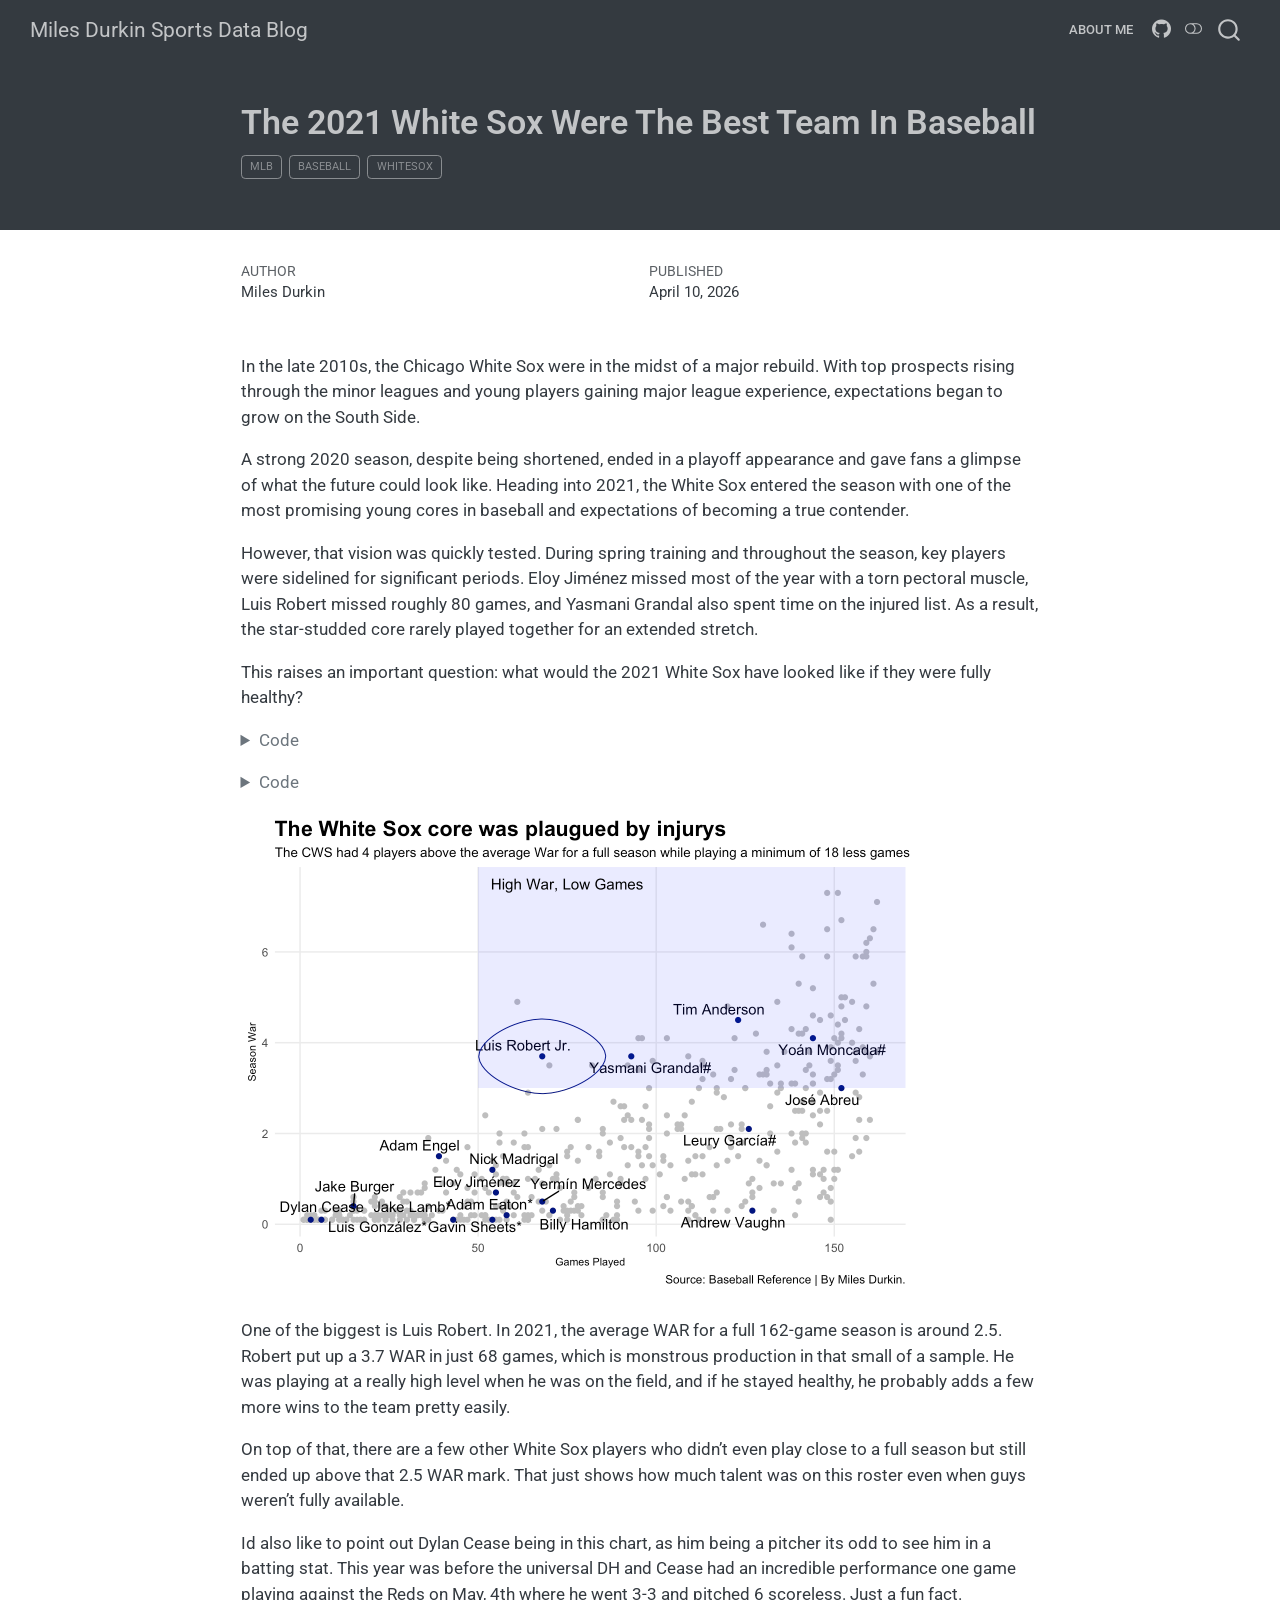
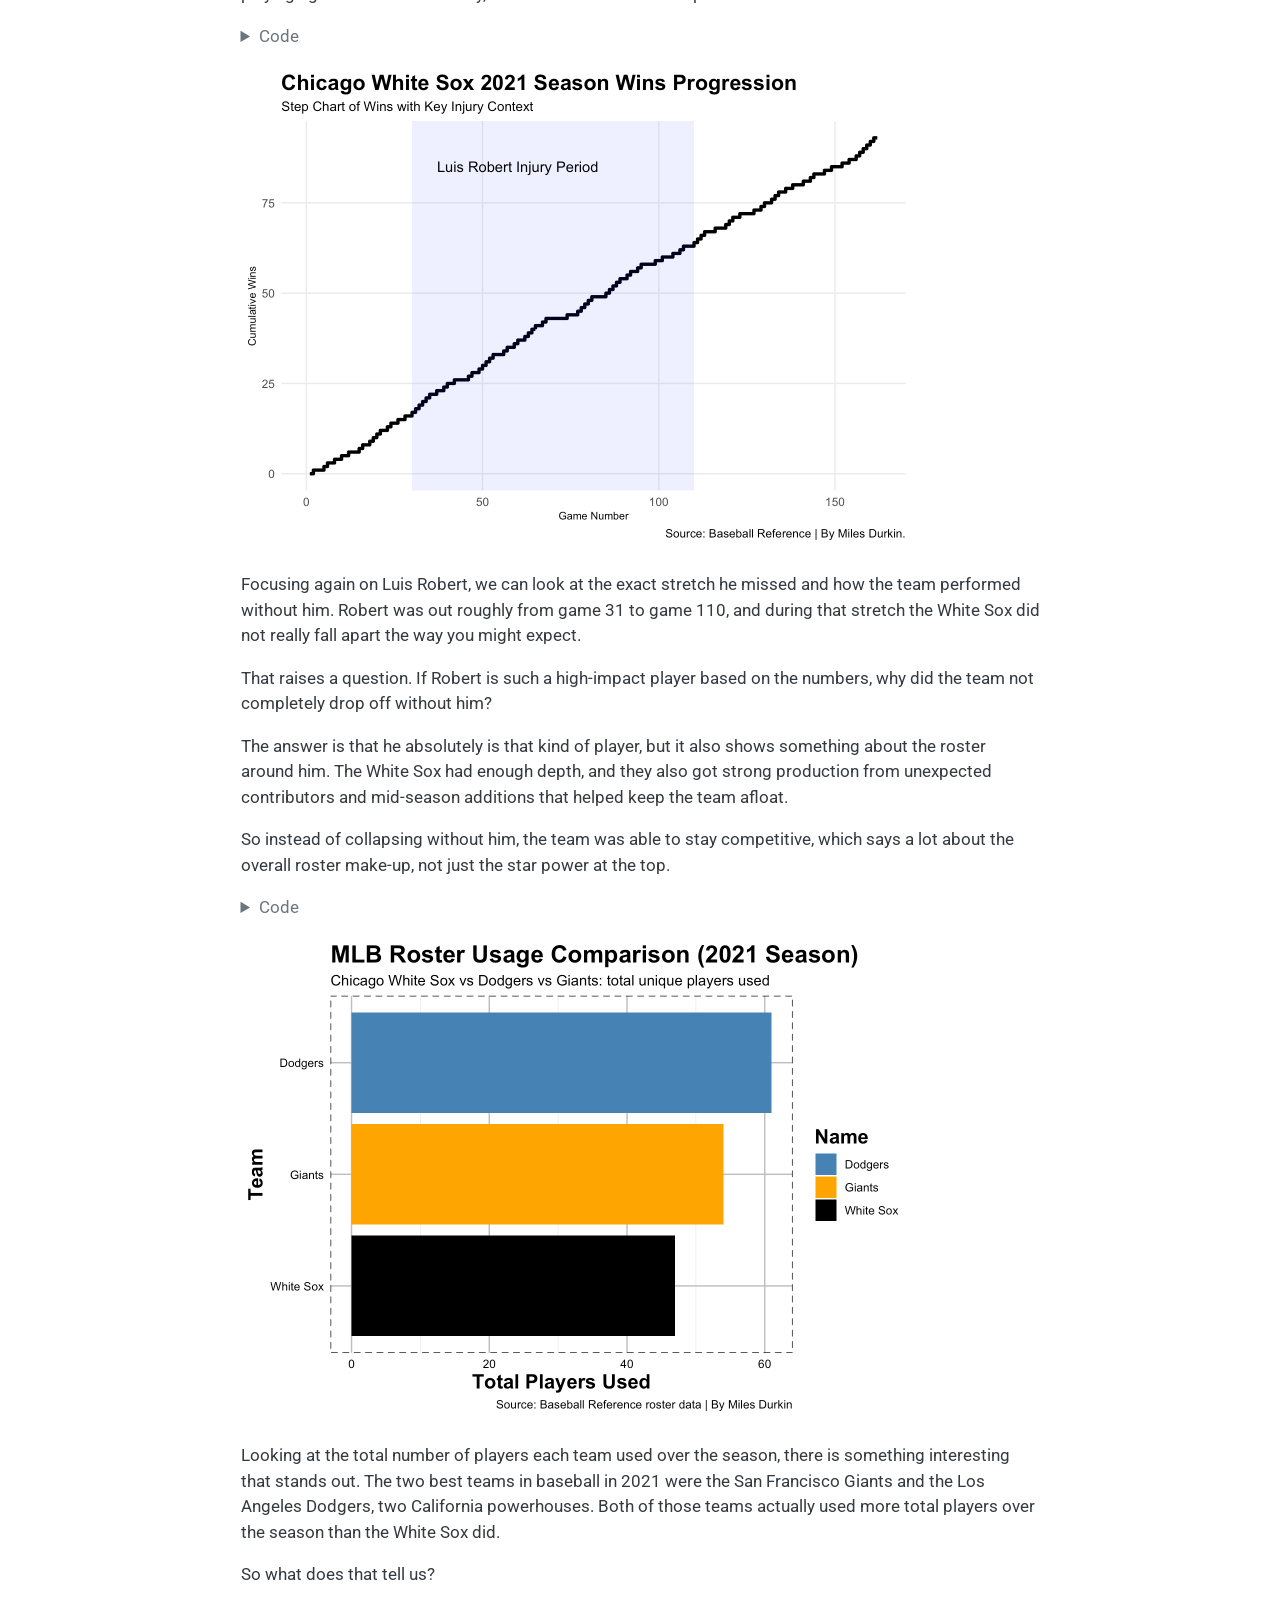
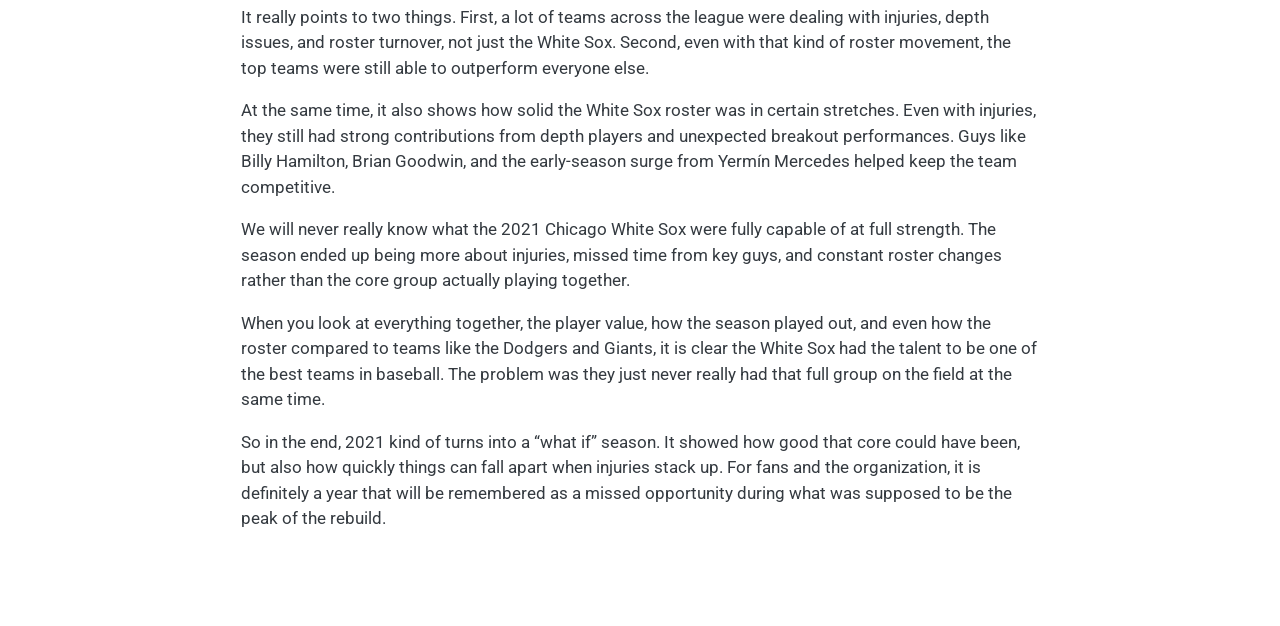
<file: posts/mlb-baseball-whitesox-2021-season-best-team-in-the-league/index.html>
<!DOCTYPE html>
<html xmlns="http://www.w3.org/1999/xhtml" lang="en" xml:lang="en"><head>

<meta charset="utf-8">
<meta name="generator" content="quarto-1.9.36">

<meta name="viewport" content="width=device-width, initial-scale=1.0, user-scalable=yes">

<meta name="author" content="Miles Durkin">
<meta name="dcterms.date" content="2026-04-10">

<title>The 2021 White Sox Were The Best Team In Baseball – Miles Durkin Sports Data Blog</title>
<style>
/* Default styles provided by pandoc.
** See https://pandoc.org/MANUAL.html#variables-for-html for config info.
*/
code{white-space: pre-wrap;}
span.smallcaps{font-variant: small-caps;}
div.columns{display: flex; gap: min(4vw, 1.5em);}
div.column{flex: auto; overflow-x: auto;}
div.hanging-indent{margin-left: 1.5em; text-indent: -1.5em;}
ul.task-list{list-style: none;}
ul.task-list li input[type="checkbox"] {
  width: 0.8em;
  margin: 0 0.8em 0.2em -1em; /* quarto-specific, see https://github.com/quarto-dev/quarto-cli/issues/4556 */ 
  vertical-align: middle;
}
/* CSS for syntax highlighting */
html { -webkit-text-size-adjust: 100%; }
pre > code.sourceCode { white-space: pre; position: relative; }
pre > code.sourceCode > span { display: inline-block; line-height: 1.25; }
pre > code.sourceCode > span:empty { height: 1.2em; }
.sourceCode { overflow: visible; }
code.sourceCode > span { color: inherit; text-decoration: inherit; }
div.sourceCode { margin: 1em 0; }
pre.sourceCode { margin: 0; }
@media screen {
div.sourceCode { overflow: auto; }
}
@media print {
pre > code.sourceCode { white-space: pre-wrap; }
pre > code.sourceCode > span { text-indent: -5em; padding-left: 5em; }
}
pre.numberSource code
  { counter-reset: source-line 0; }
pre.numberSource code > span
  { position: relative; left: -4em; counter-increment: source-line; }
pre.numberSource code > span > a:first-child::before
  { content: counter(source-line);
    position: relative; left: -1em; text-align: right; vertical-align: baseline;
    border: none; display: inline-block;
    -webkit-touch-callout: none; -webkit-user-select: none;
    -khtml-user-select: none; -moz-user-select: none;
    -ms-user-select: none; user-select: none;
    padding: 0 4px; width: 4em;
  }
pre.numberSource { margin-left: 3em;  padding-left: 4px; }
div.sourceCode
  {   }
@media screen {
pre > code.sourceCode > span > a:first-child::before { text-decoration: underline; }
}
</style>


<script src="../../site_libs/quarto-nav/quarto-nav.js"></script>
<script src="../../site_libs/quarto-nav/headroom.min.js"></script>
<script src="../../site_libs/clipboard/clipboard.min.js"></script>
<script src="../../site_libs/quarto-search/autocomplete.umd.js"></script>
<script src="../../site_libs/quarto-search/fuse.min.js"></script>
<script src="../../site_libs/quarto-search/quarto-search.js"></script>
<meta name="quarto:offset" content="../../">
<link href="../../logo.png" rel="icon" type="image/png">
<script src="../../site_libs/quarto-html/quarto.js" type="module"></script>
<script src="../../site_libs/quarto-html/tabsets/tabsets.js" type="module"></script>
<script src="../../site_libs/quarto-html/popper.min.js"></script>
<script src="../../site_libs/quarto-html/tippy.umd.min.js"></script>
<script src="../../site_libs/quarto-html/anchor.min.js"></script>
<link href="../../site_libs/quarto-html/tippy.css" rel="stylesheet">
<link href="../../site_libs/quarto-html/quarto-syntax-highlighting-845c23b38eaddc0f92fda52bfe77a8c8.css" rel="stylesheet" class="quarto-color-scheme" id="quarto-text-highlighting-styles">
<link href="../../site_libs/quarto-html/quarto-syntax-highlighting-dark-f418161beb48e0141c760e455f12af2c.css" rel="stylesheet" class="quarto-color-scheme quarto-color-alternate" id="quarto-text-highlighting-styles">
<link href="../../site_libs/quarto-html/quarto-syntax-highlighting-845c23b38eaddc0f92fda52bfe77a8c8.css" rel="stylesheet" class="quarto-color-scheme-extra" id="quarto-text-highlighting-styles">
<script src="../../site_libs/bootstrap/bootstrap.min.js"></script>
<link href="../../site_libs/bootstrap/bootstrap-icons.css" rel="stylesheet">
<link href="../../site_libs/bootstrap/bootstrap-de60624a5cb141114e0ea2b9bc293073.min.css" rel="stylesheet" append-hash="true" class="quarto-color-scheme" id="quarto-bootstrap" data-mode="light">
<link href="../../site_libs/bootstrap/bootstrap-dark-64955708fb2995d51b11a3f0e864f3ce.min.css" rel="stylesheet" append-hash="true" class="quarto-color-scheme quarto-color-alternate" id="quarto-bootstrap" data-mode="dark">
<link href="../../site_libs/bootstrap/bootstrap-de60624a5cb141114e0ea2b9bc293073.min.css" rel="stylesheet" append-hash="true" class="quarto-color-scheme-extra" id="quarto-bootstrap" data-mode="light">
<script id="quarto-search-options" type="application/json">{
  "location": "navbar",
  "copy-button": false,
  "collapse-after": 3,
  "panel-placement": "end",
  "type": "overlay",
  "limit": 50,
  "keyboard-shortcut": [
    "f",
    "/",
    "s"
  ],
  "show-item-context": false,
  "language": {
    "search-no-results-text": "No results",
    "search-matching-documents-text": "matching documents",
    "search-copy-link-title": "Copy link to search",
    "search-hide-matches-text": "Hide additional matches",
    "search-more-match-text": "more match in this document",
    "search-more-matches-text": "more matches in this document",
    "search-clear-button-title": "Clear",
    "search-text-placeholder": "",
    "search-detached-cancel-button-title": "Cancel",
    "search-submit-button-title": "Submit",
    "search-label": "Search"
  }
}</script>


<link rel="stylesheet" href="../../styles.css">
</head>

<body class="nav-fixed fullcontent quarto-light"><script id="quarto-html-before-body" type="application/javascript">
    const toggleBodyColorMode = (bsSheetEl) => {
      const mode = bsSheetEl.getAttribute("data-mode");
      const bodyEl = window.document.querySelector("body");
      if (mode === "dark") {
        bodyEl.classList.add("quarto-dark");
        bodyEl.classList.remove("quarto-light");
      } else {
        bodyEl.classList.add("quarto-light");
        bodyEl.classList.remove("quarto-dark");
      }
    }
    const toggleBodyColorPrimary = () => {
      const bsSheetEl = window.document.querySelector("link#quarto-bootstrap:not([rel=disabled-stylesheet])");
      if (bsSheetEl) {
        toggleBodyColorMode(bsSheetEl);
      }
    }
    const setColorSchemeToggle = (alternate) => {
      const toggles = window.document.querySelectorAll('.quarto-color-scheme-toggle');
      for (let i=0; i < toggles.length; i++) {
        const toggle = toggles[i];
        if (toggle) {
          if (alternate) {
            toggle.classList.add("alternate");
          } else {
            toggle.classList.remove("alternate");
          }
        }
      }
    };
    const toggleColorMode = (alternate) => {
      // Switch the stylesheets
      const primaryStylesheets = window.document.querySelectorAll('link.quarto-color-scheme:not(.quarto-color-alternate)');
      const alternateStylesheets = window.document.querySelectorAll('link.quarto-color-scheme.quarto-color-alternate');
      manageTransitions('#quarto-margin-sidebar .nav-link', false);
      if (alternate) {
        // note: dark is layered on light, we don't disable primary!
        enableStylesheet(alternateStylesheets);
        for (const sheetNode of alternateStylesheets) {
          if (sheetNode.id === "quarto-bootstrap") {
            toggleBodyColorMode(sheetNode);
          }
        }
      } else {
        disableStylesheet(alternateStylesheets);
        enableStylesheet(primaryStylesheets)
        toggleBodyColorPrimary();
      }
      manageTransitions('#quarto-margin-sidebar .nav-link', true);
      // Switch the toggles
      setColorSchemeToggle(alternate)
      // Hack to workaround the fact that safari doesn't
      // properly recolor the scrollbar when toggling (#1455)
      if (navigator.userAgent.indexOf('Safari') > 0 && navigator.userAgent.indexOf('Chrome') == -1) {
        manageTransitions("body", false);
        window.scrollTo(0, 1);
        setTimeout(() => {
          window.scrollTo(0, 0);
          manageTransitions("body", true);
        }, 40);
      }
    }
    const disableStylesheet = (stylesheets) => {
      for (let i=0; i < stylesheets.length; i++) {
        const stylesheet = stylesheets[i];
        stylesheet.rel = 'disabled-stylesheet';
      }
    }
    const enableStylesheet = (stylesheets) => {
      for (let i=0; i < stylesheets.length; i++) {
        const stylesheet = stylesheets[i];
        if(stylesheet.rel !== 'stylesheet') { // for Chrome, which will still FOUC without this check
          stylesheet.rel = 'stylesheet';
        }
      }
    }
    const manageTransitions = (selector, allowTransitions) => {
      const els = window.document.querySelectorAll(selector);
      for (let i=0; i < els.length; i++) {
        const el = els[i];
        if (allowTransitions) {
          el.classList.remove('notransition');
        } else {
          el.classList.add('notransition');
        }
      }
    }
    const isFileUrl = () => {
      return window.location.protocol === 'file:';
    }
    const hasAlternateSentinel = () => {
      let styleSentinel = getColorSchemeSentinel();
      if (styleSentinel !== null) {
        return styleSentinel === "alternate";
      } else {
        return false;
      }
    }
    const setStyleSentinel = (alternate) => {
      const value = alternate ? "alternate" : "default";
      if (!isFileUrl()) {
        window.localStorage.setItem("quarto-color-scheme", value);
      } else {
        localAlternateSentinel = value;
      }
    }
    const getColorSchemeSentinel = () => {
      if (!isFileUrl()) {
        const storageValue = window.localStorage.getItem("quarto-color-scheme");
        return storageValue != null ? storageValue : localAlternateSentinel;
      } else {
        return localAlternateSentinel;
      }
    }
    const toggleGiscusIfUsed = (isAlternate, darkModeDefault) => {
      const baseTheme = document.querySelector('#giscus-base-theme')?.value ?? 'light';
      const alternateTheme = document.querySelector('#giscus-alt-theme')?.value ?? 'dark';
      let newTheme = '';
      if(authorPrefersDark) {
        newTheme = isAlternate ? baseTheme : alternateTheme;
      } else {
        newTheme = isAlternate ? alternateTheme : baseTheme;
      }
      const changeGiscusTheme = () => {
        // From: https://github.com/giscus/giscus/issues/336
        const sendMessage = (message) => {
          const iframe = document.querySelector('iframe.giscus-frame');
          if (!iframe) return;
          iframe.contentWindow.postMessage({ giscus: message }, 'https://giscus.app');
        }
        sendMessage({
          setConfig: {
            theme: newTheme
          }
        });
      }
      const isGiscussLoaded = window.document.querySelector('iframe.giscus-frame') !== null;
      if (isGiscussLoaded) {
        changeGiscusTheme();
      }
    };
    const authorPrefersDark = false;
    const darkModeDefault = authorPrefersDark;
      document.querySelector('link#quarto-text-highlighting-styles.quarto-color-scheme-extra').rel = 'disabled-stylesheet';
      document.querySelector('link#quarto-bootstrap.quarto-color-scheme-extra').rel = 'disabled-stylesheet';
    let localAlternateSentinel = darkModeDefault ? 'alternate' : 'default';
    // Dark / light mode switch
    window.quartoToggleColorScheme = () => {
      // Read the current dark / light value
      let toAlternate = !hasAlternateSentinel();
      toggleColorMode(toAlternate);
      setStyleSentinel(toAlternate);
      toggleGiscusIfUsed(toAlternate, darkModeDefault);
      window.dispatchEvent(new Event('resize'));
    };
    // Switch to dark mode if need be
    if (hasAlternateSentinel()) {
      toggleColorMode(true);
    } else {
      toggleColorMode(false);
    }
  </script>

<div id="quarto-search-results"></div>
  <header id="quarto-header" class="headroom fixed-top quarto-banner">
    <nav class="navbar navbar-expand-lg " data-bs-theme="dark">
      <div class="navbar-container container-fluid">
      <div class="navbar-brand-container mx-auto">
    <a class="navbar-brand" href="../../index.html">
    <span class="navbar-title">Miles Durkin Sports Data Blog</span>
    </a>
  </div>
            <div id="quarto-search" class="" title="Search"></div>
          <button class="navbar-toggler" type="button" data-bs-toggle="collapse" data-bs-target="#navbarCollapse" aria-controls="navbarCollapse" role="menu" aria-expanded="false" aria-label="Toggle navigation" onclick="if (window.quartoToggleHeadroom) { window.quartoToggleHeadroom(); }">
  <span class="navbar-toggler-icon"></span>
</button>
          <div class="collapse navbar-collapse" id="navbarCollapse">
            <ul class="navbar-nav navbar-nav-scroll ms-auto">
  <li class="nav-item">
    <a class="nav-link" href="../../about.html"> 
<span class="menu-text">About Me</span></a>
  </li>  
  <li class="nav-item compact">
    <a class="nav-link" href="https://github.com/milesdurkin"> <i class="bi bi-github" role="img">
</i> 
<span class="menu-text"></span></a>
  </li>  
</ul>
          </div> <!-- /navcollapse -->
            <div class="quarto-navbar-tools">
  <a href="" class="quarto-color-scheme-toggle quarto-navigation-tool  px-1" onclick="window.quartoToggleColorScheme(); return false;" title="Toggle dark mode"><i class="bi"></i></a>
</div>
      </div> <!-- /container-fluid -->
    </nav>
</header>
<!-- content -->
<header id="title-block-header" class="quarto-title-block default page-columns page-full">
  <div class="quarto-title-banner page-columns page-full">
    <div class="quarto-title column-body">
      <h1 class="title">The 2021 White Sox Were The Best Team In Baseball</h1>
                                <div class="quarto-categories">
                <div class="quarto-category">mlb</div>
                <div class="quarto-category">baseball</div>
                <div class="quarto-category">whitesox</div>
              </div>
                  </div>
  </div>
    
  
  <div class="quarto-title-meta">

      <div>
      <div class="quarto-title-meta-heading">Author</div>
      <div class="quarto-title-meta-contents">
               <p>Miles Durkin </p>
            </div>
    </div>
      
      <div>
      <div class="quarto-title-meta-heading">Published</div>
      <div class="quarto-title-meta-contents">
        <p class="date">April 10, 2026</p>
      </div>
    </div>
    
      
    </div>
    
  
  </header><div id="quarto-content" class="quarto-container page-columns page-rows-contents page-layout-article page-navbar">
<!-- sidebar -->
<!-- margin-sidebar -->
    
<!-- main -->
<main class="content quarto-banner-title-block" id="quarto-document-content">






<p>In the late 2010s, the Chicago White Sox were in the midst of a major rebuild. With top prospects rising through the minor leagues and young players gaining major league experience, expectations began to grow on the South Side.</p>
<p>A strong 2020 season, despite being shortened, ended in a playoff appearance and gave fans a glimpse of what the future could look like. Heading into 2021, the White Sox entered the season with one of the most promising young cores in baseball and expectations of becoming a true contender.</p>
<p>However, that vision was quickly tested. During spring training and throughout the season, key players were sidelined for significant periods. Eloy Jiménez missed most of the year with a torn pectoral muscle, Luis Robert missed roughly 80 games, and Yasmani Grandal also spent time on the injured list. As a result, the star-studded core rarely played together for an extended stretch.</p>
<p>This raises an important question: what would the 2021 White Sox have looked like if they were fully healthy?</p>
<div class="cell">
<details class="code-fold">
<summary>Code</summary>
<div class="code-copy-outer-scaffold"><div class="sourceCode cell-code" id="cb1"><pre class="sourceCode r code-with-copy"><code class="sourceCode r"><span id="cb1-1"><a href="#cb1-1" aria-hidden="true" tabindex="-1"></a><span class="fu">library</span>(tidyverse)</span></code></pre></div><button title="Copy to Clipboard" class="code-copy-button"><i class="bi"></i></button></div>
</details>
</div>
<div class="cell">
<details class="code-fold">
<summary>Code</summary>
<div class="code-copy-outer-scaffold"><div class="sourceCode cell-code" id="cb2"><pre class="sourceCode r code-with-copy"><code class="sourceCode r"><span id="cb2-1"><a href="#cb2-1" aria-hidden="true" tabindex="-1"></a><span class="fu">library</span>(tidyverse)</span>
<span id="cb2-2"><a href="#cb2-2" aria-hidden="true" tabindex="-1"></a><span class="fu">library</span>(ggalt)</span>
<span id="cb2-3"><a href="#cb2-3" aria-hidden="true" tabindex="-1"></a><span class="fu">library</span>(ggrepel)</span>
<span id="cb2-4"><a href="#cb2-4" aria-hidden="true" tabindex="-1"></a></span>
<span id="cb2-5"><a href="#cb2-5" aria-hidden="true" tabindex="-1"></a>PLAYERBATTING <span class="ot">&lt;-</span> <span class="fu">read_csv</span>(<span class="st">"data/2021_MLB_PLAYER_BATTING_DATA.csv"</span>) <span class="sc">|&gt;</span></span>
<span id="cb2-6"><a href="#cb2-6" aria-hidden="true" tabindex="-1"></a>  <span class="fu">filter</span>(WAR <span class="sc">&gt;</span> <span class="dv">0</span>)</span>
<span id="cb2-7"><a href="#cb2-7" aria-hidden="true" tabindex="-1"></a></span>
<span id="cb2-8"><a href="#cb2-8" aria-hidden="true" tabindex="-1"></a>WS <span class="ot">&lt;-</span> PLAYERBATTING <span class="sc">|&gt;</span> <span class="fu">filter</span>(Team <span class="sc">==</span> <span class="st">"CHW"</span>)</span>
<span id="cb2-9"><a href="#cb2-9" aria-hidden="true" tabindex="-1"></a></span>
<span id="cb2-10"><a href="#cb2-10" aria-hidden="true" tabindex="-1"></a>LR <span class="ot">&lt;-</span> WS <span class="sc">|&gt;</span> <span class="fu">filter</span>(Player <span class="sc">==</span> <span class="st">"Luis Robert Jr."</span>)</span>
<span id="cb2-11"><a href="#cb2-11" aria-hidden="true" tabindex="-1"></a></span>
<span id="cb2-12"><a href="#cb2-12" aria-hidden="true" tabindex="-1"></a><span class="fu">ggplot</span>() <span class="sc">+</span> </span>
<span id="cb2-13"><a href="#cb2-13" aria-hidden="true" tabindex="-1"></a>  <span class="fu">geom_point</span>(<span class="at">data=</span>PLAYERBATTING, <span class="fu">aes</span>(<span class="at">x=</span>G, <span class="at">y=</span>WAR), <span class="at">color=</span><span class="st">"grey"</span>) <span class="sc">+</span></span>
<span id="cb2-14"><a href="#cb2-14" aria-hidden="true" tabindex="-1"></a>  <span class="fu">geom_point</span>(<span class="at">data=</span>WS, <span class="fu">aes</span>(<span class="at">x=</span>G, <span class="at">y=</span>WAR), <span class="at">color=</span><span class="st">"navy"</span>) <span class="sc">+</span></span>
<span id="cb2-15"><a href="#cb2-15" aria-hidden="true" tabindex="-1"></a>  <span class="fu">geom_text_repel</span>(<span class="at">data=</span>WS, <span class="fu">aes</span>(<span class="at">x=</span>G, <span class="at">y=</span>WAR, <span class="at">label=</span>Player)) <span class="sc">+</span> </span>
<span id="cb2-16"><a href="#cb2-16" aria-hidden="true" tabindex="-1"></a>  <span class="fu">geom_encircle</span>(<span class="at">data=</span>LR, <span class="fu">aes</span>(<span class="at">x=</span>G, <span class="at">y=</span>WAR), <span class="at">s_shape=</span>.<span class="dv">001</span>, <span class="at">expand=</span>.<span class="dv">001</span>, <span class="at">colour=</span><span class="st">"navy"</span>) <span class="sc">+</span></span>
<span id="cb2-17"><a href="#cb2-17" aria-hidden="true" tabindex="-1"></a>  <span class="fu">annotate</span>(<span class="st">"rect"</span>, <span class="at">fill =</span> <span class="st">"blue"</span>, <span class="at">alpha =</span> <span class="fl">0.1</span>, </span>
<span id="cb2-18"><a href="#cb2-18" aria-hidden="true" tabindex="-1"></a>        <span class="at">xmin =</span> <span class="dv">50</span>, <span class="at">xmax =</span> <span class="cn">Inf</span>,</span>
<span id="cb2-19"><a href="#cb2-19" aria-hidden="true" tabindex="-1"></a>        <span class="at">ymin =</span> <span class="dv">3</span>, <span class="at">ymax =</span> <span class="cn">Inf</span>) <span class="sc">+</span></span>
<span id="cb2-20"><a href="#cb2-20" aria-hidden="true" tabindex="-1"></a>  <span class="fu">geom_text</span>(<span class="fu">aes</span>(<span class="at">x=</span><span class="dv">75</span>, <span class="at">y=</span><span class="fl">7.5</span>, <span class="at">label=</span><span class="st">"High War, Low Games"</span>), <span class="at">size=</span><span class="dv">4</span>) <span class="sc">+</span></span>
<span id="cb2-21"><a href="#cb2-21" aria-hidden="true" tabindex="-1"></a>  <span class="fu">labs</span>(<span class="at">title=</span><span class="st">"The White Sox core was plaugued by injurys "</span>, <span class="at">subtitle=</span><span class="st">"The CWS had 4 players above the average War for a full season while playing a minimum of 18 less games"</span>, <span class="at">x=</span><span class="st">"Games Played"</span>, <span class="at">y=</span><span class="st">"Season War"</span>, <span class="at">caption =</span> <span class="st">"Source: Baseball Reference | By Miles Durkin."</span>) <span class="sc">+</span> </span>
<span id="cb2-22"><a href="#cb2-22" aria-hidden="true" tabindex="-1"></a>  <span class="fu">theme_minimal</span>() <span class="sc">+</span> </span>
<span id="cb2-23"><a href="#cb2-23" aria-hidden="true" tabindex="-1"></a>  <span class="fu">theme</span>(</span>
<span id="cb2-24"><a href="#cb2-24" aria-hidden="true" tabindex="-1"></a>    <span class="at">plot.title =</span> <span class="fu">element_text</span>(<span class="at">size =</span> <span class="dv">16</span>, <span class="at">face =</span> <span class="st">"bold"</span>),</span>
<span id="cb2-25"><a href="#cb2-25" aria-hidden="true" tabindex="-1"></a>    <span class="at">axis.title =</span> <span class="fu">element_text</span>(<span class="at">size =</span> <span class="dv">8</span>), </span>
<span id="cb2-26"><a href="#cb2-26" aria-hidden="true" tabindex="-1"></a>    <span class="at">plot.subtitle =</span> <span class="fu">element_text</span>(<span class="at">size=</span><span class="dv">10</span>), </span>
<span id="cb2-27"><a href="#cb2-27" aria-hidden="true" tabindex="-1"></a>    <span class="at">panel.grid.minor =</span> <span class="fu">element_blank</span>()</span>
<span id="cb2-28"><a href="#cb2-28" aria-hidden="true" tabindex="-1"></a>    )</span></code></pre></div><button title="Copy to Clipboard" class="code-copy-button"><i class="bi"></i></button></div>
</details>
<div class="cell-output-display">
<div>
<figure class="figure">
<p><img src="index_files/figure-html/unnamed-chunk-2-1.png" class="img-fluid figure-img" width="672"></p>
</figure>
</div>
</div>
</div>
<p>One of the biggest is Luis Robert. In 2021, the average WAR for a full 162-game season is around 2.5. Robert put up a 3.7 WAR in just 68 games, which is monstrous production in that small of a sample. He was playing at a really high level when he was on the field, and if he stayed healthy, he probably adds a few more wins to the team pretty easily.</p>
<p>On top of that, there are a few other White Sox players who didn’t even play close to a full season but still ended up above that 2.5 WAR mark. That just shows how much talent was on this roster even when guys weren’t fully available.</p>
<p>Id also like to point out Dylan Cease being in this chart, as him being a pitcher its odd to see him in a batting stat. This year was before the universal DH and Cease had an incredible performance one game playing against the Reds on May, 4th where he went 3-3 and pitched 6 scoreless. Just a fun fact.</p>
<div class="cell">
<details class="code-fold">
<summary>Code</summary>
<div class="code-copy-outer-scaffold"><div class="sourceCode cell-code" id="cb3"><pre class="sourceCode r code-with-copy"><code class="sourceCode r"><span id="cb3-1"><a href="#cb3-1" aria-hidden="true" tabindex="-1"></a><span class="fu">library</span>(tidyverse)</span>
<span id="cb3-2"><a href="#cb3-2" aria-hidden="true" tabindex="-1"></a></span>
<span id="cb3-3"><a href="#cb3-3" aria-hidden="true" tabindex="-1"></a>WS_WIN_LOSS <span class="ot">&lt;-</span> <span class="fu">read.csv</span>(<span class="st">"data/WHITESOX_YEAR_RECORD.csv"</span>)</span>
<span id="cb3-4"><a href="#cb3-4" aria-hidden="true" tabindex="-1"></a></span>
<span id="cb3-5"><a href="#cb3-5" aria-hidden="true" tabindex="-1"></a></span>
<span id="cb3-6"><a href="#cb3-6" aria-hidden="true" tabindex="-1"></a>WS_WIN_LOSS_CLEAN <span class="ot">&lt;-</span> WS_WIN_LOSS <span class="sc">|&gt;</span></span>
<span id="cb3-7"><a href="#cb3-7" aria-hidden="true" tabindex="-1"></a>  <span class="fu">mutate</span>( <span class="at">W.L =</span> <span class="fu">gsub</span>(<span class="st">"W.*"</span>, <span class="st">"1"</span>, W.L), <span class="at">W.L =</span> <span class="fu">gsub</span>(<span class="st">"L.*"</span>, <span class="st">"0"</span>, W.L), <span class="at">Win =</span> <span class="fu">as.numeric</span>(W.L), </span>
<span id="cb3-8"><a href="#cb3-8" aria-hidden="true" tabindex="-1"></a>          <span class="at">Game =</span> <span class="fu">row_number</span>(),</span>
<span id="cb3-9"><a href="#cb3-9" aria-hidden="true" tabindex="-1"></a>    <span class="at">Cum_Wins =</span> <span class="fu">cumsum</span>(Win)) </span>
<span id="cb3-10"><a href="#cb3-10" aria-hidden="true" tabindex="-1"></a></span>
<span id="cb3-11"><a href="#cb3-11" aria-hidden="true" tabindex="-1"></a><span class="fu">ggplot</span>() <span class="sc">+</span></span>
<span id="cb3-12"><a href="#cb3-12" aria-hidden="true" tabindex="-1"></a>  <span class="fu">geom_step</span>(</span>
<span id="cb3-13"><a href="#cb3-13" aria-hidden="true" tabindex="-1"></a>    <span class="at">data =</span> WS_WIN_LOSS_CLEAN,</span>
<span id="cb3-14"><a href="#cb3-14" aria-hidden="true" tabindex="-1"></a>    <span class="fu">aes</span>(<span class="at">x =</span> Game, <span class="at">y =</span> Cum_Wins),</span>
<span id="cb3-15"><a href="#cb3-15" aria-hidden="true" tabindex="-1"></a>    <span class="at">color =</span> <span class="st">"black"</span>,</span>
<span id="cb3-16"><a href="#cb3-16" aria-hidden="true" tabindex="-1"></a>    <span class="at">linewidth =</span> <span class="fl">1.2</span></span>
<span id="cb3-17"><a href="#cb3-17" aria-hidden="true" tabindex="-1"></a>  ) <span class="sc">+</span></span>
<span id="cb3-18"><a href="#cb3-18" aria-hidden="true" tabindex="-1"></a>  </span>
<span id="cb3-19"><a href="#cb3-19" aria-hidden="true" tabindex="-1"></a>  <span class="fu">annotate</span>(</span>
<span id="cb3-20"><a href="#cb3-20" aria-hidden="true" tabindex="-1"></a>    <span class="st">"rect"</span>,</span>
<span id="cb3-21"><a href="#cb3-21" aria-hidden="true" tabindex="-1"></a>    <span class="at">xmin =</span> <span class="dv">30</span>, <span class="at">xmax =</span> <span class="dv">110</span>,</span>
<span id="cb3-22"><a href="#cb3-22" aria-hidden="true" tabindex="-1"></a>    <span class="at">ymin =</span> <span class="sc">-</span><span class="cn">Inf</span>, <span class="at">ymax =</span> <span class="cn">Inf</span>,</span>
<span id="cb3-23"><a href="#cb3-23" aria-hidden="true" tabindex="-1"></a>    <span class="at">fill =</span> <span class="st">"blue"</span>, <span class="at">alpha =</span> <span class="fl">0.08</span></span>
<span id="cb3-24"><a href="#cb3-24" aria-hidden="true" tabindex="-1"></a>  ) <span class="sc">+</span></span>
<span id="cb3-25"><a href="#cb3-25" aria-hidden="true" tabindex="-1"></a>  </span>
<span id="cb3-26"><a href="#cb3-26" aria-hidden="true" tabindex="-1"></a>  <span class="fu">annotate</span>(</span>
<span id="cb3-27"><a href="#cb3-27" aria-hidden="true" tabindex="-1"></a>    <span class="st">"text"</span>,</span>
<span id="cb3-28"><a href="#cb3-28" aria-hidden="true" tabindex="-1"></a>    <span class="at">x =</span> <span class="dv">60</span>,</span>
<span id="cb3-29"><a href="#cb3-29" aria-hidden="true" tabindex="-1"></a>    <span class="at">y =</span> <span class="dv">85</span>,</span>
<span id="cb3-30"><a href="#cb3-30" aria-hidden="true" tabindex="-1"></a>    <span class="at">label =</span> <span class="st">"Luis Robert Injury Period"</span></span>
<span id="cb3-31"><a href="#cb3-31" aria-hidden="true" tabindex="-1"></a>  ) <span class="sc">+</span></span>
<span id="cb3-32"><a href="#cb3-32" aria-hidden="true" tabindex="-1"></a>  </span>
<span id="cb3-33"><a href="#cb3-33" aria-hidden="true" tabindex="-1"></a>  <span class="fu">labs</span>(</span>
<span id="cb3-34"><a href="#cb3-34" aria-hidden="true" tabindex="-1"></a>    <span class="at">x =</span> <span class="st">"Game Number"</span>, <span class="at">y =</span> <span class="st">"Cumulative Wins"</span>, <span class="at">title =</span> <span class="st">"Chicago White Sox 2021 Season Wins Progression"</span>, <span class="at">subtitle =</span> <span class="st">"Step Chart of Wins with Key Injury Context"</span>, <span class="at">caption =</span> <span class="st">"Source: Baseball Reference | By Miles Durkin."</span></span>
<span id="cb3-35"><a href="#cb3-35" aria-hidden="true" tabindex="-1"></a>  ) <span class="sc">+</span></span>
<span id="cb3-36"><a href="#cb3-36" aria-hidden="true" tabindex="-1"></a>  </span>
<span id="cb3-37"><a href="#cb3-37" aria-hidden="true" tabindex="-1"></a>  <span class="fu">theme_minimal</span>() <span class="sc">+</span></span>
<span id="cb3-38"><a href="#cb3-38" aria-hidden="true" tabindex="-1"></a>  <span class="fu">theme</span>(</span>
<span id="cb3-39"><a href="#cb3-39" aria-hidden="true" tabindex="-1"></a>    <span class="at">plot.title =</span> <span class="fu">element_text</span>(<span class="at">size =</span> <span class="dv">16</span>, <span class="at">face =</span> <span class="st">"bold"</span>),</span>
<span id="cb3-40"><a href="#cb3-40" aria-hidden="true" tabindex="-1"></a>    <span class="at">plot.subtitle =</span> <span class="fu">element_text</span>(<span class="at">size =</span> <span class="dv">10</span>),</span>
<span id="cb3-41"><a href="#cb3-41" aria-hidden="true" tabindex="-1"></a>    <span class="at">axis.title =</span> <span class="fu">element_text</span>(<span class="at">size =</span> <span class="dv">8</span>),</span>
<span id="cb3-42"><a href="#cb3-42" aria-hidden="true" tabindex="-1"></a>    <span class="at">panel.grid.minor =</span> <span class="fu">element_blank</span>()</span>
<span id="cb3-43"><a href="#cb3-43" aria-hidden="true" tabindex="-1"></a>  )</span></code></pre></div><button title="Copy to Clipboard" class="code-copy-button"><i class="bi"></i></button></div>
</details>
<div class="cell-output-display">
<div>
<figure class="figure">
<p><img src="index_files/figure-html/unnamed-chunk-3-1.png" class="img-fluid figure-img" width="672"></p>
</figure>
</div>
</div>
</div>
<p>Focusing again on Luis Robert, we can look at the exact stretch he missed and how the team performed without him. Robert was out roughly from game 31 to game 110, and during that stretch the White Sox did not really fall apart the way you might expect.</p>
<p>That raises a question. If Robert is such a high-impact player based on the numbers, why did the team not completely drop off without him?</p>
<p>The answer is that he absolutely is that kind of player, but it also shows something about the roster around him. The White Sox had enough depth, and they also got strong production from unexpected contributors and mid-season additions that helped keep the team afloat.</p>
<p>So instead of collapsing without him, the team was able to stay competitive, which says a lot about the overall roster make-up, not just the star power at the top.</p>
<div class="cell">
<details class="code-fold">
<summary>Code</summary>
<div class="code-copy-outer-scaffold"><div class="sourceCode cell-code" id="cb4"><pre class="sourceCode r code-with-copy"><code class="sourceCode r"><span id="cb4-1"><a href="#cb4-1" aria-hidden="true" tabindex="-1"></a><span class="fu">library</span>(tidyverse)</span>
<span id="cb4-2"><a href="#cb4-2" aria-hidden="true" tabindex="-1"></a><span class="fu">library</span>(ggalt)</span>
<span id="cb4-3"><a href="#cb4-3" aria-hidden="true" tabindex="-1"></a><span class="fu">library</span>(ggrepel)</span>
<span id="cb4-4"><a href="#cb4-4" aria-hidden="true" tabindex="-1"></a></span>
<span id="cb4-5"><a href="#cb4-5" aria-hidden="true" tabindex="-1"></a>WSROSTER <span class="ot">&lt;-</span> <span class="fu">read.csv</span>(<span class="st">"data/WS_FULL_SEASON_ROSTER.csv"</span>)</span>
<span id="cb4-6"><a href="#cb4-6" aria-hidden="true" tabindex="-1"></a></span>
<span id="cb4-7"><a href="#cb4-7" aria-hidden="true" tabindex="-1"></a>LAROSTER <span class="ot">&lt;-</span> <span class="fu">read.csv</span>(<span class="st">"data/LAD_SEASON_ROSTER.csv"</span>)</span>
<span id="cb4-8"><a href="#cb4-8" aria-hidden="true" tabindex="-1"></a></span>
<span id="cb4-9"><a href="#cb4-9" aria-hidden="true" tabindex="-1"></a>SFROSTER <span class="ot">&lt;-</span> <span class="fu">read.csv</span>(<span class="st">"data/SF_SEASON_ROSTER.csv"</span>)</span>
<span id="cb4-10"><a href="#cb4-10" aria-hidden="true" tabindex="-1"></a></span>
<span id="cb4-11"><a href="#cb4-11" aria-hidden="true" tabindex="-1"></a><span class="fu">library</span>(tidyverse)</span>
<span id="cb4-12"><a href="#cb4-12" aria-hidden="true" tabindex="-1"></a></span>
<span id="cb4-13"><a href="#cb4-13" aria-hidden="true" tabindex="-1"></a>WS <span class="ot">&lt;-</span> WSROSTER <span class="sc">|&gt;</span></span>
<span id="cb4-14"><a href="#cb4-14" aria-hidden="true" tabindex="-1"></a>  <span class="fu">summarise</span>(</span>
<span id="cb4-15"><a href="#cb4-15" aria-hidden="true" tabindex="-1"></a>    <span class="at">Name =</span> <span class="st">"White Sox"</span>,</span>
<span id="cb4-16"><a href="#cb4-16" aria-hidden="true" tabindex="-1"></a>    <span class="at">Players =</span> <span class="fu">n_distinct</span>(Player))</span>
<span id="cb4-17"><a href="#cb4-17" aria-hidden="true" tabindex="-1"></a></span>
<span id="cb4-18"><a href="#cb4-18" aria-hidden="true" tabindex="-1"></a>LAD <span class="ot">&lt;-</span> LAROSTER <span class="sc">|&gt;</span></span>
<span id="cb4-19"><a href="#cb4-19" aria-hidden="true" tabindex="-1"></a>  <span class="fu">summarise</span>(</span>
<span id="cb4-20"><a href="#cb4-20" aria-hidden="true" tabindex="-1"></a>    <span class="at">Name =</span> <span class="st">"Dodgers"</span>,</span>
<span id="cb4-21"><a href="#cb4-21" aria-hidden="true" tabindex="-1"></a>    <span class="at">Players =</span> <span class="fu">n_distinct</span>(Player))</span>
<span id="cb4-22"><a href="#cb4-22" aria-hidden="true" tabindex="-1"></a></span>
<span id="cb4-23"><a href="#cb4-23" aria-hidden="true" tabindex="-1"></a>SF <span class="ot">&lt;-</span> SFROSTER <span class="sc">|&gt;</span></span>
<span id="cb4-24"><a href="#cb4-24" aria-hidden="true" tabindex="-1"></a>  <span class="fu">summarise</span>(</span>
<span id="cb4-25"><a href="#cb4-25" aria-hidden="true" tabindex="-1"></a>    <span class="at">Name =</span> <span class="st">"Giants"</span>,</span>
<span id="cb4-26"><a href="#cb4-26" aria-hidden="true" tabindex="-1"></a>    <span class="at">Players =</span> <span class="fu">n_distinct</span>(Player))</span>
<span id="cb4-27"><a href="#cb4-27" aria-hidden="true" tabindex="-1"></a></span>
<span id="cb4-28"><a href="#cb4-28" aria-hidden="true" tabindex="-1"></a>BIGTHREE <span class="ot">&lt;-</span> <span class="fu">bind_rows</span>(WS, LAD, SF)</span>
<span id="cb4-29"><a href="#cb4-29" aria-hidden="true" tabindex="-1"></a></span>
<span id="cb4-30"><a href="#cb4-30" aria-hidden="true" tabindex="-1"></a><span class="fu">ggplot</span>() <span class="sc">+</span></span>
<span id="cb4-31"><a href="#cb4-31" aria-hidden="true" tabindex="-1"></a>  <span class="fu">geom_bar</span>(</span>
<span id="cb4-32"><a href="#cb4-32" aria-hidden="true" tabindex="-1"></a>    <span class="at">data =</span> BIGTHREE,</span>
<span id="cb4-33"><a href="#cb4-33" aria-hidden="true" tabindex="-1"></a>    <span class="fu">aes</span>(<span class="at">x =</span> <span class="fu">reorder</span>(Name, Players), <span class="at">weight =</span> Players, <span class="at">fill =</span> Name)) <span class="sc">+</span></span>
<span id="cb4-34"><a href="#cb4-34" aria-hidden="true" tabindex="-1"></a>  <span class="fu">coord_flip</span>() <span class="sc">+</span></span>
<span id="cb4-35"><a href="#cb4-35" aria-hidden="true" tabindex="-1"></a>  <span class="fu">scale_fill_manual</span>(<span class="at">values =</span> <span class="fu">c</span>(</span>
<span id="cb4-36"><a href="#cb4-36" aria-hidden="true" tabindex="-1"></a>    <span class="st">"White Sox"</span> <span class="ot">=</span> <span class="st">"black"</span>,</span>
<span id="cb4-37"><a href="#cb4-37" aria-hidden="true" tabindex="-1"></a>    <span class="st">"Dodgers"</span> <span class="ot">=</span> <span class="st">"steelblue"</span>,</span>
<span id="cb4-38"><a href="#cb4-38" aria-hidden="true" tabindex="-1"></a>    <span class="st">"Giants"</span> <span class="ot">=</span> <span class="st">"orange"</span>)) <span class="sc">+</span></span>
<span id="cb4-39"><a href="#cb4-39" aria-hidden="true" tabindex="-1"></a>  <span class="fu">labs</span>(</span>
<span id="cb4-40"><a href="#cb4-40" aria-hidden="true" tabindex="-1"></a>    <span class="at">title =</span> <span class="st">"MLB Roster Usage Comparison (2021 Season)"</span>, <span class="at">subtitle =</span> <span class="st">"Chicago White Sox vs Dodgers vs Giants: total unique players used"</span>, <span class="at">x =</span> <span class="st">"Team"</span>, <span class="at">y =</span> <span class="st">"Total Players Used"</span>, <span class="at">caption =</span> <span class="st">"Source: Baseball Reference roster data | By Miles Durkin"</span>) <span class="sc">+</span></span>
<span id="cb4-41"><a href="#cb4-41" aria-hidden="true" tabindex="-1"></a>  <span class="fu">theme_minimal</span>() <span class="sc">+</span></span>
<span id="cb4-42"><a href="#cb4-42" aria-hidden="true" tabindex="-1"></a>  <span class="fu">theme</span>(</span>
<span id="cb4-43"><a href="#cb4-43" aria-hidden="true" tabindex="-1"></a>    <span class="at">title =</span> <span class="fu">element_text</span>(<span class="at">color =</span> <span class="st">"black"</span>, <span class="at">size =</span> <span class="dv">15</span>, <span class="at">face =</span> <span class="st">"bold"</span>),</span>
<span id="cb4-44"><a href="#cb4-44" aria-hidden="true" tabindex="-1"></a>    <span class="at">plot.background =</span> <span class="fu">element_rect</span>(<span class="at">fill =</span> <span class="st">"white"</span>),</span>
<span id="cb4-45"><a href="#cb4-45" aria-hidden="true" tabindex="-1"></a>    <span class="at">panel.border =</span> <span class="fu">element_rect</span>(<span class="at">linetype =</span> <span class="st">"dashed"</span>, <span class="at">fill =</span> <span class="cn">NA</span>),</span>
<span id="cb4-46"><a href="#cb4-46" aria-hidden="true" tabindex="-1"></a>    <span class="at">panel.grid.major =</span> <span class="fu">element_line</span>(<span class="at">colour =</span> <span class="st">"grey"</span>),</span>
<span id="cb4-47"><a href="#cb4-47" aria-hidden="true" tabindex="-1"></a>    <span class="at">axis.text =</span> <span class="fu">element_text</span>(<span class="at">color =</span> <span class="st">"black"</span>),</span>
<span id="cb4-48"><a href="#cb4-48" aria-hidden="true" tabindex="-1"></a>  )</span></code></pre></div><button title="Copy to Clipboard" class="code-copy-button"><i class="bi"></i></button></div>
</details>
<div class="cell-output-display">
<div>
<figure class="figure">
<p><img src="index_files/figure-html/unnamed-chunk-4-1.png" class="img-fluid figure-img" width="672"></p>
</figure>
</div>
</div>
</div>
<p>Looking at the total number of players each team used over the season, there is something interesting that stands out. The two best teams in baseball in 2021 were the San Francisco Giants and the Los Angeles Dodgers, two California powerhouses. Both of those teams actually used more total players over the season than the White Sox did.</p>
<p>So what does that tell us?</p>
<p>It really points to two things. First, a lot of teams across the league were dealing with injuries, depth issues, and roster turnover, not just the White Sox. Second, even with that kind of roster movement, the top teams were still able to outperform everyone else.</p>
<p>At the same time, it also shows how solid the White Sox roster was in certain stretches. Even with injuries, they still had strong contributions from depth players and unexpected breakout performances. Guys like Billy Hamilton, Brian Goodwin, and the early-season surge from Yermín Mercedes helped keep the team competitive.</p>
<p>We will never really know what the 2021 Chicago White Sox were fully capable of at full strength. The season ended up being more about injuries, missed time from key guys, and constant roster changes rather than the core group actually playing together.</p>
<p>When you look at everything together, the player value, how the season played out, and even how the roster compared to teams like the Dodgers and Giants, it is clear the White Sox had the talent to be one of the best teams in baseball. The problem was they just never really had that full group on the field at the same time.</p>
<p>So in the end, 2021 kind of turns into a “what if” season. It showed how good that core could have been, but also how quickly things can fall apart when injuries stack up. For fans and the organization, it is definitely a year that will be remembered as a missed opportunity during what was supposed to be the peak of the rebuild.</p>



</main> <!-- /main -->
<script id="quarto-html-after-body" type="application/javascript">
  window.document.addEventListener("DOMContentLoaded", function (event) {
    // Ensure there is a toggle, if there isn't float one in the top right
    if (window.document.querySelector('.quarto-color-scheme-toggle') === null) {
      const a = window.document.createElement('a');
      a.classList.add('top-right');
      a.classList.add('quarto-color-scheme-toggle');
      a.href = "";
      a.onclick = function() { try { window.quartoToggleColorScheme(); } catch {} return false; };
      const i = window.document.createElement("i");
      i.classList.add('bi');
      a.appendChild(i);
      window.document.body.appendChild(a);
    }
    setColorSchemeToggle(hasAlternateSentinel())
    const icon = "";
    const anchorJS = new window.AnchorJS();
    anchorJS.options = {
      placement: 'right',
      icon: icon
    };
    anchorJS.add('.anchored');
    const isCodeAnnotation = (el) => {
      for (const clz of el.classList) {
        if (clz.startsWith('code-annotation-')) {                     
          return true;
        }
      }
      return false;
    }
    const onCopySuccess = function(e) {
      // button target
      const button = e.trigger;
      // don't keep focus
      button.blur();
      // flash "checked"
      button.classList.add('code-copy-button-checked');
      var currentTitle = button.getAttribute("title");
      button.setAttribute("title", "Copied!");
      let tooltip;
      if (window.bootstrap) {
        button.setAttribute("data-bs-toggle", "tooltip");
        button.setAttribute("data-bs-placement", "left");
        button.setAttribute("data-bs-title", "Copied!");
        tooltip = new bootstrap.Tooltip(button, 
          { trigger: "manual", 
            customClass: "code-copy-button-tooltip",
            offset: [0, -8]});
        tooltip.show();    
      }
      setTimeout(function() {
        if (tooltip) {
          tooltip.hide();
          button.removeAttribute("data-bs-title");
          button.removeAttribute("data-bs-toggle");
          button.removeAttribute("data-bs-placement");
        }
        button.setAttribute("title", currentTitle);
        button.classList.remove('code-copy-button-checked');
      }, 1000);
      // clear code selection
      e.clearSelection();
    }
    const getTextToCopy = function(trigger) {
      const outerScaffold = trigger.parentElement.cloneNode(true);
      const codeEl = outerScaffold.querySelector('code');
      for (const childEl of codeEl.children) {
        if (isCodeAnnotation(childEl)) {
          childEl.remove();
        }
      }
      return codeEl.innerText;
    }
    const clipboard = new window.ClipboardJS('.code-copy-button:not([data-in-quarto-modal])', {
      text: getTextToCopy
    });
    clipboard.on('success', onCopySuccess);
    if (window.document.getElementById('quarto-embedded-source-code-modal')) {
      const clipboardModal = new window.ClipboardJS('.code-copy-button[data-in-quarto-modal]', {
        text: getTextToCopy,
        container: window.document.getElementById('quarto-embedded-source-code-modal')
      });
      clipboardModal.on('success', onCopySuccess);
    }
      var localhostRegex = new RegExp(/^(?:http|https):\/\/localhost\:?[0-9]*\//);
      var mailtoRegex = new RegExp(/^mailto:/);
        var filterRegex = new RegExp('/' + window.location.host + '/');
      var isInternal = (href) => {
          return filterRegex.test(href) || localhostRegex.test(href) || mailtoRegex.test(href);
      }
      // Inspect non-navigation links and adorn them if external
     var links = window.document.querySelectorAll('a[href]:not(.nav-link):not(.navbar-brand):not(.toc-action):not(.sidebar-link):not(.sidebar-item-toggle):not(.pagination-link):not(.no-external):not([aria-hidden]):not(.dropdown-item):not(.quarto-navigation-tool):not(.about-link)');
      for (var i=0; i<links.length; i++) {
        const link = links[i];
        if (!isInternal(link.href)) {
          // undo the damage that might have been done by quarto-nav.js in the case of
          // links that we want to consider external
          if (link.dataset.originalHref !== undefined) {
            link.href = link.dataset.originalHref;
          }
        }
      }
    function tippyHover(el, contentFn, onTriggerFn, onUntriggerFn) {
      const config = {
        allowHTML: true,
        maxWidth: 500,
        delay: 100,
        arrow: false,
        appendTo: function(el) {
            return el.parentElement;
        },
        interactive: true,
        interactiveBorder: 10,
        theme: 'quarto',
        placement: 'bottom-start',
      };
      if (contentFn) {
        config.content = contentFn;
      }
      if (onTriggerFn) {
        config.onTrigger = onTriggerFn;
      }
      if (onUntriggerFn) {
        config.onUntrigger = onUntriggerFn;
      }
      window.tippy(el, config); 
    }
    const noterefs = window.document.querySelectorAll('a[role="doc-noteref"]');
    for (var i=0; i<noterefs.length; i++) {
      const ref = noterefs[i];
      tippyHover(ref, function() {
        // use id or data attribute instead here
        let href = ref.getAttribute('data-footnote-href') || ref.getAttribute('href');
        try { href = new URL(href).hash; } catch {}
        const id = href.replace(/^#\/?/, "");
        const note = window.document.getElementById(id);
        if (note) {
          return note.innerHTML;
        } else {
          return "";
        }
      });
    }
    const xrefs = window.document.querySelectorAll('a.quarto-xref');
    const processXRef = (id, note) => {
      // Strip column container classes
      const stripColumnClz = (el) => {
        el.classList.remove("page-full", "page-columns");
        if (el.children) {
          for (const child of el.children) {
            stripColumnClz(child);
          }
        }
      }
      stripColumnClz(note)
      if (id === null || id.startsWith('sec-')) {
        // Special case sections, only their first couple elements
        const container = document.createElement("div");
        if (note.children && note.children.length > 2) {
          container.appendChild(note.children[0].cloneNode(true));
          for (let i = 1; i < note.children.length; i++) {
            const child = note.children[i];
            if (child.tagName === "P" && child.innerText === "") {
              continue;
            } else {
              container.appendChild(child.cloneNode(true));
              break;
            }
          }
          if (window.Quarto?.typesetMath) {
            window.Quarto.typesetMath(container);
          }
          return container.innerHTML
        } else {
          if (window.Quarto?.typesetMath) {
            window.Quarto.typesetMath(note);
          }
          return note.innerHTML;
        }
      } else {
        // Remove any anchor links if they are present
        const anchorLink = note.querySelector('a.anchorjs-link');
        if (anchorLink) {
          anchorLink.remove();
        }
        if (window.Quarto?.typesetMath) {
          window.Quarto.typesetMath(note);
        }
        if (note.classList.contains("callout")) {
          return note.outerHTML;
        } else {
          return note.innerHTML;
        }
      }
    }
    for (var i=0; i<xrefs.length; i++) {
      const xref = xrefs[i];
      tippyHover(xref, undefined, function(instance) {
        instance.disable();
        let url = xref.getAttribute('href');
        let hash = undefined; 
        if (url.startsWith('#')) {
          hash = url;
        } else {
          try { hash = new URL(url).hash; } catch {}
        }
        if (hash) {
          const id = hash.replace(/^#\/?/, "");
          const note = window.document.getElementById(id);
          if (note !== null) {
            try {
              const html = processXRef(id, note.cloneNode(true));
              instance.setContent(html);
            } finally {
              instance.enable();
              instance.show();
            }
          } else {
            // See if we can fetch this
            fetch(url.split('#')[0])
            .then(res => res.text())
            .then(html => {
              const parser = new DOMParser();
              const htmlDoc = parser.parseFromString(html, "text/html");
              const note = htmlDoc.getElementById(id);
              if (note !== null) {
                const html = processXRef(id, note);
                instance.setContent(html);
              } 
            }).finally(() => {
              instance.enable();
              instance.show();
            });
          }
        } else {
          // See if we can fetch a full url (with no hash to target)
          // This is a special case and we should probably do some content thinning / targeting
          fetch(url)
          .then(res => res.text())
          .then(html => {
            const parser = new DOMParser();
            const htmlDoc = parser.parseFromString(html, "text/html");
            const note = htmlDoc.querySelector('main.content');
            if (note !== null) {
              // This should only happen for chapter cross references
              // (since there is no id in the URL)
              // remove the first header
              if (note.children.length > 0 && note.children[0].tagName === "HEADER") {
                note.children[0].remove();
              }
              const html = processXRef(null, note);
              instance.setContent(html);
            } 
          }).finally(() => {
            instance.enable();
            instance.show();
          });
        }
      }, function(instance) {
      });
    }
        let selectedAnnoteEl;
        const selectorForAnnotation = ( cell, annotation) => {
          let cellAttr = 'data-code-cell="' + cell + '"';
          let lineAttr = 'data-code-annotation="' +  annotation + '"';
          const selector = 'span[' + cellAttr + '][' + lineAttr + ']';
          return selector;
        }
        const selectCodeLines = (annoteEl) => {
          const doc = window.document;
          const targetCell = annoteEl.getAttribute("data-target-cell");
          const targetAnnotation = annoteEl.getAttribute("data-target-annotation");
          const annoteSpan = window.document.querySelector(selectorForAnnotation(targetCell, targetAnnotation));
          const lines = annoteSpan.getAttribute("data-code-lines").split(",");
          const lineIds = lines.map((line) => {
            return targetCell + "-" + line;
          })
          let top = null;
          let height = null;
          let parent = null;
          if (lineIds.length > 0) {
              //compute the position of the single el (top and bottom and make a div)
              const el = window.document.getElementById(lineIds[0]);
              top = el.offsetTop;
              height = el.offsetHeight;
              parent = el.parentElement.parentElement;
            if (lineIds.length > 1) {
              const lastEl = window.document.getElementById(lineIds[lineIds.length - 1]);
              const bottom = lastEl.offsetTop + lastEl.offsetHeight;
              height = bottom - top;
            }
            if (top !== null && height !== null && parent !== null) {
              // cook up a div (if necessary) and position it 
              let div = window.document.getElementById("code-annotation-line-highlight");
              if (div === null) {
                div = window.document.createElement("div");
                div.setAttribute("id", "code-annotation-line-highlight");
                div.style.position = 'absolute';
                parent.appendChild(div);
              }
              div.style.top = top - 2 + "px";
              div.style.height = height + 4 + "px";
              div.style.left = 0;
              let gutterDiv = window.document.getElementById("code-annotation-line-highlight-gutter");
              if (gutterDiv === null) {
                gutterDiv = window.document.createElement("div");
                gutterDiv.setAttribute("id", "code-annotation-line-highlight-gutter");
                gutterDiv.style.position = 'absolute';
                const codeCell = window.document.getElementById(targetCell);
                const gutter = codeCell.querySelector('.code-annotation-gutter');
                gutter.appendChild(gutterDiv);
              }
              gutterDiv.style.top = top - 2 + "px";
              gutterDiv.style.height = height + 4 + "px";
            }
            selectedAnnoteEl = annoteEl;
          }
        };
        const unselectCodeLines = () => {
          const elementsIds = ["code-annotation-line-highlight", "code-annotation-line-highlight-gutter"];
          elementsIds.forEach((elId) => {
            const div = window.document.getElementById(elId);
            if (div) {
              div.remove();
            }
          });
          selectedAnnoteEl = undefined;
        };
          // Handle positioning of the toggle
      window.addEventListener(
        "resize",
        throttle(() => {
          elRect = undefined;
          if (selectedAnnoteEl) {
            selectCodeLines(selectedAnnoteEl);
          }
        }, 10)
      );
      function throttle(fn, ms) {
      let throttle = false;
      let timer;
        return (...args) => {
          if(!throttle) { // first call gets through
              fn.apply(this, args);
              throttle = true;
          } else { // all the others get throttled
              if(timer) clearTimeout(timer); // cancel #2
              timer = setTimeout(() => {
                fn.apply(this, args);
                timer = throttle = false;
              }, ms);
          }
        };
      }
        // Attach click handler to the DT
        const annoteDls = window.document.querySelectorAll('dt[data-target-cell]');
        for (const annoteDlNode of annoteDls) {
          annoteDlNode.addEventListener('click', (event) => {
            const clickedEl = event.target;
            if (clickedEl !== selectedAnnoteEl) {
              unselectCodeLines();
              const activeEl = window.document.querySelector('dt[data-target-cell].code-annotation-active');
              if (activeEl) {
                activeEl.classList.remove('code-annotation-active');
              }
              selectCodeLines(clickedEl);
              clickedEl.classList.add('code-annotation-active');
            } else {
              // Unselect the line
              unselectCodeLines();
              clickedEl.classList.remove('code-annotation-active');
            }
          });
        }
    const findCites = (el) => {
      const parentEl = el.parentElement;
      if (parentEl) {
        const cites = parentEl.dataset.cites;
        if (cites) {
          return {
            el,
            cites: cites.split(' ')
          };
        } else {
          return findCites(el.parentElement)
        }
      } else {
        return undefined;
      }
    };
    var bibliorefs = window.document.querySelectorAll('a[role="doc-biblioref"]');
    for (var i=0; i<bibliorefs.length; i++) {
      const ref = bibliorefs[i];
      const citeInfo = findCites(ref);
      if (citeInfo) {
        tippyHover(citeInfo.el, function() {
          var popup = window.document.createElement('div');
          citeInfo.cites.forEach(function(cite) {
            var citeDiv = window.document.createElement('div');
            citeDiv.classList.add('hanging-indent');
            citeDiv.classList.add('csl-entry');
            var biblioDiv = window.document.getElementById('ref-' + cite);
            if (biblioDiv) {
              citeDiv.innerHTML = biblioDiv.innerHTML;
            }
            popup.appendChild(citeDiv);
          });
          return popup.innerHTML;
        });
      }
    }
  });
  </script>
</div> <!-- /content -->




</body></html>
</file>
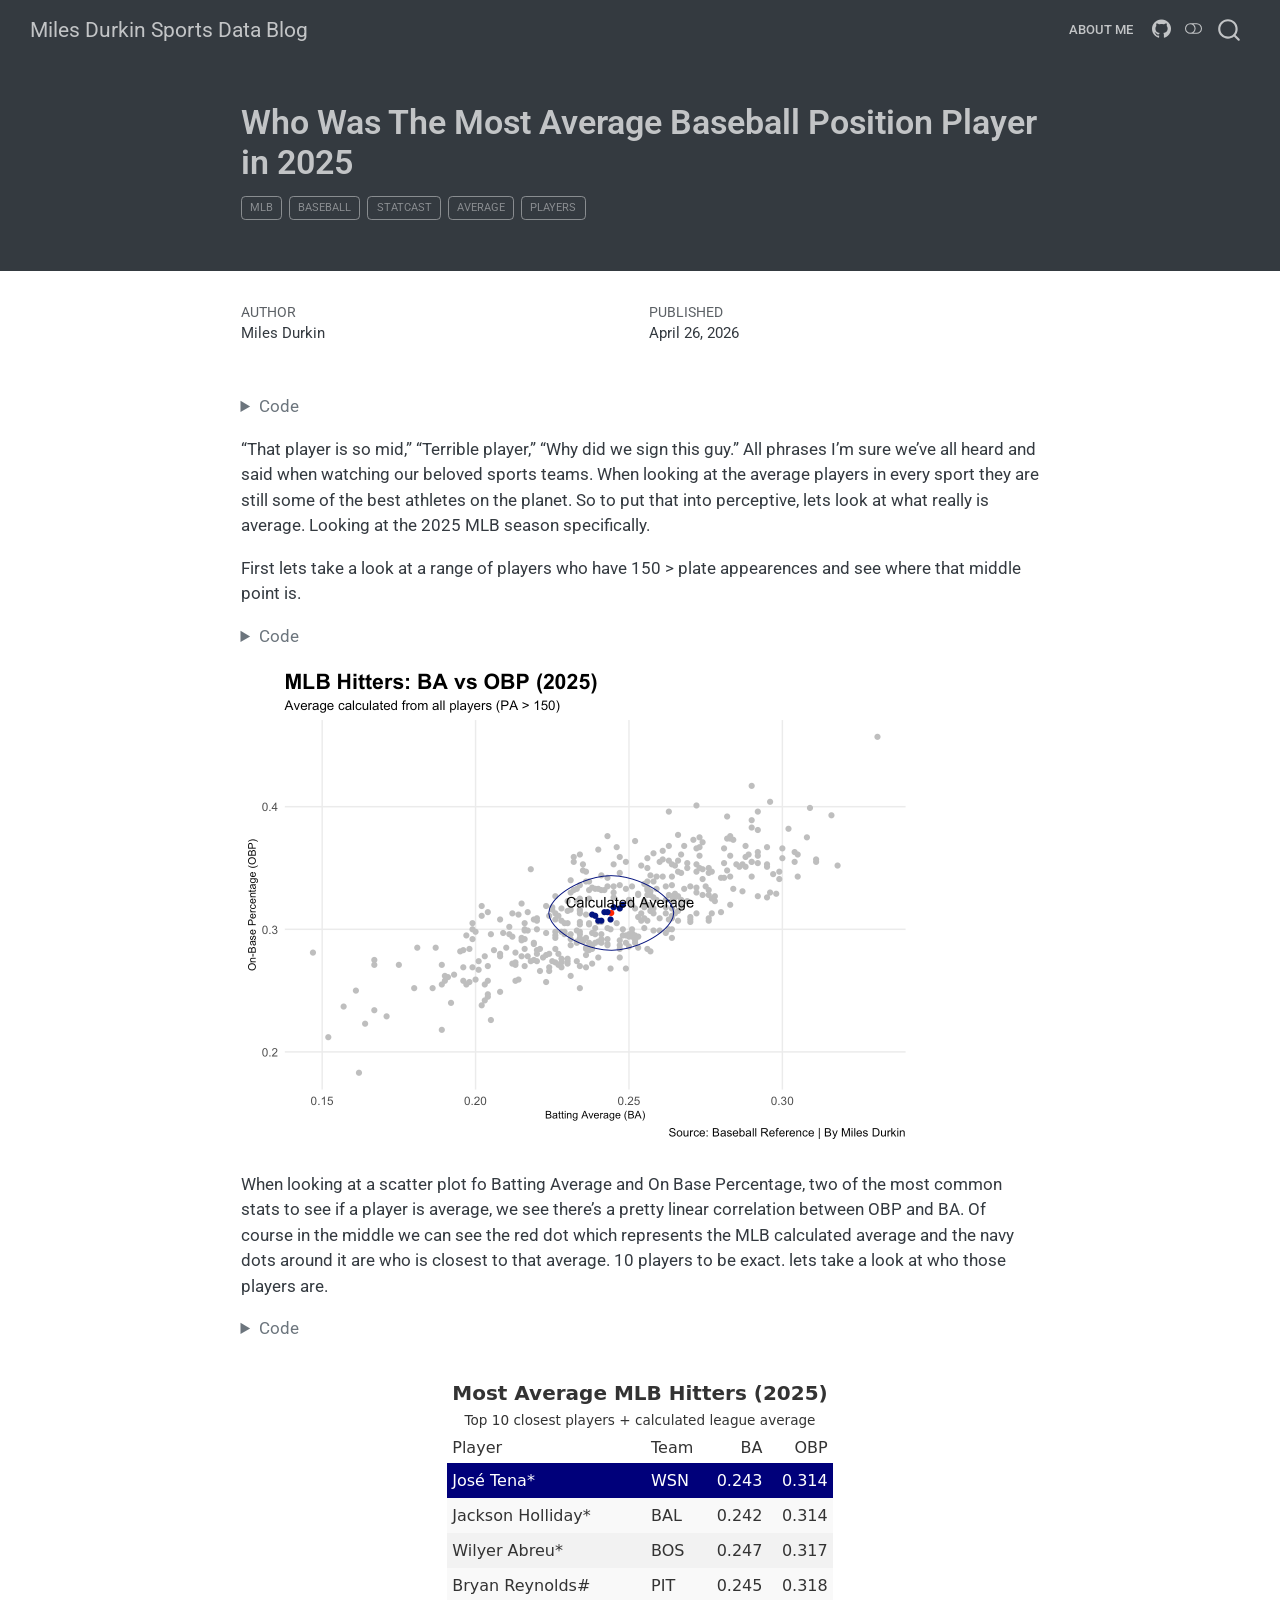
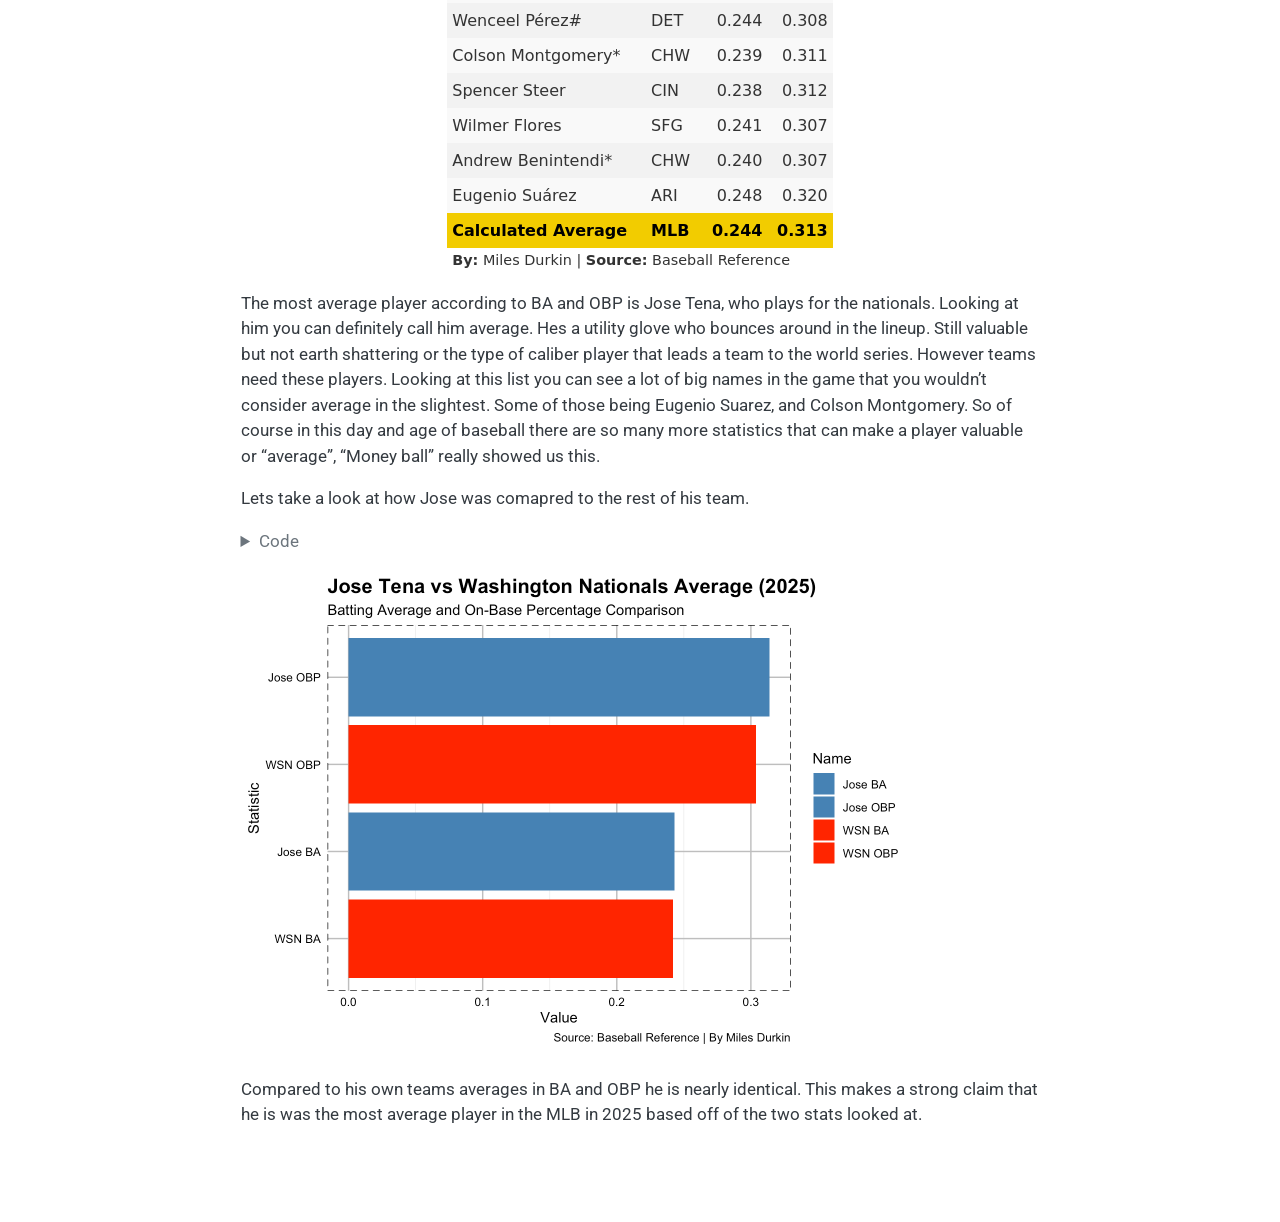
<file: posts/mlb-most-average-player-in-the-statcast-era-2015-present/index.html>
<!DOCTYPE html>
<html xmlns="http://www.w3.org/1999/xhtml" lang="en" xml:lang="en"><head>

<meta charset="utf-8">
<meta name="generator" content="quarto-1.9.36">

<meta name="viewport" content="width=device-width, initial-scale=1.0, user-scalable=yes">

<meta name="author" content="Miles Durkin">
<meta name="dcterms.date" content="2026-04-26">

<title>Who Was The Most Average Baseball Position Player in 2025 – Miles Durkin Sports Data Blog</title>
<style>
/* Default styles provided by pandoc.
** See https://pandoc.org/MANUAL.html#variables-for-html for config info.
*/
code{white-space: pre-wrap;}
span.smallcaps{font-variant: small-caps;}
div.columns{display: flex; gap: min(4vw, 1.5em);}
div.column{flex: auto; overflow-x: auto;}
div.hanging-indent{margin-left: 1.5em; text-indent: -1.5em;}
ul.task-list{list-style: none;}
ul.task-list li input[type="checkbox"] {
  width: 0.8em;
  margin: 0 0.8em 0.2em -1em; /* quarto-specific, see https://github.com/quarto-dev/quarto-cli/issues/4556 */ 
  vertical-align: middle;
}
/* CSS for syntax highlighting */
html { -webkit-text-size-adjust: 100%; }
pre > code.sourceCode { white-space: pre; position: relative; }
pre > code.sourceCode > span { display: inline-block; line-height: 1.25; }
pre > code.sourceCode > span:empty { height: 1.2em; }
.sourceCode { overflow: visible; }
code.sourceCode > span { color: inherit; text-decoration: inherit; }
div.sourceCode { margin: 1em 0; }
pre.sourceCode { margin: 0; }
@media screen {
div.sourceCode { overflow: auto; }
}
@media print {
pre > code.sourceCode { white-space: pre-wrap; }
pre > code.sourceCode > span { text-indent: -5em; padding-left: 5em; }
}
pre.numberSource code
  { counter-reset: source-line 0; }
pre.numberSource code > span
  { position: relative; left: -4em; counter-increment: source-line; }
pre.numberSource code > span > a:first-child::before
  { content: counter(source-line);
    position: relative; left: -1em; text-align: right; vertical-align: baseline;
    border: none; display: inline-block;
    -webkit-touch-callout: none; -webkit-user-select: none;
    -khtml-user-select: none; -moz-user-select: none;
    -ms-user-select: none; user-select: none;
    padding: 0 4px; width: 4em;
  }
pre.numberSource { margin-left: 3em;  padding-left: 4px; }
div.sourceCode
  {   }
@media screen {
pre > code.sourceCode > span > a:first-child::before { text-decoration: underline; }
}
</style>


<script src="../../site_libs/quarto-nav/quarto-nav.js"></script>
<script src="../../site_libs/quarto-nav/headroom.min.js"></script>
<script src="../../site_libs/clipboard/clipboard.min.js"></script>
<script src="../../site_libs/quarto-search/autocomplete.umd.js"></script>
<script src="../../site_libs/quarto-search/fuse.min.js"></script>
<script src="../../site_libs/quarto-search/quarto-search.js"></script>
<meta name="quarto:offset" content="../../">
<link href="../../logo.png" rel="icon" type="image/png">
<script src="../../site_libs/quarto-html/quarto.js" type="module"></script>
<script src="../../site_libs/quarto-html/tabsets/tabsets.js" type="module"></script>
<script src="../../site_libs/quarto-html/popper.min.js"></script>
<script src="../../site_libs/quarto-html/tippy.umd.min.js"></script>
<script src="../../site_libs/quarto-html/anchor.min.js"></script>
<link href="../../site_libs/quarto-html/tippy.css" rel="stylesheet">
<link href="../../site_libs/quarto-html/quarto-syntax-highlighting-845c23b38eaddc0f92fda52bfe77a8c8.css" rel="stylesheet" class="quarto-color-scheme" id="quarto-text-highlighting-styles">
<link href="../../site_libs/quarto-html/quarto-syntax-highlighting-dark-f418161beb48e0141c760e455f12af2c.css" rel="stylesheet" class="quarto-color-scheme quarto-color-alternate" id="quarto-text-highlighting-styles">
<link href="../../site_libs/quarto-html/quarto-syntax-highlighting-845c23b38eaddc0f92fda52bfe77a8c8.css" rel="stylesheet" class="quarto-color-scheme-extra" id="quarto-text-highlighting-styles">
<script src="../../site_libs/bootstrap/bootstrap.min.js"></script>
<link href="../../site_libs/bootstrap/bootstrap-icons.css" rel="stylesheet">
<link href="../../site_libs/bootstrap/bootstrap-de60624a5cb141114e0ea2b9bc293073.min.css" rel="stylesheet" append-hash="true" class="quarto-color-scheme" id="quarto-bootstrap" data-mode="light">
<link href="../../site_libs/bootstrap/bootstrap-dark-64955708fb2995d51b11a3f0e864f3ce.min.css" rel="stylesheet" append-hash="true" class="quarto-color-scheme quarto-color-alternate" id="quarto-bootstrap" data-mode="dark">
<link href="../../site_libs/bootstrap/bootstrap-de60624a5cb141114e0ea2b9bc293073.min.css" rel="stylesheet" append-hash="true" class="quarto-color-scheme-extra" id="quarto-bootstrap" data-mode="light">
<script id="quarto-search-options" type="application/json">{
  "location": "navbar",
  "copy-button": false,
  "collapse-after": 3,
  "panel-placement": "end",
  "type": "overlay",
  "limit": 50,
  "keyboard-shortcut": [
    "f",
    "/",
    "s"
  ],
  "show-item-context": false,
  "language": {
    "search-no-results-text": "No results",
    "search-matching-documents-text": "matching documents",
    "search-copy-link-title": "Copy link to search",
    "search-hide-matches-text": "Hide additional matches",
    "search-more-match-text": "more match in this document",
    "search-more-matches-text": "more matches in this document",
    "search-clear-button-title": "Clear",
    "search-text-placeholder": "",
    "search-detached-cancel-button-title": "Cancel",
    "search-submit-button-title": "Submit",
    "search-label": "Search"
  }
}</script>


<link rel="stylesheet" href="../../styles.css">
</head>

<body class="nav-fixed fullcontent quarto-light"><script id="quarto-html-before-body" type="application/javascript">
    const toggleBodyColorMode = (bsSheetEl) => {
      const mode = bsSheetEl.getAttribute("data-mode");
      const bodyEl = window.document.querySelector("body");
      if (mode === "dark") {
        bodyEl.classList.add("quarto-dark");
        bodyEl.classList.remove("quarto-light");
      } else {
        bodyEl.classList.add("quarto-light");
        bodyEl.classList.remove("quarto-dark");
      }
    }
    const toggleBodyColorPrimary = () => {
      const bsSheetEl = window.document.querySelector("link#quarto-bootstrap:not([rel=disabled-stylesheet])");
      if (bsSheetEl) {
        toggleBodyColorMode(bsSheetEl);
      }
    }
    const setColorSchemeToggle = (alternate) => {
      const toggles = window.document.querySelectorAll('.quarto-color-scheme-toggle');
      for (let i=0; i < toggles.length; i++) {
        const toggle = toggles[i];
        if (toggle) {
          if (alternate) {
            toggle.classList.add("alternate");
          } else {
            toggle.classList.remove("alternate");
          }
        }
      }
    };
    const toggleColorMode = (alternate) => {
      // Switch the stylesheets
      const primaryStylesheets = window.document.querySelectorAll('link.quarto-color-scheme:not(.quarto-color-alternate)');
      const alternateStylesheets = window.document.querySelectorAll('link.quarto-color-scheme.quarto-color-alternate');
      manageTransitions('#quarto-margin-sidebar .nav-link', false);
      if (alternate) {
        // note: dark is layered on light, we don't disable primary!
        enableStylesheet(alternateStylesheets);
        for (const sheetNode of alternateStylesheets) {
          if (sheetNode.id === "quarto-bootstrap") {
            toggleBodyColorMode(sheetNode);
          }
        }
      } else {
        disableStylesheet(alternateStylesheets);
        enableStylesheet(primaryStylesheets)
        toggleBodyColorPrimary();
      }
      manageTransitions('#quarto-margin-sidebar .nav-link', true);
      // Switch the toggles
      setColorSchemeToggle(alternate)
      // Hack to workaround the fact that safari doesn't
      // properly recolor the scrollbar when toggling (#1455)
      if (navigator.userAgent.indexOf('Safari') > 0 && navigator.userAgent.indexOf('Chrome') == -1) {
        manageTransitions("body", false);
        window.scrollTo(0, 1);
        setTimeout(() => {
          window.scrollTo(0, 0);
          manageTransitions("body", true);
        }, 40);
      }
    }
    const disableStylesheet = (stylesheets) => {
      for (let i=0; i < stylesheets.length; i++) {
        const stylesheet = stylesheets[i];
        stylesheet.rel = 'disabled-stylesheet';
      }
    }
    const enableStylesheet = (stylesheets) => {
      for (let i=0; i < stylesheets.length; i++) {
        const stylesheet = stylesheets[i];
        if(stylesheet.rel !== 'stylesheet') { // for Chrome, which will still FOUC without this check
          stylesheet.rel = 'stylesheet';
        }
      }
    }
    const manageTransitions = (selector, allowTransitions) => {
      const els = window.document.querySelectorAll(selector);
      for (let i=0; i < els.length; i++) {
        const el = els[i];
        if (allowTransitions) {
          el.classList.remove('notransition');
        } else {
          el.classList.add('notransition');
        }
      }
    }
    const isFileUrl = () => {
      return window.location.protocol === 'file:';
    }
    const hasAlternateSentinel = () => {
      let styleSentinel = getColorSchemeSentinel();
      if (styleSentinel !== null) {
        return styleSentinel === "alternate";
      } else {
        return false;
      }
    }
    const setStyleSentinel = (alternate) => {
      const value = alternate ? "alternate" : "default";
      if (!isFileUrl()) {
        window.localStorage.setItem("quarto-color-scheme", value);
      } else {
        localAlternateSentinel = value;
      }
    }
    const getColorSchemeSentinel = () => {
      if (!isFileUrl()) {
        const storageValue = window.localStorage.getItem("quarto-color-scheme");
        return storageValue != null ? storageValue : localAlternateSentinel;
      } else {
        return localAlternateSentinel;
      }
    }
    const toggleGiscusIfUsed = (isAlternate, darkModeDefault) => {
      const baseTheme = document.querySelector('#giscus-base-theme')?.value ?? 'light';
      const alternateTheme = document.querySelector('#giscus-alt-theme')?.value ?? 'dark';
      let newTheme = '';
      if(authorPrefersDark) {
        newTheme = isAlternate ? baseTheme : alternateTheme;
      } else {
        newTheme = isAlternate ? alternateTheme : baseTheme;
      }
      const changeGiscusTheme = () => {
        // From: https://github.com/giscus/giscus/issues/336
        const sendMessage = (message) => {
          const iframe = document.querySelector('iframe.giscus-frame');
          if (!iframe) return;
          iframe.contentWindow.postMessage({ giscus: message }, 'https://giscus.app');
        }
        sendMessage({
          setConfig: {
            theme: newTheme
          }
        });
      }
      const isGiscussLoaded = window.document.querySelector('iframe.giscus-frame') !== null;
      if (isGiscussLoaded) {
        changeGiscusTheme();
      }
    };
    const authorPrefersDark = false;
    const darkModeDefault = authorPrefersDark;
      document.querySelector('link#quarto-text-highlighting-styles.quarto-color-scheme-extra').rel = 'disabled-stylesheet';
      document.querySelector('link#quarto-bootstrap.quarto-color-scheme-extra').rel = 'disabled-stylesheet';
    let localAlternateSentinel = darkModeDefault ? 'alternate' : 'default';
    // Dark / light mode switch
    window.quartoToggleColorScheme = () => {
      // Read the current dark / light value
      let toAlternate = !hasAlternateSentinel();
      toggleColorMode(toAlternate);
      setStyleSentinel(toAlternate);
      toggleGiscusIfUsed(toAlternate, darkModeDefault);
      window.dispatchEvent(new Event('resize'));
    };
    // Switch to dark mode if need be
    if (hasAlternateSentinel()) {
      toggleColorMode(true);
    } else {
      toggleColorMode(false);
    }
  </script>

<div id="quarto-search-results"></div>
  <header id="quarto-header" class="headroom fixed-top quarto-banner">
    <nav class="navbar navbar-expand-lg " data-bs-theme="dark">
      <div class="navbar-container container-fluid">
      <div class="navbar-brand-container mx-auto">
    <a class="navbar-brand" href="../../index.html">
    <span class="navbar-title">Miles Durkin Sports Data Blog</span>
    </a>
  </div>
            <div id="quarto-search" class="" title="Search"></div>
          <button class="navbar-toggler" type="button" data-bs-toggle="collapse" data-bs-target="#navbarCollapse" aria-controls="navbarCollapse" role="menu" aria-expanded="false" aria-label="Toggle navigation" onclick="if (window.quartoToggleHeadroom) { window.quartoToggleHeadroom(); }">
  <span class="navbar-toggler-icon"></span>
</button>
          <div class="collapse navbar-collapse" id="navbarCollapse">
            <ul class="navbar-nav navbar-nav-scroll ms-auto">
  <li class="nav-item">
    <a class="nav-link" href="../../about.html"> 
<span class="menu-text">About Me</span></a>
  </li>  
  <li class="nav-item compact">
    <a class="nav-link" href="https://github.com/milesdurkin"> <i class="bi bi-github" role="img">
</i> 
<span class="menu-text"></span></a>
  </li>  
</ul>
          </div> <!-- /navcollapse -->
            <div class="quarto-navbar-tools">
  <a href="" class="quarto-color-scheme-toggle quarto-navigation-tool  px-1" onclick="window.quartoToggleColorScheme(); return false;" title="Toggle dark mode"><i class="bi"></i></a>
</div>
      </div> <!-- /container-fluid -->
    </nav>
</header>
<!-- content -->
<header id="title-block-header" class="quarto-title-block default page-columns page-full">
  <div class="quarto-title-banner page-columns page-full">
    <div class="quarto-title column-body">
      <h1 class="title">Who Was The Most Average Baseball Position Player in 2025</h1>
                                <div class="quarto-categories">
                <div class="quarto-category">mlb</div>
                <div class="quarto-category">baseball</div>
                <div class="quarto-category">statcast</div>
                <div class="quarto-category">average</div>
                <div class="quarto-category">players</div>
              </div>
                  </div>
  </div>
    
  
  <div class="quarto-title-meta">

      <div>
      <div class="quarto-title-meta-heading">Author</div>
      <div class="quarto-title-meta-contents">
               <p>Miles Durkin </p>
            </div>
    </div>
      
      <div>
      <div class="quarto-title-meta-heading">Published</div>
      <div class="quarto-title-meta-contents">
        <p class="date">April 26, 2026</p>
      </div>
    </div>
    
      
    </div>
    
  
  </header><div id="quarto-content" class="quarto-container page-columns page-rows-contents page-layout-article page-navbar">
<!-- sidebar -->
<!-- margin-sidebar -->
    
<!-- main -->
<main class="content quarto-banner-title-block" id="quarto-document-content">






<div class="cell">
<details class="code-fold">
<summary>Code</summary>
<div class="code-copy-outer-scaffold"><div class="sourceCode cell-code" id="cb1"><pre class="sourceCode r code-with-copy"><code class="sourceCode r"><span id="cb1-1"><a href="#cb1-1" aria-hidden="true" tabindex="-1"></a><span class="fu">library</span>(tidyverse)</span></code></pre></div><button title="Copy to Clipboard" class="code-copy-button"><i class="bi"></i></button></div>
</details>
</div>
<p>“That player is so mid,” “Terrible player,” “Why did we sign this guy.” All phrases I’m sure we’ve all heard and said when watching our beloved sports teams. When looking at the average players in every sport they are still some of the best athletes on the planet. So to put that into perceptive, lets look at what really is average. Looking at the 2025 MLB season specifically.</p>
<p>First lets take a look at a range of players who have 150 &gt; plate appearences and see where that middle point is.</p>
<div class="cell">
<details class="code-fold">
<summary>Code</summary>
<div class="code-copy-outer-scaffold"><div class="sourceCode cell-code" id="cb2"><pre class="sourceCode r code-with-copy"><code class="sourceCode r"><span id="cb2-1"><a href="#cb2-1" aria-hidden="true" tabindex="-1"></a><span class="fu">library</span>(tidyverse)</span>
<span id="cb2-2"><a href="#cb2-2" aria-hidden="true" tabindex="-1"></a><span class="fu">library</span>(ggalt)</span>
<span id="cb2-3"><a href="#cb2-3" aria-hidden="true" tabindex="-1"></a><span class="fu">library</span>(ggrepel)</span>
<span id="cb2-4"><a href="#cb2-4" aria-hidden="true" tabindex="-1"></a></span>
<span id="cb2-5"><a href="#cb2-5" aria-hidden="true" tabindex="-1"></a>ADV2025 <span class="ot">&lt;-</span> <span class="fu">read.csv</span>(<span class="st">"data/2025_MLB_AVGS_ADV.csv"</span>)</span>
<span id="cb2-6"><a href="#cb2-6" aria-hidden="true" tabindex="-1"></a></span>
<span id="cb2-7"><a href="#cb2-7" aria-hidden="true" tabindex="-1"></a>BASIC2025 <span class="ot">&lt;-</span> <span class="fu">read.csv</span>(<span class="st">"data/2025_MLB_AVG_BASIC.csv"</span>) <span class="sc">|&gt;</span> </span>
<span id="cb2-8"><a href="#cb2-8" aria-hidden="true" tabindex="-1"></a>  <span class="fu">filter</span>(PA <span class="sc">&gt;</span> <span class="dv">150</span>)</span>
<span id="cb2-9"><a href="#cb2-9" aria-hidden="true" tabindex="-1"></a></span>
<span id="cb2-10"><a href="#cb2-10" aria-hidden="true" tabindex="-1"></a>PLAYERS <span class="ot">&lt;-</span> BASIC2025 </span>
<span id="cb2-11"><a href="#cb2-11" aria-hidden="true" tabindex="-1"></a></span>
<span id="cb2-12"><a href="#cb2-12" aria-hidden="true" tabindex="-1"></a>AVG_STATS <span class="ot">&lt;-</span> PLAYERS <span class="sc">|&gt;</span></span>
<span id="cb2-13"><a href="#cb2-13" aria-hidden="true" tabindex="-1"></a>  <span class="fu">summarise</span>(</span>
<span id="cb2-14"><a href="#cb2-14" aria-hidden="true" tabindex="-1"></a>    <span class="at">Player =</span> <span class="st">"Calculated Average"</span>,</span>
<span id="cb2-15"><a href="#cb2-15" aria-hidden="true" tabindex="-1"></a>    <span class="at">BA =</span> <span class="fu">mean</span>(BA, <span class="at">na.rm =</span> <span class="cn">TRUE</span>),</span>
<span id="cb2-16"><a href="#cb2-16" aria-hidden="true" tabindex="-1"></a>    <span class="at">OBP =</span> <span class="fu">mean</span>(OBP, <span class="at">na.rm =</span> <span class="cn">TRUE</span>))</span>
<span id="cb2-17"><a href="#cb2-17" aria-hidden="true" tabindex="-1"></a></span>
<span id="cb2-18"><a href="#cb2-18" aria-hidden="true" tabindex="-1"></a>CLOSEST10 <span class="ot">&lt;-</span> PLAYERS <span class="sc">|&gt;</span></span>
<span id="cb2-19"><a href="#cb2-19" aria-hidden="true" tabindex="-1"></a>  <span class="fu">mutate</span>(<span class="at">dist =</span> <span class="fu">sqrt</span>((BA <span class="sc">-</span> AVG_STATS<span class="sc">$</span>BA)<span class="sc">^</span><span class="dv">2</span> <span class="sc">+</span> (OBP <span class="sc">-</span> AVG_STATS<span class="sc">$</span>OBP)<span class="sc">^</span><span class="dv">2</span>)) <span class="sc">|&gt;</span></span>
<span id="cb2-20"><a href="#cb2-20" aria-hidden="true" tabindex="-1"></a>  <span class="fu">arrange</span>(dist) <span class="sc">|&gt;</span></span>
<span id="cb2-21"><a href="#cb2-21" aria-hidden="true" tabindex="-1"></a>  <span class="fu">slice</span>(<span class="dv">1</span><span class="sc">:</span><span class="dv">10</span>)</span>
<span id="cb2-22"><a href="#cb2-22" aria-hidden="true" tabindex="-1"></a></span>
<span id="cb2-23"><a href="#cb2-23" aria-hidden="true" tabindex="-1"></a><span class="fu">ggplot</span>() <span class="sc">+</span> </span>
<span id="cb2-24"><a href="#cb2-24" aria-hidden="true" tabindex="-1"></a>  <span class="fu">geom_point</span>(<span class="at">data=</span>PLAYERS, <span class="fu">aes</span>(<span class="at">x=</span>BA, <span class="at">y=</span>OBP), <span class="at">color=</span><span class="st">"grey"</span>) <span class="sc">+</span></span>
<span id="cb2-25"><a href="#cb2-25" aria-hidden="true" tabindex="-1"></a>  <span class="fu">geom_point</span>(<span class="at">data=</span>AVG_STATS, <span class="fu">aes</span>(<span class="at">x=</span>BA, <span class="at">y=</span>OBP), <span class="at">color=</span><span class="st">"red"</span>) <span class="sc">+</span></span>
<span id="cb2-26"><a href="#cb2-26" aria-hidden="true" tabindex="-1"></a>  <span class="fu">geom_point</span>(<span class="at">data=</span>CLOSEST10, <span class="fu">aes</span>(<span class="at">x=</span>BA, <span class="at">y=</span>OBP), <span class="at">color=</span><span class="st">"navy"</span>) <span class="sc">+</span></span>
<span id="cb2-27"><a href="#cb2-27" aria-hidden="true" tabindex="-1"></a>  <span class="fu">geom_text_repel</span>(<span class="at">data=</span>AVG_STATS, <span class="fu">aes</span>(<span class="at">x=</span>BA, <span class="at">y=</span>OBP, <span class="at">label=</span>Player)) <span class="sc">+</span> </span>
<span id="cb2-28"><a href="#cb2-28" aria-hidden="true" tabindex="-1"></a>  <span class="fu">geom_encircle</span>(<span class="at">data=</span>AVG_STATS, <span class="fu">aes</span>(<span class="at">x=</span>BA, <span class="at">y=</span>OBP),</span>
<span id="cb2-29"><a href="#cb2-29" aria-hidden="true" tabindex="-1"></a>                <span class="at">s_shape=</span>.<span class="dv">001</span>, <span class="at">expand=</span>.<span class="dv">001</span>, <span class="at">colour=</span><span class="st">"navy"</span>) <span class="sc">+</span></span>
<span id="cb2-30"><a href="#cb2-30" aria-hidden="true" tabindex="-1"></a>  <span class="fu">labs</span>(</span>
<span id="cb2-31"><a href="#cb2-31" aria-hidden="true" tabindex="-1"></a>    <span class="at">title=</span><span class="st">"MLB Hitters: BA vs OBP (2025)"</span>,</span>
<span id="cb2-32"><a href="#cb2-32" aria-hidden="true" tabindex="-1"></a>    <span class="at">subtitle=</span><span class="st">"Average calculated from all players (PA &gt; 150)"</span>,</span>
<span id="cb2-33"><a href="#cb2-33" aria-hidden="true" tabindex="-1"></a>    <span class="at">x=</span><span class="st">"Batting Average (BA)"</span>,</span>
<span id="cb2-34"><a href="#cb2-34" aria-hidden="true" tabindex="-1"></a>    <span class="at">y=</span><span class="st">"On-Base Percentage (OBP)"</span>,</span>
<span id="cb2-35"><a href="#cb2-35" aria-hidden="true" tabindex="-1"></a>    <span class="at">caption =</span> <span class="st">"Source: Baseball Reference | By Miles Durkin"</span></span>
<span id="cb2-36"><a href="#cb2-36" aria-hidden="true" tabindex="-1"></a>  ) <span class="sc">+</span> </span>
<span id="cb2-37"><a href="#cb2-37" aria-hidden="true" tabindex="-1"></a>  <span class="fu">theme_minimal</span>() <span class="sc">+</span> </span>
<span id="cb2-38"><a href="#cb2-38" aria-hidden="true" tabindex="-1"></a>  <span class="fu">theme</span>(</span>
<span id="cb2-39"><a href="#cb2-39" aria-hidden="true" tabindex="-1"></a>    <span class="at">plot.title =</span> <span class="fu">element_text</span>(<span class="at">size =</span> <span class="dv">16</span>, <span class="at">face =</span> <span class="st">"bold"</span>),</span>
<span id="cb2-40"><a href="#cb2-40" aria-hidden="true" tabindex="-1"></a>    <span class="at">axis.title =</span> <span class="fu">element_text</span>(<span class="at">size =</span> <span class="dv">8</span>), </span>
<span id="cb2-41"><a href="#cb2-41" aria-hidden="true" tabindex="-1"></a>    <span class="at">plot.subtitle =</span> <span class="fu">element_text</span>(<span class="at">size=</span><span class="dv">10</span>), </span>
<span id="cb2-42"><a href="#cb2-42" aria-hidden="true" tabindex="-1"></a>    <span class="at">panel.grid.minor =</span> <span class="fu">element_blank</span>()</span>
<span id="cb2-43"><a href="#cb2-43" aria-hidden="true" tabindex="-1"></a>  )</span></code></pre></div><button title="Copy to Clipboard" class="code-copy-button"><i class="bi"></i></button></div>
</details>
<div class="cell-output-display">
<div>
<figure class="figure">
<p><img src="index_files/figure-html/unnamed-chunk-2-1.png" class="img-fluid figure-img" width="672"></p>
</figure>
</div>
</div>
</div>
<p>When looking at a scatter plot fo Batting Average and On Base Percentage, two of the most common stats to see if a player is average, we see there’s a pretty linear correlation between OBP and BA. Of course in the middle we can see the red dot which represents the MLB calculated average and the navy dots around it are who is closest to that average. 10 players to be exact. lets take a look at who those players are.</p>
<div class="cell">
<details class="code-fold">
<summary>Code</summary>
<div class="code-copy-outer-scaffold"><div class="sourceCode cell-code" id="cb3"><pre class="sourceCode r code-with-copy"><code class="sourceCode r"><span id="cb3-1"><a href="#cb3-1" aria-hidden="true" tabindex="-1"></a><span class="fu">library</span>(tidyverse)</span>
<span id="cb3-2"><a href="#cb3-2" aria-hidden="true" tabindex="-1"></a><span class="fu">library</span>(gt)</span>
<span id="cb3-3"><a href="#cb3-3" aria-hidden="true" tabindex="-1"></a><span class="fu">library</span>(cluster)</span>
<span id="cb3-4"><a href="#cb3-4" aria-hidden="true" tabindex="-1"></a></span>
<span id="cb3-5"><a href="#cb3-5" aria-hidden="true" tabindex="-1"></a>PLAYERS <span class="ot">&lt;-</span> BASIC2025 <span class="sc">|&gt;</span> </span>
<span id="cb3-6"><a href="#cb3-6" aria-hidden="true" tabindex="-1"></a>  <span class="fu">filter</span>(PA <span class="sc">&gt;</span> <span class="dv">150</span>)</span>
<span id="cb3-7"><a href="#cb3-7" aria-hidden="true" tabindex="-1"></a></span>
<span id="cb3-8"><a href="#cb3-8" aria-hidden="true" tabindex="-1"></a>AVG_STATS <span class="ot">&lt;-</span> PLAYERS <span class="sc">|&gt;</span></span>
<span id="cb3-9"><a href="#cb3-9" aria-hidden="true" tabindex="-1"></a>  <span class="fu">summarise</span>(</span>
<span id="cb3-10"><a href="#cb3-10" aria-hidden="true" tabindex="-1"></a>    <span class="at">Player =</span> <span class="st">"Calculated Average"</span>,</span>
<span id="cb3-11"><a href="#cb3-11" aria-hidden="true" tabindex="-1"></a>    <span class="at">Team =</span> <span class="st">"MLB"</span>,</span>
<span id="cb3-12"><a href="#cb3-12" aria-hidden="true" tabindex="-1"></a>    <span class="at">BA =</span> <span class="fu">mean</span>(BA, <span class="at">na.rm =</span> <span class="cn">TRUE</span>),</span>
<span id="cb3-13"><a href="#cb3-13" aria-hidden="true" tabindex="-1"></a>    <span class="at">OBP =</span> <span class="fu">mean</span>(OBP, <span class="at">na.rm =</span> <span class="cn">TRUE</span>))</span>
<span id="cb3-14"><a href="#cb3-14" aria-hidden="true" tabindex="-1"></a></span>
<span id="cb3-15"><a href="#cb3-15" aria-hidden="true" tabindex="-1"></a>CLOSEST10 <span class="ot">&lt;-</span> PLAYERS <span class="sc">|&gt;</span></span>
<span id="cb3-16"><a href="#cb3-16" aria-hidden="true" tabindex="-1"></a>  <span class="fu">mutate</span>(<span class="at">dist =</span> <span class="fu">sqrt</span>((BA <span class="sc">-</span> AVG_STATS<span class="sc">$</span>BA)<span class="sc">^</span><span class="dv">2</span> <span class="sc">+</span> (OBP <span class="sc">-</span> AVG_STATS<span class="sc">$</span>OBP)<span class="sc">^</span><span class="dv">2</span>)) <span class="sc">|&gt;</span></span>
<span id="cb3-17"><a href="#cb3-17" aria-hidden="true" tabindex="-1"></a>  <span class="fu">arrange</span>(dist) <span class="sc">|&gt;</span></span>
<span id="cb3-18"><a href="#cb3-18" aria-hidden="true" tabindex="-1"></a>  <span class="fu">slice</span>(<span class="dv">1</span><span class="sc">:</span><span class="dv">10</span>)</span>
<span id="cb3-19"><a href="#cb3-19" aria-hidden="true" tabindex="-1"></a></span>
<span id="cb3-20"><a href="#cb3-20" aria-hidden="true" tabindex="-1"></a>TABLE_DATA <span class="ot">&lt;-</span> <span class="fu">bind_rows</span>(CLOSEST10, AVG_STATS)</span>
<span id="cb3-21"><a href="#cb3-21" aria-hidden="true" tabindex="-1"></a></span>
<span id="cb3-22"><a href="#cb3-22" aria-hidden="true" tabindex="-1"></a>TABLE_DATA <span class="sc">|&gt;</span></span>
<span id="cb3-23"><a href="#cb3-23" aria-hidden="true" tabindex="-1"></a>  <span class="fu">select</span>(Player, Team, BA, OBP) <span class="sc">|&gt;</span></span>
<span id="cb3-24"><a href="#cb3-24" aria-hidden="true" tabindex="-1"></a>  <span class="fu">gt</span>() <span class="sc">|&gt;</span></span>
<span id="cb3-25"><a href="#cb3-25" aria-hidden="true" tabindex="-1"></a>  <span class="fu">cols_label</span>(</span>
<span id="cb3-26"><a href="#cb3-26" aria-hidden="true" tabindex="-1"></a>    <span class="at">Player =</span> <span class="st">"Player"</span>,</span>
<span id="cb3-27"><a href="#cb3-27" aria-hidden="true" tabindex="-1"></a>    <span class="at">Team =</span> <span class="st">"Team"</span>,</span>
<span id="cb3-28"><a href="#cb3-28" aria-hidden="true" tabindex="-1"></a>    <span class="at">BA =</span> <span class="st">"BA"</span>,</span>
<span id="cb3-29"><a href="#cb3-29" aria-hidden="true" tabindex="-1"></a>    <span class="at">OBP =</span> <span class="st">"OBP"</span> ) <span class="sc">|&gt;</span></span>
<span id="cb3-30"><a href="#cb3-30" aria-hidden="true" tabindex="-1"></a>  <span class="fu">tab_header</span>(</span>
<span id="cb3-31"><a href="#cb3-31" aria-hidden="true" tabindex="-1"></a>    <span class="at">title =</span> <span class="st">"Most Average MLB Hitters (2025)"</span>,</span>
<span id="cb3-32"><a href="#cb3-32" aria-hidden="true" tabindex="-1"></a>    <span class="at">subtitle =</span> <span class="st">"Top 10 closest players + calculated league average"</span>) <span class="sc">|&gt;</span></span>
<span id="cb3-33"><a href="#cb3-33" aria-hidden="true" tabindex="-1"></a>  <span class="fu">tab_style</span>(</span>
<span id="cb3-34"><a href="#cb3-34" aria-hidden="true" tabindex="-1"></a>    <span class="at">style =</span> <span class="fu">cell_text</span>(<span class="at">weight =</span> <span class="st">"bold"</span>, <span class="at">align =</span> <span class="st">"left"</span>),</span>
<span id="cb3-35"><a href="#cb3-35" aria-hidden="true" tabindex="-1"></a>    <span class="at">locations =</span> <span class="fu">cells_title</span>(<span class="st">"title"</span>) ) <span class="sc">|&gt;</span></span>
<span id="cb3-36"><a href="#cb3-36" aria-hidden="true" tabindex="-1"></a>  <span class="fu">tab_source_note</span>(</span>
<span id="cb3-37"><a href="#cb3-37" aria-hidden="true" tabindex="-1"></a>    <span class="at">source_note =</span> <span class="fu">md</span>(<span class="st">"**By:** Miles Durkin  |  **Source:** Baseball Reference"</span>)) <span class="sc">|&gt;</span></span>
<span id="cb3-38"><a href="#cb3-38" aria-hidden="true" tabindex="-1"></a>  <span class="fu">opt_row_striping</span>() <span class="sc">|&gt;</span></span>
<span id="cb3-39"><a href="#cb3-39" aria-hidden="true" tabindex="-1"></a>  <span class="fu">opt_table_lines</span>(<span class="st">"none"</span>) <span class="sc">|&gt;</span></span>
<span id="cb3-40"><a href="#cb3-40" aria-hidden="true" tabindex="-1"></a>  <span class="fu">fmt_number</span>(<span class="at">columns =</span> <span class="fu">c</span>(BA, OBP), <span class="at">decimals =</span> <span class="dv">3</span>) <span class="sc">|&gt;</span></span>
<span id="cb3-41"><a href="#cb3-41" aria-hidden="true" tabindex="-1"></a>  <span class="fu">tab_style</span>(</span>
<span id="cb3-42"><a href="#cb3-42" aria-hidden="true" tabindex="-1"></a>    <span class="at">style =</span> <span class="fu">list</span>(</span>
<span id="cb3-43"><a href="#cb3-43" aria-hidden="true" tabindex="-1"></a>      <span class="fu">cell_fill</span>(<span class="at">color =</span> <span class="st">"gold"</span>),</span>
<span id="cb3-44"><a href="#cb3-44" aria-hidden="true" tabindex="-1"></a>      <span class="fu">cell_text</span>(<span class="at">color =</span> <span class="st">"black"</span>, <span class="at">weight =</span> <span class="st">"bold"</span>)),</span>
<span id="cb3-45"><a href="#cb3-45" aria-hidden="true" tabindex="-1"></a>    <span class="at">locations =</span> <span class="fu">cells_body</span>(</span>
<span id="cb3-46"><a href="#cb3-46" aria-hidden="true" tabindex="-1"></a>      <span class="at">rows =</span> Player <span class="sc">==</span> <span class="st">"Calculated Average"</span>)) <span class="sc">|&gt;</span></span>
<span id="cb3-47"><a href="#cb3-47" aria-hidden="true" tabindex="-1"></a>  <span class="fu">tab_style</span>(</span>
<span id="cb3-48"><a href="#cb3-48" aria-hidden="true" tabindex="-1"></a>    <span class="at">style =</span> <span class="fu">list</span>(<span class="fu">cell_fill</span>(<span class="at">color =</span> <span class="st">"navy"</span>), <span class="fu">cell_text</span>(<span class="at">color =</span> <span class="st">"white"</span>)),</span>
<span id="cb3-49"><a href="#cb3-49" aria-hidden="true" tabindex="-1"></a>    <span class="at">locations =</span> <span class="fu">cells_body</span>(<span class="at">rows =</span> <span class="dv">1</span>))</span></code></pre></div><button title="Copy to Clipboard" class="code-copy-button"><i class="bi"></i></button></div>
</details>
<div class="cell-output-display">
<div id="ikmcwteizw" style="padding-left:0px;padding-right:0px;padding-top:10px;padding-bottom:10px;overflow-x:auto;overflow-y:auto;width:auto;height:auto;">
<style>#ikmcwteizw table {
  font-family: system-ui, 'Segoe UI', Roboto, Helvetica, Arial, sans-serif, 'Apple Color Emoji', 'Segoe UI Emoji', 'Segoe UI Symbol', 'Noto Color Emoji';
  -webkit-font-smoothing: antialiased;
  -moz-osx-font-smoothing: grayscale;
}

#ikmcwteizw thead, #ikmcwteizw tbody, #ikmcwteizw tfoot, #ikmcwteizw tr, #ikmcwteizw td, #ikmcwteizw th {
  border-style: none;
}

#ikmcwteizw p {
  margin: 0;
  padding: 0;
}

#ikmcwteizw .gt_table {
  display: table;
  border-collapse: collapse;
  line-height: normal;
  margin-left: auto;
  margin-right: auto;
  color: #333333;
  font-size: 16px;
  font-weight: normal;
  font-style: normal;
  background-color: #FFFFFF;
  width: auto;
  border-top-style: none;
  border-top-width: 2px;
  border-top-color: #A8A8A8;
  border-right-style: none;
  border-right-width: 2px;
  border-right-color: #D3D3D3;
  border-bottom-style: none;
  border-bottom-width: 2px;
  border-bottom-color: #A8A8A8;
  border-left-style: none;
  border-left-width: 2px;
  border-left-color: #D3D3D3;
}

#ikmcwteizw .gt_caption {
  padding-top: 4px;
  padding-bottom: 4px;
}

#ikmcwteizw .gt_title {
  color: #333333;
  font-size: 125%;
  font-weight: initial;
  padding-top: 4px;
  padding-bottom: 4px;
  padding-left: 5px;
  padding-right: 5px;
  border-bottom-color: #FFFFFF;
  border-bottom-width: 0;
}

#ikmcwteizw .gt_subtitle {
  color: #333333;
  font-size: 85%;
  font-weight: initial;
  padding-top: 3px;
  padding-bottom: 5px;
  padding-left: 5px;
  padding-right: 5px;
  border-top-color: #FFFFFF;
  border-top-width: 0;
}

#ikmcwteizw .gt_heading {
  background-color: #FFFFFF;
  text-align: center;
  border-bottom-color: #FFFFFF;
  border-left-style: none;
  border-left-width: 1px;
  border-left-color: #D3D3D3;
  border-right-style: none;
  border-right-width: 1px;
  border-right-color: #D3D3D3;
}

#ikmcwteizw .gt_bottom_border {
  border-bottom-style: none;
  border-bottom-width: 2px;
  border-bottom-color: #D3D3D3;
}

#ikmcwteizw .gt_col_headings {
  border-top-style: none;
  border-top-width: 2px;
  border-top-color: #D3D3D3;
  border-bottom-style: none;
  border-bottom-width: 2px;
  border-bottom-color: #D3D3D3;
  border-left-style: none;
  border-left-width: 1px;
  border-left-color: #D3D3D3;
  border-right-style: none;
  border-right-width: 1px;
  border-right-color: #D3D3D3;
}

#ikmcwteizw .gt_col_heading {
  color: #333333;
  background-color: #FFFFFF;
  font-size: 100%;
  font-weight: normal;
  text-transform: inherit;
  border-left-style: none;
  border-left-width: 1px;
  border-left-color: #D3D3D3;
  border-right-style: none;
  border-right-width: 1px;
  border-right-color: #D3D3D3;
  vertical-align: bottom;
  padding-top: 5px;
  padding-bottom: 6px;
  padding-left: 5px;
  padding-right: 5px;
  overflow-x: hidden;
}

#ikmcwteizw .gt_column_spanner_outer {
  color: #333333;
  background-color: #FFFFFF;
  font-size: 100%;
  font-weight: normal;
  text-transform: inherit;
  padding-top: 0;
  padding-bottom: 0;
  padding-left: 4px;
  padding-right: 4px;
}

#ikmcwteizw .gt_column_spanner_outer:first-child {
  padding-left: 0;
}

#ikmcwteizw .gt_column_spanner_outer:last-child {
  padding-right: 0;
}

#ikmcwteizw .gt_column_spanner {
  border-bottom-style: none;
  border-bottom-width: 2px;
  border-bottom-color: #D3D3D3;
  vertical-align: bottom;
  padding-top: 5px;
  padding-bottom: 5px;
  overflow-x: hidden;
  display: inline-block;
  width: 100%;
}

#ikmcwteizw .gt_spanner_row {
  border-bottom-style: hidden;
}

#ikmcwteizw .gt_group_heading {
  padding-top: 8px;
  padding-bottom: 8px;
  padding-left: 5px;
  padding-right: 5px;
  color: #333333;
  background-color: #FFFFFF;
  font-size: 100%;
  font-weight: initial;
  text-transform: inherit;
  border-top-style: none;
  border-top-width: 2px;
  border-top-color: #D3D3D3;
  border-bottom-style: none;
  border-bottom-width: 2px;
  border-bottom-color: #D3D3D3;
  border-left-style: none;
  border-left-width: 1px;
  border-left-color: #D3D3D3;
  border-right-style: none;
  border-right-width: 1px;
  border-right-color: #D3D3D3;
  vertical-align: middle;
  text-align: left;
}

#ikmcwteizw .gt_empty_group_heading {
  padding: 0.5px;
  color: #333333;
  background-color: #FFFFFF;
  font-size: 100%;
  font-weight: initial;
  border-top-style: none;
  border-top-width: 2px;
  border-top-color: #D3D3D3;
  border-bottom-style: none;
  border-bottom-width: 2px;
  border-bottom-color: #D3D3D3;
  vertical-align: middle;
}

#ikmcwteizw .gt_from_md > :first-child {
  margin-top: 0;
}

#ikmcwteizw .gt_from_md > :last-child {
  margin-bottom: 0;
}

#ikmcwteizw .gt_row {
  padding-top: 8px;
  padding-bottom: 8px;
  padding-left: 5px;
  padding-right: 5px;
  margin: 10px;
  border-top-style: none;
  border-top-width: 1px;
  border-top-color: #D3D3D3;
  border-left-style: none;
  border-left-width: 1px;
  border-left-color: #D3D3D3;
  border-right-style: none;
  border-right-width: 1px;
  border-right-color: #D3D3D3;
  vertical-align: middle;
  overflow-x: hidden;
}

#ikmcwteizw .gt_stub {
  color: #333333;
  background-color: #FFFFFF;
  font-size: 100%;
  font-weight: initial;
  text-transform: inherit;
  border-right-style: none;
  border-right-width: 2px;
  border-right-color: #D3D3D3;
  padding-left: 5px;
  padding-right: 5px;
}

#ikmcwteizw .gt_stub_row_group {
  color: #333333;
  background-color: #FFFFFF;
  font-size: 100%;
  font-weight: initial;
  text-transform: inherit;
  border-right-style: none;
  border-right-width: 2px;
  border-right-color: #D3D3D3;
  padding-left: 5px;
  padding-right: 5px;
  vertical-align: top;
}

#ikmcwteizw .gt_row_group_first td {
  border-top-width: 2px;
}

#ikmcwteizw .gt_row_group_first th {
  border-top-width: 2px;
}

#ikmcwteizw .gt_summary_row {
  color: #333333;
  background-color: #FFFFFF;
  text-transform: inherit;
  padding-top: 8px;
  padding-bottom: 8px;
  padding-left: 5px;
  padding-right: 5px;
}

#ikmcwteizw .gt_first_summary_row {
  border-top-style: none;
  border-top-color: #D3D3D3;
}

#ikmcwteizw .gt_first_summary_row.thick {
  border-top-width: 2px;
}

#ikmcwteizw .gt_last_summary_row {
  padding-top: 8px;
  padding-bottom: 8px;
  padding-left: 5px;
  padding-right: 5px;
  border-bottom-style: none;
  border-bottom-width: 2px;
  border-bottom-color: #D3D3D3;
}

#ikmcwteizw .gt_grand_summary_row {
  color: #333333;
  background-color: #FFFFFF;
  text-transform: inherit;
  padding-top: 8px;
  padding-bottom: 8px;
  padding-left: 5px;
  padding-right: 5px;
}

#ikmcwteizw .gt_first_grand_summary_row {
  padding-top: 8px;
  padding-bottom: 8px;
  padding-left: 5px;
  padding-right: 5px;
  border-top-style: none;
  border-top-width: 6px;
  border-top-color: #D3D3D3;
}

#ikmcwteizw .gt_last_grand_summary_row_top {
  padding-top: 8px;
  padding-bottom: 8px;
  padding-left: 5px;
  padding-right: 5px;
  border-bottom-style: none;
  border-bottom-width: 6px;
  border-bottom-color: #D3D3D3;
}

#ikmcwteizw .gt_striped {
  background-color: rgba(128, 128, 128, 0.05);
}

#ikmcwteizw .gt_table_body {
  border-top-style: none;
  border-top-width: 2px;
  border-top-color: #D3D3D3;
  border-bottom-style: none;
  border-bottom-width: 2px;
  border-bottom-color: #D3D3D3;
}

#ikmcwteizw .gt_footnotes {
  color: #333333;
  background-color: #FFFFFF;
  border-bottom-style: none;
  border-bottom-width: 2px;
  border-bottom-color: #D3D3D3;
  border-left-style: none;
  border-left-width: 2px;
  border-left-color: #D3D3D3;
  border-right-style: none;
  border-right-width: 2px;
  border-right-color: #D3D3D3;
}

#ikmcwteizw .gt_footnote {
  margin: 0px;
  font-size: 90%;
  padding-top: 4px;
  padding-bottom: 4px;
  padding-left: 5px;
  padding-right: 5px;
}

#ikmcwteizw .gt_sourcenotes {
  color: #333333;
  background-color: #FFFFFF;
  border-bottom-style: none;
  border-bottom-width: 2px;
  border-bottom-color: #D3D3D3;
  border-left-style: none;
  border-left-width: 2px;
  border-left-color: #D3D3D3;
  border-right-style: none;
  border-right-width: 2px;
  border-right-color: #D3D3D3;
}

#ikmcwteizw .gt_sourcenote {
  font-size: 90%;
  padding-top: 4px;
  padding-bottom: 4px;
  padding-left: 5px;
  padding-right: 5px;
}

#ikmcwteizw .gt_left {
  text-align: left;
}

#ikmcwteizw .gt_center {
  text-align: center;
}

#ikmcwteizw .gt_right {
  text-align: right;
  font-variant-numeric: tabular-nums;
}

#ikmcwteizw .gt_font_normal {
  font-weight: normal;
}

#ikmcwteizw .gt_font_bold {
  font-weight: bold;
}

#ikmcwteizw .gt_font_italic {
  font-style: italic;
}

#ikmcwteizw .gt_super {
  font-size: 65%;
}

#ikmcwteizw .gt_footnote_marks {
  font-size: 75%;
  vertical-align: 0.4em;
  position: initial;
}

#ikmcwteizw .gt_asterisk {
  font-size: 100%;
  vertical-align: 0;
}

#ikmcwteizw .gt_indent_1 {
  text-indent: 5px;
}

#ikmcwteizw .gt_indent_2 {
  text-indent: 10px;
}

#ikmcwteizw .gt_indent_3 {
  text-indent: 15px;
}

#ikmcwteizw .gt_indent_4 {
  text-indent: 20px;
}

#ikmcwteizw .gt_indent_5 {
  text-indent: 25px;
}

#ikmcwteizw .katex-display {
  display: inline-flex !important;
  margin-bottom: 0.75em !important;
}

#ikmcwteizw div.Reactable > div.rt-table > div.rt-thead > div.rt-tr.rt-tr-group-header > div.rt-th-group:after {
  height: 0px !important;
}
</style>

<table class="gt_table caption-top table table-sm table-striped small" data-quarto-bootstrap="false">
<thead>
<tr class="gt_heading header">
<td colspan="4" class="gt_heading gt_title gt_font_normal" style="text-align: left; font-weight: bold;">Most Average MLB Hitters (2025)</td>
</tr>
<tr class="gt_heading even">
<td colspan="4" class="gt_heading gt_subtitle gt_font_normal gt_bottom_border">Top 10 closest players + calculated league average</td>
</tr>
<tr class="gt_col_headings header">
<th id="Player" class="gt_col_heading gt_columns_bottom_border gt_left" data-quarto-table-cell-role="th" scope="col">Player</th>
<th id="Team" class="gt_col_heading gt_columns_bottom_border gt_left" data-quarto-table-cell-role="th" scope="col">Team</th>
<th id="BA" class="gt_col_heading gt_columns_bottom_border gt_right" data-quarto-table-cell-role="th" scope="col">BA</th>
<th id="OBP" class="gt_col_heading gt_columns_bottom_border gt_right" data-quarto-table-cell-role="th" scope="col">OBP</th>
</tr>
</thead>
<tbody class="gt_table_body">
<tr class="odd">
<td class="gt_row gt_left" headers="Player" style="background-color: #000080; color: #FFFFFF">José Tena*</td>
<td class="gt_row gt_left" headers="Team" style="background-color: #000080; color: #FFFFFF">WSN</td>
<td class="gt_row gt_right" headers="BA" style="background-color: #000080; color: #FFFFFF">0.243</td>
<td class="gt_row gt_right" headers="OBP" style="background-color: #000080; color: #FFFFFF">0.314</td>
</tr>
<tr class="even">
<td class="gt_row gt_left gt_striped" headers="Player">Jackson Holliday*</td>
<td class="gt_row gt_left gt_striped" headers="Team">BAL</td>
<td class="gt_row gt_right gt_striped" headers="BA">0.242</td>
<td class="gt_row gt_right gt_striped" headers="OBP">0.314</td>
</tr>
<tr class="odd">
<td class="gt_row gt_left" headers="Player">Wilyer Abreu*</td>
<td class="gt_row gt_left" headers="Team">BOS</td>
<td class="gt_row gt_right" headers="BA">0.247</td>
<td class="gt_row gt_right" headers="OBP">0.317</td>
</tr>
<tr class="even">
<td class="gt_row gt_left gt_striped" headers="Player">Bryan Reynolds#</td>
<td class="gt_row gt_left gt_striped" headers="Team">PIT</td>
<td class="gt_row gt_right gt_striped" headers="BA">0.245</td>
<td class="gt_row gt_right gt_striped" headers="OBP">0.318</td>
</tr>
<tr class="odd">
<td class="gt_row gt_left" headers="Player">Wenceel Pérez#</td>
<td class="gt_row gt_left" headers="Team">DET</td>
<td class="gt_row gt_right" headers="BA">0.244</td>
<td class="gt_row gt_right" headers="OBP">0.308</td>
</tr>
<tr class="even">
<td class="gt_row gt_left gt_striped" headers="Player">Colson Montgomery*</td>
<td class="gt_row gt_left gt_striped" headers="Team">CHW</td>
<td class="gt_row gt_right gt_striped" headers="BA">0.239</td>
<td class="gt_row gt_right gt_striped" headers="OBP">0.311</td>
</tr>
<tr class="odd">
<td class="gt_row gt_left" headers="Player">Spencer Steer</td>
<td class="gt_row gt_left" headers="Team">CIN</td>
<td class="gt_row gt_right" headers="BA">0.238</td>
<td class="gt_row gt_right" headers="OBP">0.312</td>
</tr>
<tr class="even">
<td class="gt_row gt_left gt_striped" headers="Player">Wilmer Flores</td>
<td class="gt_row gt_left gt_striped" headers="Team">SFG</td>
<td class="gt_row gt_right gt_striped" headers="BA">0.241</td>
<td class="gt_row gt_right gt_striped" headers="OBP">0.307</td>
</tr>
<tr class="odd">
<td class="gt_row gt_left" headers="Player">Andrew Benintendi*</td>
<td class="gt_row gt_left" headers="Team">CHW</td>
<td class="gt_row gt_right" headers="BA">0.240</td>
<td class="gt_row gt_right" headers="OBP">0.307</td>
</tr>
<tr class="even">
<td class="gt_row gt_left gt_striped" headers="Player">Eugenio Suárez</td>
<td class="gt_row gt_left gt_striped" headers="Team">ARI</td>
<td class="gt_row gt_right gt_striped" headers="BA">0.248</td>
<td class="gt_row gt_right gt_striped" headers="OBP">0.320</td>
</tr>
<tr class="odd">
<td class="gt_row gt_left" headers="Player" style="background-color: #FFD700; color: #000000; font-weight: bold">Calculated Average</td>
<td class="gt_row gt_left" headers="Team" style="background-color: #FFD700; color: #000000; font-weight: bold">MLB</td>
<td class="gt_row gt_right" headers="BA" style="background-color: #FFD700; color: #000000; font-weight: bold">0.244</td>
<td class="gt_row gt_right" headers="OBP" style="background-color: #FFD700; color: #000000; font-weight: bold">0.313</td>
</tr>
</tbody><tfoot>
<tr class="gt_sourcenotes odd">
<td colspan="4" class="gt_sourcenote"><strong>By:</strong> Miles Durkin | <strong>Source:</strong> Baseball Reference</td>
</tr>
</tfoot>

</table>

</div>
</div>
</div>
<p>The most average player according to BA and OBP is Jose Tena, who plays for the nationals. Looking at him you can definitely call him average. Hes a utility glove who bounces around in the lineup. Still valuable but not earth shattering or the type of caliber player that leads a team to the world series. However teams need these players. Looking at this list you can see a lot of big names in the game that you wouldn’t consider average in the slightest. Some of those being Eugenio Suarez, and Colson Montgomery. So of course in this day and age of baseball there are so many more statistics that can make a player valuable or “average”, “Money ball” really showed us this.</p>
<p>Lets take a look at how Jose was comapred to the rest of his team.</p>
<div class="cell">
<details class="code-fold">
<summary>Code</summary>
<div class="code-copy-outer-scaffold"><div class="sourceCode cell-code" id="cb4"><pre class="sourceCode r code-with-copy"><code class="sourceCode r"><span id="cb4-1"><a href="#cb4-1" aria-hidden="true" tabindex="-1"></a><span class="fu">library</span>(tidyverse)</span>
<span id="cb4-2"><a href="#cb4-2" aria-hidden="true" tabindex="-1"></a><span class="fu">library</span>(ggalt)</span>
<span id="cb4-3"><a href="#cb4-3" aria-hidden="true" tabindex="-1"></a><span class="fu">library</span>(ggrepel)</span>
<span id="cb4-4"><a href="#cb4-4" aria-hidden="true" tabindex="-1"></a></span>
<span id="cb4-5"><a href="#cb4-5" aria-hidden="true" tabindex="-1"></a>PLAYERS <span class="ot">&lt;-</span> BASIC2025 <span class="sc">|&gt;</span> </span>
<span id="cb4-6"><a href="#cb4-6" aria-hidden="true" tabindex="-1"></a>  <span class="fu">filter</span>(PA <span class="sc">&gt;</span> <span class="dv">150</span>)</span>
<span id="cb4-7"><a href="#cb4-7" aria-hidden="true" tabindex="-1"></a></span>
<span id="cb4-8"><a href="#cb4-8" aria-hidden="true" tabindex="-1"></a>AVG_STATS <span class="ot">&lt;-</span> PLAYERS <span class="sc">|&gt;</span></span>
<span id="cb4-9"><a href="#cb4-9" aria-hidden="true" tabindex="-1"></a>  <span class="fu">summarise</span>(</span>
<span id="cb4-10"><a href="#cb4-10" aria-hidden="true" tabindex="-1"></a>    <span class="at">Player =</span> <span class="st">"Calculated Average"</span>,</span>
<span id="cb4-11"><a href="#cb4-11" aria-hidden="true" tabindex="-1"></a>    <span class="at">Team =</span> <span class="st">"MLB"</span>,</span>
<span id="cb4-12"><a href="#cb4-12" aria-hidden="true" tabindex="-1"></a>    <span class="at">BA =</span> <span class="fu">mean</span>(BA, <span class="at">na.rm =</span> <span class="cn">TRUE</span>),</span>
<span id="cb4-13"><a href="#cb4-13" aria-hidden="true" tabindex="-1"></a>    <span class="at">OBP =</span> <span class="fu">mean</span>(OBP, <span class="at">na.rm =</span> <span class="cn">TRUE</span>))</span>
<span id="cb4-14"><a href="#cb4-14" aria-hidden="true" tabindex="-1"></a></span>
<span id="cb4-15"><a href="#cb4-15" aria-hidden="true" tabindex="-1"></a>MLB2025 <span class="ot">&lt;-</span> <span class="fu">read.csv</span>(<span class="st">"data/2025_MLB_TEAM_AVG.csv"</span>)</span>
<span id="cb4-16"><a href="#cb4-16" aria-hidden="true" tabindex="-1"></a></span>
<span id="cb4-17"><a href="#cb4-17" aria-hidden="true" tabindex="-1"></a>WSN <span class="ot">&lt;-</span> MLB2025 <span class="sc">|&gt;</span> </span>
<span id="cb4-18"><a href="#cb4-18" aria-hidden="true" tabindex="-1"></a>  <span class="fu">filter</span>(Tm <span class="sc">==</span> <span class="st">"Washington Nationals"</span>)</span>
<span id="cb4-19"><a href="#cb4-19" aria-hidden="true" tabindex="-1"></a></span>
<span id="cb4-20"><a href="#cb4-20" aria-hidden="true" tabindex="-1"></a>JOSE <span class="ot">&lt;-</span> PLAYERS <span class="sc">|&gt;</span> </span>
<span id="cb4-21"><a href="#cb4-21" aria-hidden="true" tabindex="-1"></a>  <span class="fu">filter</span>(Player <span class="sc">==</span> <span class="st">"José Tena*"</span>)</span>
<span id="cb4-22"><a href="#cb4-22" aria-hidden="true" tabindex="-1"></a></span>
<span id="cb4-23"><a href="#cb4-23" aria-hidden="true" tabindex="-1"></a>JOSE_STATS <span class="ot">&lt;-</span> JOSE <span class="sc">|&gt;</span></span>
<span id="cb4-24"><a href="#cb4-24" aria-hidden="true" tabindex="-1"></a>  <span class="fu">summarise</span>(</span>
<span id="cb4-25"><a href="#cb4-25" aria-hidden="true" tabindex="-1"></a>    <span class="at">BA =</span> <span class="fu">mean</span>(BA, <span class="at">na.rm =</span> <span class="cn">TRUE</span>),</span>
<span id="cb4-26"><a href="#cb4-26" aria-hidden="true" tabindex="-1"></a>    <span class="at">OBP =</span> <span class="fu">mean</span>(OBP, <span class="at">na.rm =</span> <span class="cn">TRUE</span>))</span>
<span id="cb4-27"><a href="#cb4-27" aria-hidden="true" tabindex="-1"></a></span>
<span id="cb4-28"><a href="#cb4-28" aria-hidden="true" tabindex="-1"></a>WSN_STATS <span class="ot">&lt;-</span> WSN <span class="sc">|&gt;</span></span>
<span id="cb4-29"><a href="#cb4-29" aria-hidden="true" tabindex="-1"></a>  <span class="fu">summarise</span>(</span>
<span id="cb4-30"><a href="#cb4-30" aria-hidden="true" tabindex="-1"></a>    <span class="at">BA =</span> <span class="fu">mean</span>(BA, <span class="at">na.rm =</span> <span class="cn">TRUE</span>),</span>
<span id="cb4-31"><a href="#cb4-31" aria-hidden="true" tabindex="-1"></a>    <span class="at">OBP =</span> <span class="fu">mean</span>(OBP, <span class="at">na.rm =</span> <span class="cn">TRUE</span>))</span>
<span id="cb4-32"><a href="#cb4-32" aria-hidden="true" tabindex="-1"></a></span>
<span id="cb4-33"><a href="#cb4-33" aria-hidden="true" tabindex="-1"></a>AVGSTATSCOMBINED <span class="ot">&lt;-</span> <span class="fu">data.frame</span>(</span>
<span id="cb4-34"><a href="#cb4-34" aria-hidden="true" tabindex="-1"></a>  <span class="at">Name =</span> <span class="fu">c</span>(<span class="st">"Jose BA"</span>, <span class="st">"WSN BA"</span>, <span class="st">"Jose OBP"</span>, <span class="st">"WSN OBP"</span>),</span>
<span id="cb4-35"><a href="#cb4-35" aria-hidden="true" tabindex="-1"></a>  <span class="at">Players =</span> <span class="fu">c</span>( JOSE_STATS<span class="sc">$</span>BA, WSN_STATS<span class="sc">$</span>BA,JOSE_STATS<span class="sc">$</span>OBP,WSN_STATS<span class="sc">$</span>OBP))</span>
<span id="cb4-36"><a href="#cb4-36" aria-hidden="true" tabindex="-1"></a></span>
<span id="cb4-37"><a href="#cb4-37" aria-hidden="true" tabindex="-1"></a><span class="fu">ggplot</span>() <span class="sc">+</span></span>
<span id="cb4-38"><a href="#cb4-38" aria-hidden="true" tabindex="-1"></a>  <span class="fu">geom_bar</span>(</span>
<span id="cb4-39"><a href="#cb4-39" aria-hidden="true" tabindex="-1"></a>    <span class="at">data =</span> AVGSTATSCOMBINED,</span>
<span id="cb4-40"><a href="#cb4-40" aria-hidden="true" tabindex="-1"></a>    <span class="fu">aes</span>(<span class="at">x =</span> <span class="fu">reorder</span>(Name, Players), <span class="at">weight =</span> Players, <span class="at">fill =</span> Name)) <span class="sc">+</span></span>
<span id="cb4-41"><a href="#cb4-41" aria-hidden="true" tabindex="-1"></a>  </span>
<span id="cb4-42"><a href="#cb4-42" aria-hidden="true" tabindex="-1"></a>  <span class="fu">coord_flip</span>() <span class="sc">+</span></span>
<span id="cb4-43"><a href="#cb4-43" aria-hidden="true" tabindex="-1"></a>  <span class="fu">scale_fill_manual</span>(<span class="at">values =</span> <span class="fu">c</span>(</span>
<span id="cb4-44"><a href="#cb4-44" aria-hidden="true" tabindex="-1"></a>    <span class="st">"Jose BA"</span> <span class="ot">=</span> <span class="st">"steelblue"</span>,</span>
<span id="cb4-45"><a href="#cb4-45" aria-hidden="true" tabindex="-1"></a>    <span class="st">"WSN BA"</span> <span class="ot">=</span> <span class="st">"red"</span>,</span>
<span id="cb4-46"><a href="#cb4-46" aria-hidden="true" tabindex="-1"></a>    <span class="st">"Jose OBP"</span> <span class="ot">=</span> <span class="st">"steelblue"</span>,</span>
<span id="cb4-47"><a href="#cb4-47" aria-hidden="true" tabindex="-1"></a>    <span class="st">"WSN OBP"</span> <span class="ot">=</span> <span class="st">"red"</span>)) <span class="sc">+</span></span>
<span id="cb4-48"><a href="#cb4-48" aria-hidden="true" tabindex="-1"></a>  </span>
<span id="cb4-49"><a href="#cb4-49" aria-hidden="true" tabindex="-1"></a>  <span class="fu">labs</span>(</span>
<span id="cb4-50"><a href="#cb4-50" aria-hidden="true" tabindex="-1"></a>    <span class="at">title =</span> <span class="st">"Jose Tena vs Washington Nationals Average (2025)"</span>,</span>
<span id="cb4-51"><a href="#cb4-51" aria-hidden="true" tabindex="-1"></a>    <span class="at">subtitle =</span> <span class="st">"Batting Average and On-Base Percentage Comparison"</span>, <span class="at">x =</span> <span class="st">"Statistic"</span>, <span class="at">y =</span> <span class="st">"Value"</span>,</span>
<span id="cb4-52"><a href="#cb4-52" aria-hidden="true" tabindex="-1"></a>    <span class="at">caption =</span> <span class="st">"Source: Baseball Reference | By Miles Durkin"</span>) <span class="sc">+</span></span>
<span id="cb4-53"><a href="#cb4-53" aria-hidden="true" tabindex="-1"></a>  <span class="fu">theme_minimal</span>() <span class="sc">+</span></span>
<span id="cb4-54"><a href="#cb4-54" aria-hidden="true" tabindex="-1"></a>  <span class="fu">theme</span>(</span>
<span id="cb4-55"><a href="#cb4-55" aria-hidden="true" tabindex="-1"></a>    <span class="at">plot.title =</span> <span class="fu">element_text</span>(<span class="at">color =</span> <span class="st">"black"</span>, <span class="at">size =</span> <span class="dv">15</span>, <span class="at">face =</span> <span class="st">"bold"</span>),</span>
<span id="cb4-56"><a href="#cb4-56" aria-hidden="true" tabindex="-1"></a>    <span class="at">plot.background =</span> <span class="fu">element_rect</span>(<span class="at">fill =</span> <span class="st">"white"</span>),</span>
<span id="cb4-57"><a href="#cb4-57" aria-hidden="true" tabindex="-1"></a>    <span class="at">panel.border =</span> <span class="fu">element_rect</span>(<span class="at">linetype =</span> <span class="st">"dashed"</span>, <span class="at">fill =</span> <span class="cn">NA</span>),</span>
<span id="cb4-58"><a href="#cb4-58" aria-hidden="true" tabindex="-1"></a>    <span class="at">panel.grid.major =</span> <span class="fu">element_line</span>(<span class="at">colour =</span> <span class="st">"grey"</span>),</span>
<span id="cb4-59"><a href="#cb4-59" aria-hidden="true" tabindex="-1"></a>    <span class="at">axis.text =</span> <span class="fu">element_text</span>(<span class="at">color =</span> <span class="st">"black"</span>)</span>
<span id="cb4-60"><a href="#cb4-60" aria-hidden="true" tabindex="-1"></a>  )</span></code></pre></div><button title="Copy to Clipboard" class="code-copy-button"><i class="bi"></i></button></div>
</details>
<div class="cell-output-display">
<div>
<figure class="figure">
<p><img src="index_files/figure-html/unnamed-chunk-4-1.png" class="img-fluid figure-img" width="672"></p>
</figure>
</div>
</div>
</div>
<p>Compared to his own teams averages in BA and OBP he is nearly identical. This makes a strong claim that he is was the most average player in the MLB in 2025 based off of the two stats looked at.</p>



</main> <!-- /main -->
<script id="quarto-html-after-body" type="application/javascript">
  window.document.addEventListener("DOMContentLoaded", function (event) {
    // Ensure there is a toggle, if there isn't float one in the top right
    if (window.document.querySelector('.quarto-color-scheme-toggle') === null) {
      const a = window.document.createElement('a');
      a.classList.add('top-right');
      a.classList.add('quarto-color-scheme-toggle');
      a.href = "";
      a.onclick = function() { try { window.quartoToggleColorScheme(); } catch {} return false; };
      const i = window.document.createElement("i");
      i.classList.add('bi');
      a.appendChild(i);
      window.document.body.appendChild(a);
    }
    setColorSchemeToggle(hasAlternateSentinel())
    const icon = "";
    const anchorJS = new window.AnchorJS();
    anchorJS.options = {
      placement: 'right',
      icon: icon
    };
    anchorJS.add('.anchored');
    const isCodeAnnotation = (el) => {
      for (const clz of el.classList) {
        if (clz.startsWith('code-annotation-')) {                     
          return true;
        }
      }
      return false;
    }
    const onCopySuccess = function(e) {
      // button target
      const button = e.trigger;
      // don't keep focus
      button.blur();
      // flash "checked"
      button.classList.add('code-copy-button-checked');
      var currentTitle = button.getAttribute("title");
      button.setAttribute("title", "Copied!");
      let tooltip;
      if (window.bootstrap) {
        button.setAttribute("data-bs-toggle", "tooltip");
        button.setAttribute("data-bs-placement", "left");
        button.setAttribute("data-bs-title", "Copied!");
        tooltip = new bootstrap.Tooltip(button, 
          { trigger: "manual", 
            customClass: "code-copy-button-tooltip",
            offset: [0, -8]});
        tooltip.show();    
      }
      setTimeout(function() {
        if (tooltip) {
          tooltip.hide();
          button.removeAttribute("data-bs-title");
          button.removeAttribute("data-bs-toggle");
          button.removeAttribute("data-bs-placement");
        }
        button.setAttribute("title", currentTitle);
        button.classList.remove('code-copy-button-checked');
      }, 1000);
      // clear code selection
      e.clearSelection();
    }
    const getTextToCopy = function(trigger) {
      const outerScaffold = trigger.parentElement.cloneNode(true);
      const codeEl = outerScaffold.querySelector('code');
      for (const childEl of codeEl.children) {
        if (isCodeAnnotation(childEl)) {
          childEl.remove();
        }
      }
      return codeEl.innerText;
    }
    const clipboard = new window.ClipboardJS('.code-copy-button:not([data-in-quarto-modal])', {
      text: getTextToCopy
    });
    clipboard.on('success', onCopySuccess);
    if (window.document.getElementById('quarto-embedded-source-code-modal')) {
      const clipboardModal = new window.ClipboardJS('.code-copy-button[data-in-quarto-modal]', {
        text: getTextToCopy,
        container: window.document.getElementById('quarto-embedded-source-code-modal')
      });
      clipboardModal.on('success', onCopySuccess);
    }
      var localhostRegex = new RegExp(/^(?:http|https):\/\/localhost\:?[0-9]*\//);
      var mailtoRegex = new RegExp(/^mailto:/);
        var filterRegex = new RegExp('/' + window.location.host + '/');
      var isInternal = (href) => {
          return filterRegex.test(href) || localhostRegex.test(href) || mailtoRegex.test(href);
      }
      // Inspect non-navigation links and adorn them if external
     var links = window.document.querySelectorAll('a[href]:not(.nav-link):not(.navbar-brand):not(.toc-action):not(.sidebar-link):not(.sidebar-item-toggle):not(.pagination-link):not(.no-external):not([aria-hidden]):not(.dropdown-item):not(.quarto-navigation-tool):not(.about-link)');
      for (var i=0; i<links.length; i++) {
        const link = links[i];
        if (!isInternal(link.href)) {
          // undo the damage that might have been done by quarto-nav.js in the case of
          // links that we want to consider external
          if (link.dataset.originalHref !== undefined) {
            link.href = link.dataset.originalHref;
          }
        }
      }
    function tippyHover(el, contentFn, onTriggerFn, onUntriggerFn) {
      const config = {
        allowHTML: true,
        maxWidth: 500,
        delay: 100,
        arrow: false,
        appendTo: function(el) {
            return el.parentElement;
        },
        interactive: true,
        interactiveBorder: 10,
        theme: 'quarto',
        placement: 'bottom-start',
      };
      if (contentFn) {
        config.content = contentFn;
      }
      if (onTriggerFn) {
        config.onTrigger = onTriggerFn;
      }
      if (onUntriggerFn) {
        config.onUntrigger = onUntriggerFn;
      }
      window.tippy(el, config); 
    }
    const noterefs = window.document.querySelectorAll('a[role="doc-noteref"]');
    for (var i=0; i<noterefs.length; i++) {
      const ref = noterefs[i];
      tippyHover(ref, function() {
        // use id or data attribute instead here
        let href = ref.getAttribute('data-footnote-href') || ref.getAttribute('href');
        try { href = new URL(href).hash; } catch {}
        const id = href.replace(/^#\/?/, "");
        const note = window.document.getElementById(id);
        if (note) {
          return note.innerHTML;
        } else {
          return "";
        }
      });
    }
    const xrefs = window.document.querySelectorAll('a.quarto-xref');
    const processXRef = (id, note) => {
      // Strip column container classes
      const stripColumnClz = (el) => {
        el.classList.remove("page-full", "page-columns");
        if (el.children) {
          for (const child of el.children) {
            stripColumnClz(child);
          }
        }
      }
      stripColumnClz(note)
      if (id === null || id.startsWith('sec-')) {
        // Special case sections, only their first couple elements
        const container = document.createElement("div");
        if (note.children && note.children.length > 2) {
          container.appendChild(note.children[0].cloneNode(true));
          for (let i = 1; i < note.children.length; i++) {
            const child = note.children[i];
            if (child.tagName === "P" && child.innerText === "") {
              continue;
            } else {
              container.appendChild(child.cloneNode(true));
              break;
            }
          }
          if (window.Quarto?.typesetMath) {
            window.Quarto.typesetMath(container);
          }
          return container.innerHTML
        } else {
          if (window.Quarto?.typesetMath) {
            window.Quarto.typesetMath(note);
          }
          return note.innerHTML;
        }
      } else {
        // Remove any anchor links if they are present
        const anchorLink = note.querySelector('a.anchorjs-link');
        if (anchorLink) {
          anchorLink.remove();
        }
        if (window.Quarto?.typesetMath) {
          window.Quarto.typesetMath(note);
        }
        if (note.classList.contains("callout")) {
          return note.outerHTML;
        } else {
          return note.innerHTML;
        }
      }
    }
    for (var i=0; i<xrefs.length; i++) {
      const xref = xrefs[i];
      tippyHover(xref, undefined, function(instance) {
        instance.disable();
        let url = xref.getAttribute('href');
        let hash = undefined; 
        if (url.startsWith('#')) {
          hash = url;
        } else {
          try { hash = new URL(url).hash; } catch {}
        }
        if (hash) {
          const id = hash.replace(/^#\/?/, "");
          const note = window.document.getElementById(id);
          if (note !== null) {
            try {
              const html = processXRef(id, note.cloneNode(true));
              instance.setContent(html);
            } finally {
              instance.enable();
              instance.show();
            }
          } else {
            // See if we can fetch this
            fetch(url.split('#')[0])
            .then(res => res.text())
            .then(html => {
              const parser = new DOMParser();
              const htmlDoc = parser.parseFromString(html, "text/html");
              const note = htmlDoc.getElementById(id);
              if (note !== null) {
                const html = processXRef(id, note);
                instance.setContent(html);
              } 
            }).finally(() => {
              instance.enable();
              instance.show();
            });
          }
        } else {
          // See if we can fetch a full url (with no hash to target)
          // This is a special case and we should probably do some content thinning / targeting
          fetch(url)
          .then(res => res.text())
          .then(html => {
            const parser = new DOMParser();
            const htmlDoc = parser.parseFromString(html, "text/html");
            const note = htmlDoc.querySelector('main.content');
            if (note !== null) {
              // This should only happen for chapter cross references
              // (since there is no id in the URL)
              // remove the first header
              if (note.children.length > 0 && note.children[0].tagName === "HEADER") {
                note.children[0].remove();
              }
              const html = processXRef(null, note);
              instance.setContent(html);
            } 
          }).finally(() => {
            instance.enable();
            instance.show();
          });
        }
      }, function(instance) {
      });
    }
        let selectedAnnoteEl;
        const selectorForAnnotation = ( cell, annotation) => {
          let cellAttr = 'data-code-cell="' + cell + '"';
          let lineAttr = 'data-code-annotation="' +  annotation + '"';
          const selector = 'span[' + cellAttr + '][' + lineAttr + ']';
          return selector;
        }
        const selectCodeLines = (annoteEl) => {
          const doc = window.document;
          const targetCell = annoteEl.getAttribute("data-target-cell");
          const targetAnnotation = annoteEl.getAttribute("data-target-annotation");
          const annoteSpan = window.document.querySelector(selectorForAnnotation(targetCell, targetAnnotation));
          const lines = annoteSpan.getAttribute("data-code-lines").split(",");
          const lineIds = lines.map((line) => {
            return targetCell + "-" + line;
          })
          let top = null;
          let height = null;
          let parent = null;
          if (lineIds.length > 0) {
              //compute the position of the single el (top and bottom and make a div)
              const el = window.document.getElementById(lineIds[0]);
              top = el.offsetTop;
              height = el.offsetHeight;
              parent = el.parentElement.parentElement;
            if (lineIds.length > 1) {
              const lastEl = window.document.getElementById(lineIds[lineIds.length - 1]);
              const bottom = lastEl.offsetTop + lastEl.offsetHeight;
              height = bottom - top;
            }
            if (top !== null && height !== null && parent !== null) {
              // cook up a div (if necessary) and position it 
              let div = window.document.getElementById("code-annotation-line-highlight");
              if (div === null) {
                div = window.document.createElement("div");
                div.setAttribute("id", "code-annotation-line-highlight");
                div.style.position = 'absolute';
                parent.appendChild(div);
              }
              div.style.top = top - 2 + "px";
              div.style.height = height + 4 + "px";
              div.style.left = 0;
              let gutterDiv = window.document.getElementById("code-annotation-line-highlight-gutter");
              if (gutterDiv === null) {
                gutterDiv = window.document.createElement("div");
                gutterDiv.setAttribute("id", "code-annotation-line-highlight-gutter");
                gutterDiv.style.position = 'absolute';
                const codeCell = window.document.getElementById(targetCell);
                const gutter = codeCell.querySelector('.code-annotation-gutter');
                gutter.appendChild(gutterDiv);
              }
              gutterDiv.style.top = top - 2 + "px";
              gutterDiv.style.height = height + 4 + "px";
            }
            selectedAnnoteEl = annoteEl;
          }
        };
        const unselectCodeLines = () => {
          const elementsIds = ["code-annotation-line-highlight", "code-annotation-line-highlight-gutter"];
          elementsIds.forEach((elId) => {
            const div = window.document.getElementById(elId);
            if (div) {
              div.remove();
            }
          });
          selectedAnnoteEl = undefined;
        };
          // Handle positioning of the toggle
      window.addEventListener(
        "resize",
        throttle(() => {
          elRect = undefined;
          if (selectedAnnoteEl) {
            selectCodeLines(selectedAnnoteEl);
          }
        }, 10)
      );
      function throttle(fn, ms) {
      let throttle = false;
      let timer;
        return (...args) => {
          if(!throttle) { // first call gets through
              fn.apply(this, args);
              throttle = true;
          } else { // all the others get throttled
              if(timer) clearTimeout(timer); // cancel #2
              timer = setTimeout(() => {
                fn.apply(this, args);
                timer = throttle = false;
              }, ms);
          }
        };
      }
        // Attach click handler to the DT
        const annoteDls = window.document.querySelectorAll('dt[data-target-cell]');
        for (const annoteDlNode of annoteDls) {
          annoteDlNode.addEventListener('click', (event) => {
            const clickedEl = event.target;
            if (clickedEl !== selectedAnnoteEl) {
              unselectCodeLines();
              const activeEl = window.document.querySelector('dt[data-target-cell].code-annotation-active');
              if (activeEl) {
                activeEl.classList.remove('code-annotation-active');
              }
              selectCodeLines(clickedEl);
              clickedEl.classList.add('code-annotation-active');
            } else {
              // Unselect the line
              unselectCodeLines();
              clickedEl.classList.remove('code-annotation-active');
            }
          });
        }
    const findCites = (el) => {
      const parentEl = el.parentElement;
      if (parentEl) {
        const cites = parentEl.dataset.cites;
        if (cites) {
          return {
            el,
            cites: cites.split(' ')
          };
        } else {
          return findCites(el.parentElement)
        }
      } else {
        return undefined;
      }
    };
    var bibliorefs = window.document.querySelectorAll('a[role="doc-biblioref"]');
    for (var i=0; i<bibliorefs.length; i++) {
      const ref = bibliorefs[i];
      const citeInfo = findCites(ref);
      if (citeInfo) {
        tippyHover(citeInfo.el, function() {
          var popup = window.document.createElement('div');
          citeInfo.cites.forEach(function(cite) {
            var citeDiv = window.document.createElement('div');
            citeDiv.classList.add('hanging-indent');
            citeDiv.classList.add('csl-entry');
            var biblioDiv = window.document.getElementById('ref-' + cite);
            if (biblioDiv) {
              citeDiv.innerHTML = biblioDiv.innerHTML;
            }
            popup.appendChild(citeDiv);
          });
          return popup.innerHTML;
        });
      }
    }
  });
  </script>
</div> <!-- /content -->




</body></html>
</file>
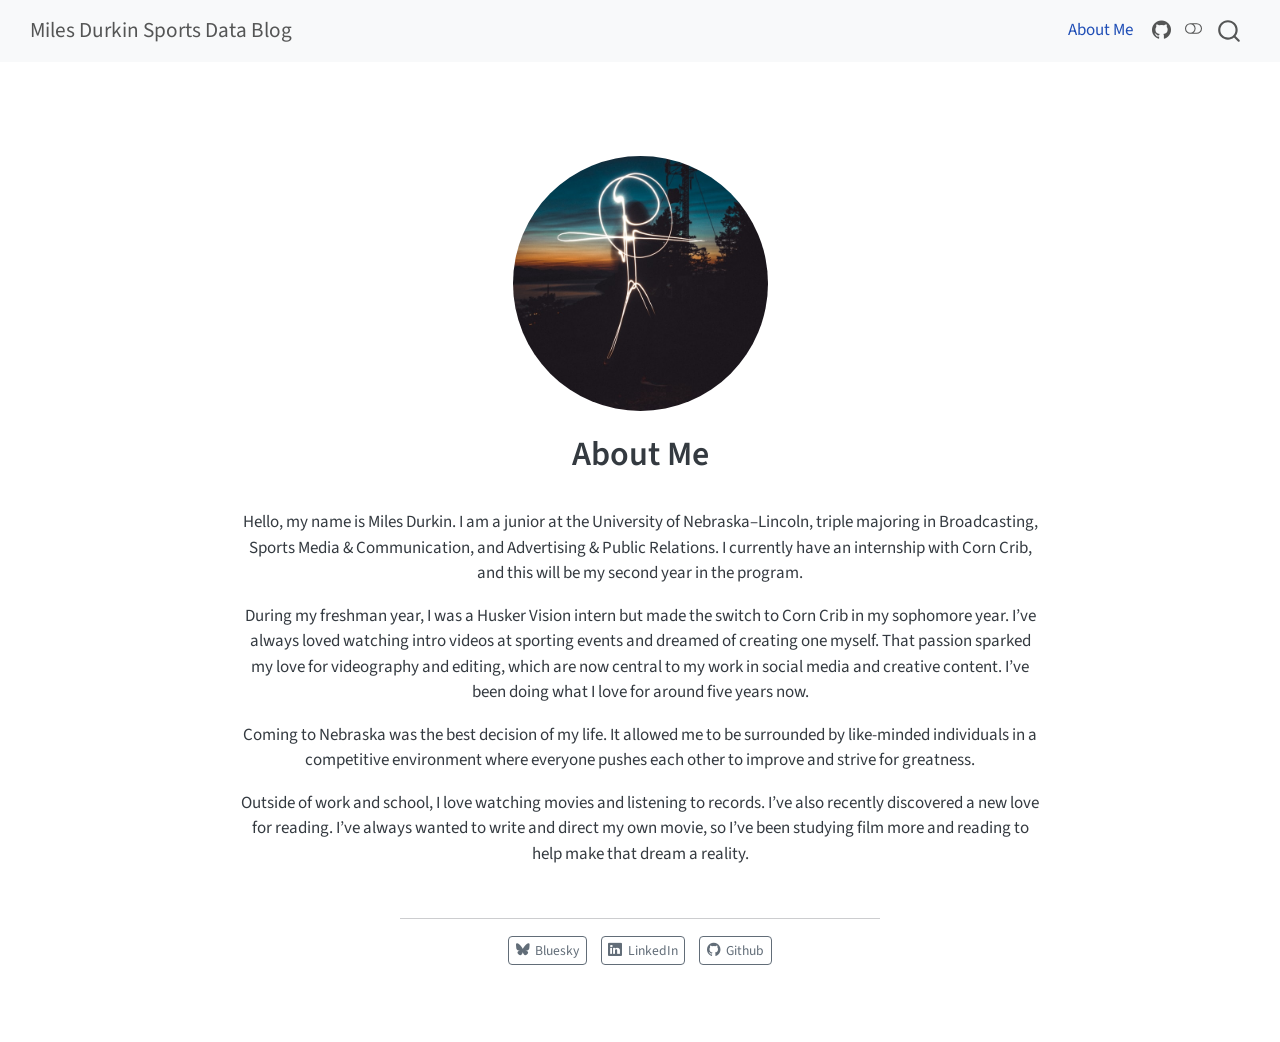
<file: about.html>
<!DOCTYPE html>
<html xmlns="http://www.w3.org/1999/xhtml" lang="en" xml:lang="en"><head>

<meta charset="utf-8">
<meta name="generator" content="quarto-1.9.36">

<meta name="viewport" content="width=device-width, initial-scale=1.0, user-scalable=yes">


<title>About Me – Miles Durkin Sports Data Blog</title>
<style>
/* Default styles provided by pandoc.
** See https://pandoc.org/MANUAL.html#variables-for-html for config info.
*/
code{white-space: pre-wrap;}
span.smallcaps{font-variant: small-caps;}
div.columns{display: flex; gap: min(4vw, 1.5em);}
div.column{flex: auto; overflow-x: auto;}
div.hanging-indent{margin-left: 1.5em; text-indent: -1.5em;}
ul.task-list{list-style: none;}
ul.task-list li input[type="checkbox"] {
  width: 0.8em;
  margin: 0 0.8em 0.2em -1em; /* quarto-specific, see https://github.com/quarto-dev/quarto-cli/issues/4556 */ 
  vertical-align: middle;
}
</style>


<script src="site_libs/quarto-nav/quarto-nav.js"></script>
<script src="site_libs/quarto-nav/headroom.min.js"></script>
<script src="site_libs/clipboard/clipboard.min.js"></script>
<script src="site_libs/quarto-search/autocomplete.umd.js"></script>
<script src="site_libs/quarto-search/fuse.min.js"></script>
<script src="site_libs/quarto-search/quarto-search.js"></script>
<meta name="quarto:offset" content="./">
<link href="./logo.png" rel="icon" type="image/png">
<script src="site_libs/quarto-html/quarto.js" type="module"></script>
<script src="site_libs/quarto-html/tabsets/tabsets.js" type="module"></script>
<script src="site_libs/quarto-html/popper.min.js"></script>
<script src="site_libs/quarto-html/tippy.umd.min.js"></script>
<link href="site_libs/quarto-html/tippy.css" rel="stylesheet">
<link href="site_libs/quarto-html/quarto-syntax-highlighting-845c23b38eaddc0f92fda52bfe77a8c8.css" rel="stylesheet" class="quarto-color-scheme" id="quarto-text-highlighting-styles">
<link href="site_libs/quarto-html/quarto-syntax-highlighting-dark-f418161beb48e0141c760e455f12af2c.css" rel="stylesheet" class="quarto-color-scheme quarto-color-alternate" id="quarto-text-highlighting-styles">
<link href="site_libs/quarto-html/quarto-syntax-highlighting-845c23b38eaddc0f92fda52bfe77a8c8.css" rel="stylesheet" class="quarto-color-scheme-extra" id="quarto-text-highlighting-styles">
<script src="site_libs/bootstrap/bootstrap.min.js"></script>
<link href="site_libs/bootstrap/bootstrap-icons.css" rel="stylesheet">
<link href="site_libs/bootstrap/bootstrap-158031087360bce0ff56dc785ce39e06.min.css" rel="stylesheet" append-hash="true" class="quarto-color-scheme" id="quarto-bootstrap" data-mode="light">
<link href="site_libs/bootstrap/bootstrap-dark-6c40bf383e92159f2b667a316070f79c.min.css" rel="stylesheet" append-hash="true" class="quarto-color-scheme quarto-color-alternate" id="quarto-bootstrap" data-mode="light">
<link href="site_libs/bootstrap/bootstrap-158031087360bce0ff56dc785ce39e06.min.css" rel="stylesheet" append-hash="true" class="quarto-color-scheme-extra" id="quarto-bootstrap" data-mode="light">
<script id="quarto-search-options" type="application/json">{
  "location": "navbar",
  "copy-button": false,
  "collapse-after": 3,
  "panel-placement": "end",
  "type": "overlay",
  "limit": 50,
  "keyboard-shortcut": [
    "f",
    "/",
    "s"
  ],
  "show-item-context": false,
  "language": {
    "search-no-results-text": "No results",
    "search-matching-documents-text": "matching documents",
    "search-copy-link-title": "Copy link to search",
    "search-hide-matches-text": "Hide additional matches",
    "search-more-match-text": "more match in this document",
    "search-more-matches-text": "more matches in this document",
    "search-clear-button-title": "Clear",
    "search-text-placeholder": "",
    "search-detached-cancel-button-title": "Cancel",
    "search-submit-button-title": "Submit",
    "search-label": "Search"
  }
}</script>


<link rel="stylesheet" href="styles.css">
</head>

<body class="nav-fixed fullcontent quarto-light"><script id="quarto-html-before-body" type="application/javascript">
    const toggleBodyColorMode = (bsSheetEl) => {
      const mode = bsSheetEl.getAttribute("data-mode");
      const bodyEl = window.document.querySelector("body");
      if (mode === "dark") {
        bodyEl.classList.add("quarto-dark");
        bodyEl.classList.remove("quarto-light");
      } else {
        bodyEl.classList.add("quarto-light");
        bodyEl.classList.remove("quarto-dark");
      }
    }
    const toggleBodyColorPrimary = () => {
      const bsSheetEl = window.document.querySelector("link#quarto-bootstrap:not([rel=disabled-stylesheet])");
      if (bsSheetEl) {
        toggleBodyColorMode(bsSheetEl);
      }
    }
    const setColorSchemeToggle = (alternate) => {
      const toggles = window.document.querySelectorAll('.quarto-color-scheme-toggle');
      for (let i=0; i < toggles.length; i++) {
        const toggle = toggles[i];
        if (toggle) {
          if (alternate) {
            toggle.classList.add("alternate");
          } else {
            toggle.classList.remove("alternate");
          }
        }
      }
    };
    const toggleColorMode = (alternate) => {
      // Switch the stylesheets
      const primaryStylesheets = window.document.querySelectorAll('link.quarto-color-scheme:not(.quarto-color-alternate)');
      const alternateStylesheets = window.document.querySelectorAll('link.quarto-color-scheme.quarto-color-alternate');
      manageTransitions('#quarto-margin-sidebar .nav-link', false);
      if (alternate) {
        // note: dark is layered on light, we don't disable primary!
        enableStylesheet(alternateStylesheets);
        for (const sheetNode of alternateStylesheets) {
          if (sheetNode.id === "quarto-bootstrap") {
            toggleBodyColorMode(sheetNode);
          }
        }
      } else {
        disableStylesheet(alternateStylesheets);
        enableStylesheet(primaryStylesheets)
        toggleBodyColorPrimary();
      }
      manageTransitions('#quarto-margin-sidebar .nav-link', true);
      // Switch the toggles
      setColorSchemeToggle(alternate)
      // Hack to workaround the fact that safari doesn't
      // properly recolor the scrollbar when toggling (#1455)
      if (navigator.userAgent.indexOf('Safari') > 0 && navigator.userAgent.indexOf('Chrome') == -1) {
        manageTransitions("body", false);
        window.scrollTo(0, 1);
        setTimeout(() => {
          window.scrollTo(0, 0);
          manageTransitions("body", true);
        }, 40);
      }
    }
    const disableStylesheet = (stylesheets) => {
      for (let i=0; i < stylesheets.length; i++) {
        const stylesheet = stylesheets[i];
        stylesheet.rel = 'disabled-stylesheet';
      }
    }
    const enableStylesheet = (stylesheets) => {
      for (let i=0; i < stylesheets.length; i++) {
        const stylesheet = stylesheets[i];
        if(stylesheet.rel !== 'stylesheet') { // for Chrome, which will still FOUC without this check
          stylesheet.rel = 'stylesheet';
        }
      }
    }
    const manageTransitions = (selector, allowTransitions) => {
      const els = window.document.querySelectorAll(selector);
      for (let i=0; i < els.length; i++) {
        const el = els[i];
        if (allowTransitions) {
          el.classList.remove('notransition');
        } else {
          el.classList.add('notransition');
        }
      }
    }
    const isFileUrl = () => {
      return window.location.protocol === 'file:';
    }
    const hasAlternateSentinel = () => {
      let styleSentinel = getColorSchemeSentinel();
      if (styleSentinel !== null) {
        return styleSentinel === "alternate";
      } else {
        return false;
      }
    }
    const setStyleSentinel = (alternate) => {
      const value = alternate ? "alternate" : "default";
      if (!isFileUrl()) {
        window.localStorage.setItem("quarto-color-scheme", value);
      } else {
        localAlternateSentinel = value;
      }
    }
    const getColorSchemeSentinel = () => {
      if (!isFileUrl()) {
        const storageValue = window.localStorage.getItem("quarto-color-scheme");
        return storageValue != null ? storageValue : localAlternateSentinel;
      } else {
        return localAlternateSentinel;
      }
    }
    const toggleGiscusIfUsed = (isAlternate, darkModeDefault) => {
      const baseTheme = document.querySelector('#giscus-base-theme')?.value ?? 'light';
      const alternateTheme = document.querySelector('#giscus-alt-theme')?.value ?? 'dark';
      let newTheme = '';
      if(authorPrefersDark) {
        newTheme = isAlternate ? baseTheme : alternateTheme;
      } else {
        newTheme = isAlternate ? alternateTheme : baseTheme;
      }
      const changeGiscusTheme = () => {
        // From: https://github.com/giscus/giscus/issues/336
        const sendMessage = (message) => {
          const iframe = document.querySelector('iframe.giscus-frame');
          if (!iframe) return;
          iframe.contentWindow.postMessage({ giscus: message }, 'https://giscus.app');
        }
        sendMessage({
          setConfig: {
            theme: newTheme
          }
        });
      }
      const isGiscussLoaded = window.document.querySelector('iframe.giscus-frame') !== null;
      if (isGiscussLoaded) {
        changeGiscusTheme();
      }
    };
    const authorPrefersDark = false;
    const darkModeDefault = authorPrefersDark;
      document.querySelector('link#quarto-text-highlighting-styles.quarto-color-scheme-extra').rel = 'disabled-stylesheet';
      document.querySelector('link#quarto-bootstrap.quarto-color-scheme-extra').rel = 'disabled-stylesheet';
    let localAlternateSentinel = darkModeDefault ? 'alternate' : 'default';
    // Dark / light mode switch
    window.quartoToggleColorScheme = () => {
      // Read the current dark / light value
      let toAlternate = !hasAlternateSentinel();
      toggleColorMode(toAlternate);
      setStyleSentinel(toAlternate);
      toggleGiscusIfUsed(toAlternate, darkModeDefault);
      window.dispatchEvent(new Event('resize'));
    };
    // Switch to dark mode if need be
    if (hasAlternateSentinel()) {
      toggleColorMode(true);
    } else {
      toggleColorMode(false);
    }
  </script>

<div id="quarto-search-results"></div>
  <header id="quarto-header" class="headroom fixed-top">
    <nav class="navbar navbar-expand-lg " data-bs-theme="dark">
      <div class="navbar-container container-fluid">
      <div class="navbar-brand-container mx-auto">
    <a class="navbar-brand" href="./index.html">
    <span class="navbar-title">Miles Durkin Sports Data Blog</span>
    </a>
  </div>
            <div id="quarto-search" class="" title="Search"></div>
          <button class="navbar-toggler" type="button" data-bs-toggle="collapse" data-bs-target="#navbarCollapse" aria-controls="navbarCollapse" role="menu" aria-expanded="false" aria-label="Toggle navigation" onclick="if (window.quartoToggleHeadroom) { window.quartoToggleHeadroom(); }">
  <span class="navbar-toggler-icon"></span>
</button>
          <div class="collapse navbar-collapse" id="navbarCollapse">
            <ul class="navbar-nav navbar-nav-scroll ms-auto">
  <li class="nav-item">
    <a class="nav-link active" href="./about.html" aria-current="page"> 
<span class="menu-text">About Me</span></a>
  </li>  
  <li class="nav-item compact">
    <a class="nav-link" href="https://github.com/milesdurkin"> <i class="bi bi-github" role="img">
</i> 
<span class="menu-text"></span></a>
  </li>  
</ul>
          </div> <!-- /navcollapse -->
            <div class="quarto-navbar-tools">
  <a href="" class="quarto-color-scheme-toggle quarto-navigation-tool  px-1" onclick="window.quartoToggleColorScheme(); return false;" title="Toggle dark mode"><i class="bi"></i></a>
</div>
      </div> <!-- /container-fluid -->
    </nav>
</header>
<!-- content -->
<div id="quarto-content" class="quarto-container page-columns page-rows-contents page-layout-article page-navbar">
<!-- sidebar -->
<!-- margin-sidebar -->
    
<!-- main -->
<div class="quarto-about-jolla">
  <img src="profile.jpg" class="about-image
  round " style="height: 15em; width: 15em;">
 <header id="title-block-header" class="quarto-title-block default">
<div class="quarto-title">
<h1 class="title">About Me</h1>
</div>
<div class="quarto-title-meta">
  </div>
</header><main class="content" id="quarto-document-content">

<p>Hello, my name is Miles Durkin. I am a junior at the University of Nebraska–Lincoln, triple majoring in Broadcasting, Sports Media &amp; Communication, and Advertising &amp; Public Relations. I currently have an internship with Corn Crib, and this will be my second year in the program.</p>
<p>During my freshman year, I was a Husker Vision intern but made the switch to Corn Crib in my sophomore year. I’ve always loved watching intro videos at sporting events and dreamed of creating one myself. That passion sparked my love for videography and editing, which are now central to my work in social media and creative content. I’ve been doing what I love for around five years now.</p>
<p>Coming to Nebraska was the best decision of my life. It allowed me to be surrounded by like-minded individuals in a competitive environment where everyone pushes each other to improve and strive for greatness.</p>
<p>Outside of work and school, I love watching movies and listening to records. I’ve also recently discovered a new love for reading. I’ve always wanted to write and direct my own movie, so I’ve been studying film more and reading to help make that dream a reality.</p>


</main> 
  <hr class="about-sep">
   <div class="about-links">
  <a href="https://bsky.app/" class="about-link" rel="" target="">
    <i class="bi bi-bluesky"></i>
     <span class="about-link-text">Bluesky</span>
  </a>
  <a href="https://linkedin.com" class="about-link" rel="" target="">
    <i class="bi bi-linkedin"></i>
     <span class="about-link-text">LinkedIn</span>
  </a>
  <a href="https://github.com" class="about-link" rel="" target="">
    <i class="bi bi-github"></i>
     <span class="about-link-text">Github</span>
  </a>
</div>
</div>
 <!-- /main -->
<script id="quarto-html-after-body" type="application/javascript">
  window.document.addEventListener("DOMContentLoaded", function (event) {
    // Ensure there is a toggle, if there isn't float one in the top right
    if (window.document.querySelector('.quarto-color-scheme-toggle') === null) {
      const a = window.document.createElement('a');
      a.classList.add('top-right');
      a.classList.add('quarto-color-scheme-toggle');
      a.href = "";
      a.onclick = function() { try { window.quartoToggleColorScheme(); } catch {} return false; };
      const i = window.document.createElement("i");
      i.classList.add('bi');
      a.appendChild(i);
      window.document.body.appendChild(a);
    }
    setColorSchemeToggle(hasAlternateSentinel())
    const isCodeAnnotation = (el) => {
      for (const clz of el.classList) {
        if (clz.startsWith('code-annotation-')) {                     
          return true;
        }
      }
      return false;
    }
    const onCopySuccess = function(e) {
      // button target
      const button = e.trigger;
      // don't keep focus
      button.blur();
      // flash "checked"
      button.classList.add('code-copy-button-checked');
      var currentTitle = button.getAttribute("title");
      button.setAttribute("title", "Copied!");
      let tooltip;
      if (window.bootstrap) {
        button.setAttribute("data-bs-toggle", "tooltip");
        button.setAttribute("data-bs-placement", "left");
        button.setAttribute("data-bs-title", "Copied!");
        tooltip = new bootstrap.Tooltip(button, 
          { trigger: "manual", 
            customClass: "code-copy-button-tooltip",
            offset: [0, -8]});
        tooltip.show();    
      }
      setTimeout(function() {
        if (tooltip) {
          tooltip.hide();
          button.removeAttribute("data-bs-title");
          button.removeAttribute("data-bs-toggle");
          button.removeAttribute("data-bs-placement");
        }
        button.setAttribute("title", currentTitle);
        button.classList.remove('code-copy-button-checked');
      }, 1000);
      // clear code selection
      e.clearSelection();
    }
    const getTextToCopy = function(trigger) {
      const outerScaffold = trigger.parentElement.cloneNode(true);
      const codeEl = outerScaffold.querySelector('code');
      for (const childEl of codeEl.children) {
        if (isCodeAnnotation(childEl)) {
          childEl.remove();
        }
      }
      return codeEl.innerText;
    }
    const clipboard = new window.ClipboardJS('.code-copy-button:not([data-in-quarto-modal])', {
      text: getTextToCopy
    });
    clipboard.on('success', onCopySuccess);
    if (window.document.getElementById('quarto-embedded-source-code-modal')) {
      const clipboardModal = new window.ClipboardJS('.code-copy-button[data-in-quarto-modal]', {
        text: getTextToCopy,
        container: window.document.getElementById('quarto-embedded-source-code-modal')
      });
      clipboardModal.on('success', onCopySuccess);
    }
      var localhostRegex = new RegExp(/^(?:http|https):\/\/localhost\:?[0-9]*\//);
      var mailtoRegex = new RegExp(/^mailto:/);
        var filterRegex = new RegExp('/' + window.location.host + '/');
      var isInternal = (href) => {
          return filterRegex.test(href) || localhostRegex.test(href) || mailtoRegex.test(href);
      }
      // Inspect non-navigation links and adorn them if external
     var links = window.document.querySelectorAll('a[href]:not(.nav-link):not(.navbar-brand):not(.toc-action):not(.sidebar-link):not(.sidebar-item-toggle):not(.pagination-link):not(.no-external):not([aria-hidden]):not(.dropdown-item):not(.quarto-navigation-tool):not(.about-link)');
      for (var i=0; i<links.length; i++) {
        const link = links[i];
        if (!isInternal(link.href)) {
          // undo the damage that might have been done by quarto-nav.js in the case of
          // links that we want to consider external
          if (link.dataset.originalHref !== undefined) {
            link.href = link.dataset.originalHref;
          }
        }
      }
    function tippyHover(el, contentFn, onTriggerFn, onUntriggerFn) {
      const config = {
        allowHTML: true,
        maxWidth: 500,
        delay: 100,
        arrow: false,
        appendTo: function(el) {
            return el.parentElement;
        },
        interactive: true,
        interactiveBorder: 10,
        theme: 'quarto',
        placement: 'bottom-start',
      };
      if (contentFn) {
        config.content = contentFn;
      }
      if (onTriggerFn) {
        config.onTrigger = onTriggerFn;
      }
      if (onUntriggerFn) {
        config.onUntrigger = onUntriggerFn;
      }
      window.tippy(el, config); 
    }
    const noterefs = window.document.querySelectorAll('a[role="doc-noteref"]');
    for (var i=0; i<noterefs.length; i++) {
      const ref = noterefs[i];
      tippyHover(ref, function() {
        // use id or data attribute instead here
        let href = ref.getAttribute('data-footnote-href') || ref.getAttribute('href');
        try { href = new URL(href).hash; } catch {}
        const id = href.replace(/^#\/?/, "");
        const note = window.document.getElementById(id);
        if (note) {
          return note.innerHTML;
        } else {
          return "";
        }
      });
    }
    const xrefs = window.document.querySelectorAll('a.quarto-xref');
    const processXRef = (id, note) => {
      // Strip column container classes
      const stripColumnClz = (el) => {
        el.classList.remove("page-full", "page-columns");
        if (el.children) {
          for (const child of el.children) {
            stripColumnClz(child);
          }
        }
      }
      stripColumnClz(note)
      if (id === null || id.startsWith('sec-')) {
        // Special case sections, only their first couple elements
        const container = document.createElement("div");
        if (note.children && note.children.length > 2) {
          container.appendChild(note.children[0].cloneNode(true));
          for (let i = 1; i < note.children.length; i++) {
            const child = note.children[i];
            if (child.tagName === "P" && child.innerText === "") {
              continue;
            } else {
              container.appendChild(child.cloneNode(true));
              break;
            }
          }
          if (window.Quarto?.typesetMath) {
            window.Quarto.typesetMath(container);
          }
          return container.innerHTML
        } else {
          if (window.Quarto?.typesetMath) {
            window.Quarto.typesetMath(note);
          }
          return note.innerHTML;
        }
      } else {
        // Remove any anchor links if they are present
        const anchorLink = note.querySelector('a.anchorjs-link');
        if (anchorLink) {
          anchorLink.remove();
        }
        if (window.Quarto?.typesetMath) {
          window.Quarto.typesetMath(note);
        }
        if (note.classList.contains("callout")) {
          return note.outerHTML;
        } else {
          return note.innerHTML;
        }
      }
    }
    for (var i=0; i<xrefs.length; i++) {
      const xref = xrefs[i];
      tippyHover(xref, undefined, function(instance) {
        instance.disable();
        let url = xref.getAttribute('href');
        let hash = undefined; 
        if (url.startsWith('#')) {
          hash = url;
        } else {
          try { hash = new URL(url).hash; } catch {}
        }
        if (hash) {
          const id = hash.replace(/^#\/?/, "");
          const note = window.document.getElementById(id);
          if (note !== null) {
            try {
              const html = processXRef(id, note.cloneNode(true));
              instance.setContent(html);
            } finally {
              instance.enable();
              instance.show();
            }
          } else {
            // See if we can fetch this
            fetch(url.split('#')[0])
            .then(res => res.text())
            .then(html => {
              const parser = new DOMParser();
              const htmlDoc = parser.parseFromString(html, "text/html");
              const note = htmlDoc.getElementById(id);
              if (note !== null) {
                const html = processXRef(id, note);
                instance.setContent(html);
              } 
            }).finally(() => {
              instance.enable();
              instance.show();
            });
          }
        } else {
          // See if we can fetch a full url (with no hash to target)
          // This is a special case and we should probably do some content thinning / targeting
          fetch(url)
          .then(res => res.text())
          .then(html => {
            const parser = new DOMParser();
            const htmlDoc = parser.parseFromString(html, "text/html");
            const note = htmlDoc.querySelector('main.content');
            if (note !== null) {
              // This should only happen for chapter cross references
              // (since there is no id in the URL)
              // remove the first header
              if (note.children.length > 0 && note.children[0].tagName === "HEADER") {
                note.children[0].remove();
              }
              const html = processXRef(null, note);
              instance.setContent(html);
            } 
          }).finally(() => {
            instance.enable();
            instance.show();
          });
        }
      }, function(instance) {
      });
    }
        let selectedAnnoteEl;
        const selectorForAnnotation = ( cell, annotation) => {
          let cellAttr = 'data-code-cell="' + cell + '"';
          let lineAttr = 'data-code-annotation="' +  annotation + '"';
          const selector = 'span[' + cellAttr + '][' + lineAttr + ']';
          return selector;
        }
        const selectCodeLines = (annoteEl) => {
          const doc = window.document;
          const targetCell = annoteEl.getAttribute("data-target-cell");
          const targetAnnotation = annoteEl.getAttribute("data-target-annotation");
          const annoteSpan = window.document.querySelector(selectorForAnnotation(targetCell, targetAnnotation));
          const lines = annoteSpan.getAttribute("data-code-lines").split(",");
          const lineIds = lines.map((line) => {
            return targetCell + "-" + line;
          })
          let top = null;
          let height = null;
          let parent = null;
          if (lineIds.length > 0) {
              //compute the position of the single el (top and bottom and make a div)
              const el = window.document.getElementById(lineIds[0]);
              top = el.offsetTop;
              height = el.offsetHeight;
              parent = el.parentElement.parentElement;
            if (lineIds.length > 1) {
              const lastEl = window.document.getElementById(lineIds[lineIds.length - 1]);
              const bottom = lastEl.offsetTop + lastEl.offsetHeight;
              height = bottom - top;
            }
            if (top !== null && height !== null && parent !== null) {
              // cook up a div (if necessary) and position it 
              let div = window.document.getElementById("code-annotation-line-highlight");
              if (div === null) {
                div = window.document.createElement("div");
                div.setAttribute("id", "code-annotation-line-highlight");
                div.style.position = 'absolute';
                parent.appendChild(div);
              }
              div.style.top = top - 2 + "px";
              div.style.height = height + 4 + "px";
              div.style.left = 0;
              let gutterDiv = window.document.getElementById("code-annotation-line-highlight-gutter");
              if (gutterDiv === null) {
                gutterDiv = window.document.createElement("div");
                gutterDiv.setAttribute("id", "code-annotation-line-highlight-gutter");
                gutterDiv.style.position = 'absolute';
                const codeCell = window.document.getElementById(targetCell);
                const gutter = codeCell.querySelector('.code-annotation-gutter');
                gutter.appendChild(gutterDiv);
              }
              gutterDiv.style.top = top - 2 + "px";
              gutterDiv.style.height = height + 4 + "px";
            }
            selectedAnnoteEl = annoteEl;
          }
        };
        const unselectCodeLines = () => {
          const elementsIds = ["code-annotation-line-highlight", "code-annotation-line-highlight-gutter"];
          elementsIds.forEach((elId) => {
            const div = window.document.getElementById(elId);
            if (div) {
              div.remove();
            }
          });
          selectedAnnoteEl = undefined;
        };
          // Handle positioning of the toggle
      window.addEventListener(
        "resize",
        throttle(() => {
          elRect = undefined;
          if (selectedAnnoteEl) {
            selectCodeLines(selectedAnnoteEl);
          }
        }, 10)
      );
      function throttle(fn, ms) {
      let throttle = false;
      let timer;
        return (...args) => {
          if(!throttle) { // first call gets through
              fn.apply(this, args);
              throttle = true;
          } else { // all the others get throttled
              if(timer) clearTimeout(timer); // cancel #2
              timer = setTimeout(() => {
                fn.apply(this, args);
                timer = throttle = false;
              }, ms);
          }
        };
      }
        // Attach click handler to the DT
        const annoteDls = window.document.querySelectorAll('dt[data-target-cell]');
        for (const annoteDlNode of annoteDls) {
          annoteDlNode.addEventListener('click', (event) => {
            const clickedEl = event.target;
            if (clickedEl !== selectedAnnoteEl) {
              unselectCodeLines();
              const activeEl = window.document.querySelector('dt[data-target-cell].code-annotation-active');
              if (activeEl) {
                activeEl.classList.remove('code-annotation-active');
              }
              selectCodeLines(clickedEl);
              clickedEl.classList.add('code-annotation-active');
            } else {
              // Unselect the line
              unselectCodeLines();
              clickedEl.classList.remove('code-annotation-active');
            }
          });
        }
    const findCites = (el) => {
      const parentEl = el.parentElement;
      if (parentEl) {
        const cites = parentEl.dataset.cites;
        if (cites) {
          return {
            el,
            cites: cites.split(' ')
          };
        } else {
          return findCites(el.parentElement)
        }
      } else {
        return undefined;
      }
    };
    var bibliorefs = window.document.querySelectorAll('a[role="doc-biblioref"]');
    for (var i=0; i<bibliorefs.length; i++) {
      const ref = bibliorefs[i];
      const citeInfo = findCites(ref);
      if (citeInfo) {
        tippyHover(citeInfo.el, function() {
          var popup = window.document.createElement('div');
          citeInfo.cites.forEach(function(cite) {
            var citeDiv = window.document.createElement('div');
            citeDiv.classList.add('hanging-indent');
            citeDiv.classList.add('csl-entry');
            var biblioDiv = window.document.getElementById('ref-' + cite);
            if (biblioDiv) {
              citeDiv.innerHTML = biblioDiv.innerHTML;
            }
            popup.appendChild(citeDiv);
          });
          return popup.innerHTML;
        });
      }
    }
  });
  </script>
</div> <!-- /content -->




</body></html>
</file>
<file: site_libs/quarto-html/tippy.css>
.tippy-box[data-animation=fade][data-state=hidden]{opacity:0}[data-tippy-root]{max-width:calc(100vw - 10px)}.tippy-box{position:relative;background-color:#333;color:#fff;border-radius:4px;font-size:14px;line-height:1.4;white-space:normal;outline:0;transition-property:transform,visibility,opacity}.tippy-box[data-placement^=top]>.tippy-arrow{bottom:0}.tippy-box[data-placement^=top]>.tippy-arrow:before{bottom:-7px;left:0;border-width:8px 8px 0;border-top-color:initial;transform-origin:center top}.tippy-box[data-placement^=bottom]>.tippy-arrow{top:0}.tippy-box[data-placement^=bottom]>.tippy-arrow:before{top:-7px;left:0;border-width:0 8px 8px;border-bottom-color:initial;transform-origin:center bottom}.tippy-box[data-placement^=left]>.tippy-arrow{right:0}.tippy-box[data-placement^=left]>.tippy-arrow:before{border-width:8px 0 8px 8px;border-left-color:initial;right:-7px;transform-origin:center left}.tippy-box[data-placement^=right]>.tippy-arrow{left:0}.tippy-box[data-placement^=right]>.tippy-arrow:before{left:-7px;border-width:8px 8px 8px 0;border-right-color:initial;transform-origin:center right}.tippy-box[data-inertia][data-state=visible]{transition-timing-function:cubic-bezier(.54,1.5,.38,1.11)}.tippy-arrow{width:16px;height:16px;color:#333}.tippy-arrow:before{content:"";position:absolute;border-color:transparent;border-style:solid}.tippy-content{position:relative;padding:5px 9px;z-index:1}
</file>
<file: site_libs/quarto-html/quarto-syntax-highlighting-845c23b38eaddc0f92fda52bfe77a8c8.css>
/* quarto syntax highlight colors */
:root {
  --quarto-hl-ot-color: #003B4F;
  --quarto-hl-at-color: #657422;
  --quarto-hl-ss-color: #20794D;
  --quarto-hl-an-color: #5E5E5E;
  --quarto-hl-fu-color: #4758AB;
  --quarto-hl-st-color: #20794D;
  --quarto-hl-cf-color: #003B4F;
  --quarto-hl-op-color: #5E5E5E;
  --quarto-hl-er-color: #AD0000;
  --quarto-hl-bn-color: #AD0000;
  --quarto-hl-al-color: #AD0000;
  --quarto-hl-va-color: #111111;
  --quarto-hl-bu-color: inherit;
  --quarto-hl-ex-color: inherit;
  --quarto-hl-pp-color: #AD0000;
  --quarto-hl-in-color: #5E5E5E;
  --quarto-hl-vs-color: #20794D;
  --quarto-hl-wa-color: #5E5E5E;
  --quarto-hl-do-color: #5E5E5E;
  --quarto-hl-im-color: #00769E;
  --quarto-hl-ch-color: #20794D;
  --quarto-hl-dt-color: #AD0000;
  --quarto-hl-fl-color: #AD0000;
  --quarto-hl-co-color: #5E5E5E;
  --quarto-hl-cv-color: #5E5E5E;
  --quarto-hl-cn-color: #8f5902;
  --quarto-hl-sc-color: #5E5E5E;
  --quarto-hl-dv-color: #AD0000;
  --quarto-hl-kw-color: #003B4F;
}

/* other quarto variables */
:root {
  --quarto-font-monospace: SFMono-Regular, Menlo, Monaco, Consolas, "Liberation Mono", "Courier New", monospace;
}

/* syntax highlight based on Pandoc's rules */
pre > code.sourceCode > span {
  color: #003B4F;
}

code.sourceCode > span {
  color: #003B4F;
}

div.sourceCode,
div.sourceCode pre.sourceCode {
  color: #003B4F;
}

/* Normal */
code span {
  color: #003B4F;
}

/* Alert */
code span.al {
  color: #AD0000;
  font-style: inherit;
}

/* Annotation */
code span.an {
  color: #5E5E5E;
  font-style: inherit;
}

/* Attribute */
code span.at {
  color: #657422;
  font-style: inherit;
}

/* BaseN */
code span.bn {
  color: #AD0000;
  font-style: inherit;
}

/* BuiltIn */
code span.bu {
  font-style: inherit;
}

/* ControlFlow */
code span.cf {
  color: #003B4F;
  font-weight: bold;
  font-style: inherit;
}

/* Char */
code span.ch {
  color: #20794D;
  font-style: inherit;
}

/* Constant */
code span.cn {
  color: #8f5902;
  font-style: inherit;
}

/* Comment */
code span.co {
  color: #5E5E5E;
  font-style: inherit;
}

/* CommentVar */
code span.cv {
  color: #5E5E5E;
  font-style: italic;
}

/* Documentation */
code span.do {
  color: #5E5E5E;
  font-style: italic;
}

/* DataType */
code span.dt {
  color: #AD0000;
  font-style: inherit;
}

/* DecVal */
code span.dv {
  color: #AD0000;
  font-style: inherit;
}

/* Error */
code span.er {
  color: #AD0000;
  font-style: inherit;
}

/* Extension */
code span.ex {
  font-style: inherit;
}

/* Float */
code span.fl {
  color: #AD0000;
  font-style: inherit;
}

/* Function */
code span.fu {
  color: #4758AB;
  font-style: inherit;
}

/* Import */
code span.im {
  color: #00769E;
  font-style: inherit;
}

/* Information */
code span.in {
  color: #5E5E5E;
  font-style: inherit;
}

/* Keyword */
code span.kw {
  color: #003B4F;
  font-weight: bold;
  font-style: inherit;
}

/* Operator */
code span.op {
  color: #5E5E5E;
  font-style: inherit;
}

/* Other */
code span.ot {
  color: #003B4F;
  font-style: inherit;
}

/* Preprocessor */
code span.pp {
  color: #AD0000;
  font-style: inherit;
}

/* SpecialChar */
code span.sc {
  color: #5E5E5E;
  font-style: inherit;
}

/* SpecialString */
code span.ss {
  color: #20794D;
  font-style: inherit;
}

/* String */
code span.st {
  color: #20794D;
  font-style: inherit;
}

/* Variable */
code span.va {
  color: #111111;
  font-style: inherit;
}

/* VerbatimString */
code span.vs {
  color: #20794D;
  font-style: inherit;
}

/* Warning */
code span.wa {
  color: #5E5E5E;
  font-style: italic;
}

.prevent-inlining {
  content: "</";
}

/*# sourceMappingURL=ac89f0bb514bba72461919f78549e31c.css.map */
</file>
<file: site_libs/quarto-html/quarto-syntax-highlighting-dark-f418161beb48e0141c760e455f12af2c.css>
/* quarto syntax highlight colors */
:root {
  --quarto-hl-al-color: #f07178;
  --quarto-hl-an-color: #d4d0ab;
  --quarto-hl-at-color: #00e0e0;
  --quarto-hl-bn-color: #d4d0ab;
  --quarto-hl-bu-color: #abe338;
  --quarto-hl-ch-color: #abe338;
  --quarto-hl-co-color: #f8f8f2;
  --quarto-hl-cv-color: #ffd700;
  --quarto-hl-cn-color: #ffd700;
  --quarto-hl-cf-color: #ffa07a;
  --quarto-hl-dt-color: #ffa07a;
  --quarto-hl-dv-color: #d4d0ab;
  --quarto-hl-do-color: #f8f8f2;
  --quarto-hl-er-color: #f07178;
  --quarto-hl-ex-color: #00e0e0;
  --quarto-hl-fl-color: #d4d0ab;
  --quarto-hl-fu-color: #ffa07a;
  --quarto-hl-im-color: #abe338;
  --quarto-hl-in-color: #d4d0ab;
  --quarto-hl-kw-color: #ffa07a;
  --quarto-hl-op-color: #ffa07a;
  --quarto-hl-ot-color: #00e0e0;
  --quarto-hl-pp-color: #dcc6e0;
  --quarto-hl-re-color: #00e0e0;
  --quarto-hl-sc-color: #abe338;
  --quarto-hl-ss-color: #abe338;
  --quarto-hl-st-color: #abe338;
  --quarto-hl-va-color: #00e0e0;
  --quarto-hl-vs-color: #abe338;
  --quarto-hl-wa-color: #dcc6e0;
}

/* other quarto variables */
:root {
  --quarto-font-monospace: SFMono-Regular, Menlo, Monaco, Consolas, "Liberation Mono", "Courier New", monospace;
}

/* syntax highlight based on Pandoc's rules */
pre > code.sourceCode > span {
  color: #f8f8f2;
}

code.sourceCode > span {
  color: #f8f8f2;
}

div.sourceCode,
div.sourceCode pre.sourceCode {
  color: #f8f8f2;
}

/* Normal */
code span {
  color: #f8f8f2;
}

/* Alert */
code span.al {
  color: #f07178;
}

/* Annotation */
code span.an {
  color: #d4d0ab;
}

/* Attribute */
code span.at {
  color: #00e0e0;
}

/* BaseN */
code span.bn {
  color: #d4d0ab;
}

/* BuiltIn */
code span.bu {
  color: #abe338;
}

/* ControlFlow */
code span.cf {
  font-weight: bold;
  color: #ffa07a;
}

/* Char */
code span.ch {
  color: #abe338;
}

/* Constant */
code span.cn {
  color: #ffd700;
}

/* Comment */
code span.co {
  font-style: italic;
  color: #f8f8f2;
}

/* CommentVar */
code span.cv {
  color: #ffd700;
}

/* Documentation */
code span.do {
  color: #f8f8f2;
}

/* DataType */
code span.dt {
  color: #ffa07a;
}

/* DecVal */
code span.dv {
  color: #d4d0ab;
}

/* Error */
code span.er {
  color: #f07178;
  text-decoration: underline;
}

/* Extension */
code span.ex {
  font-weight: bold;
  color: #00e0e0;
}

/* Float */
code span.fl {
  color: #d4d0ab;
}

/* Function */
code span.fu {
  color: #ffa07a;
}

/* Import */
code span.im {
  color: #abe338;
}

/* Information */
code span.in {
  color: #d4d0ab;
}

/* Keyword */
code span.kw {
  font-weight: bold;
  color: #ffa07a;
}

/* Operator */
code span.op {
  color: #ffa07a;
}

/* Other */
code span.ot {
  color: #00e0e0;
}

/* Preprocessor */
code span.pp {
  color: #dcc6e0;
}

/* RegionMarker */
code span.re {
  background-color: #f8f8f2;
  color: #00e0e0;
}

/* SpecialChar */
code span.sc {
  color: #abe338;
}

/* SpecialString */
code span.ss {
  color: #abe338;
}

/* String */
code span.st {
  color: #abe338;
}

/* Variable */
code span.va {
  color: #00e0e0;
}

/* VerbatimString */
code span.vs {
  color: #abe338;
}

/* Warning */
code span.wa {
  color: #dcc6e0;
}

.prevent-inlining {
  content: "</";
}

/*# sourceMappingURL=378c2a0cc31455d06730fbe37c8f3789.css.map */
</file>
<file: styles.css>
/* css styles */
</file>
